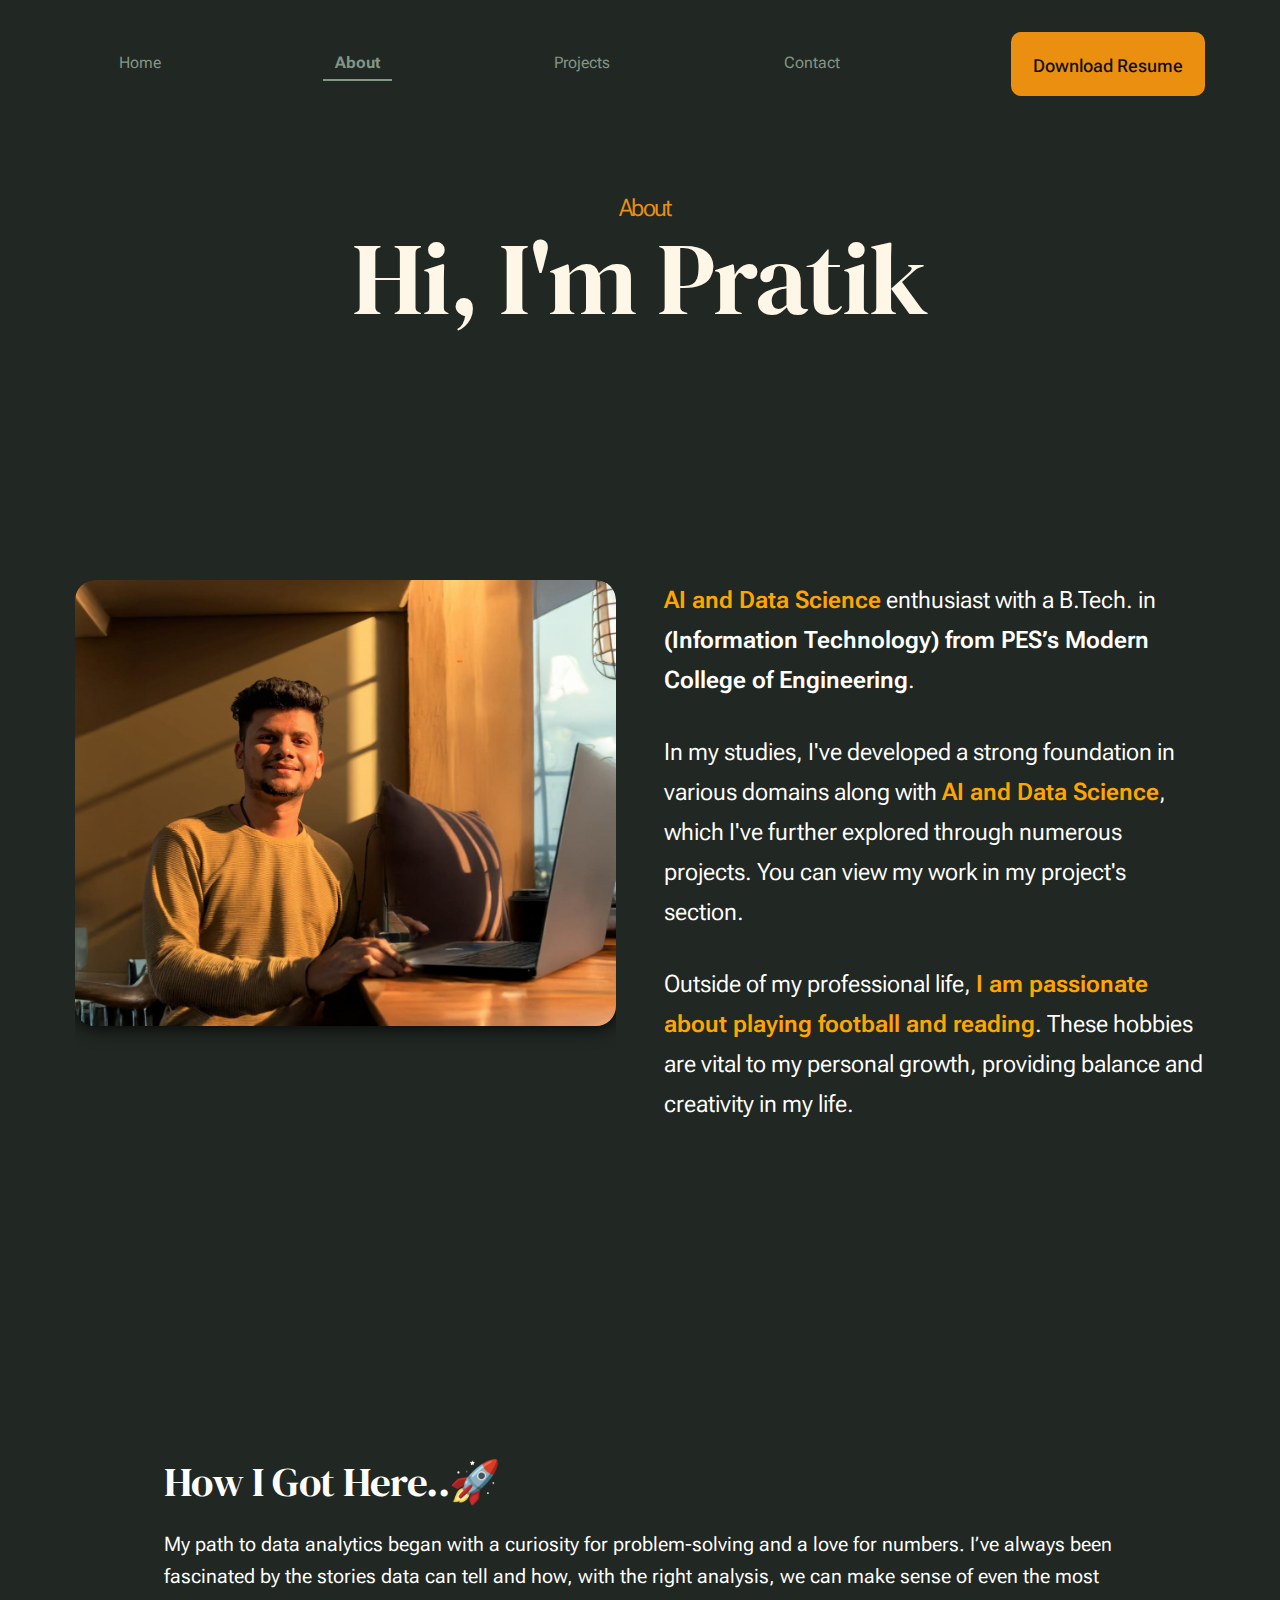
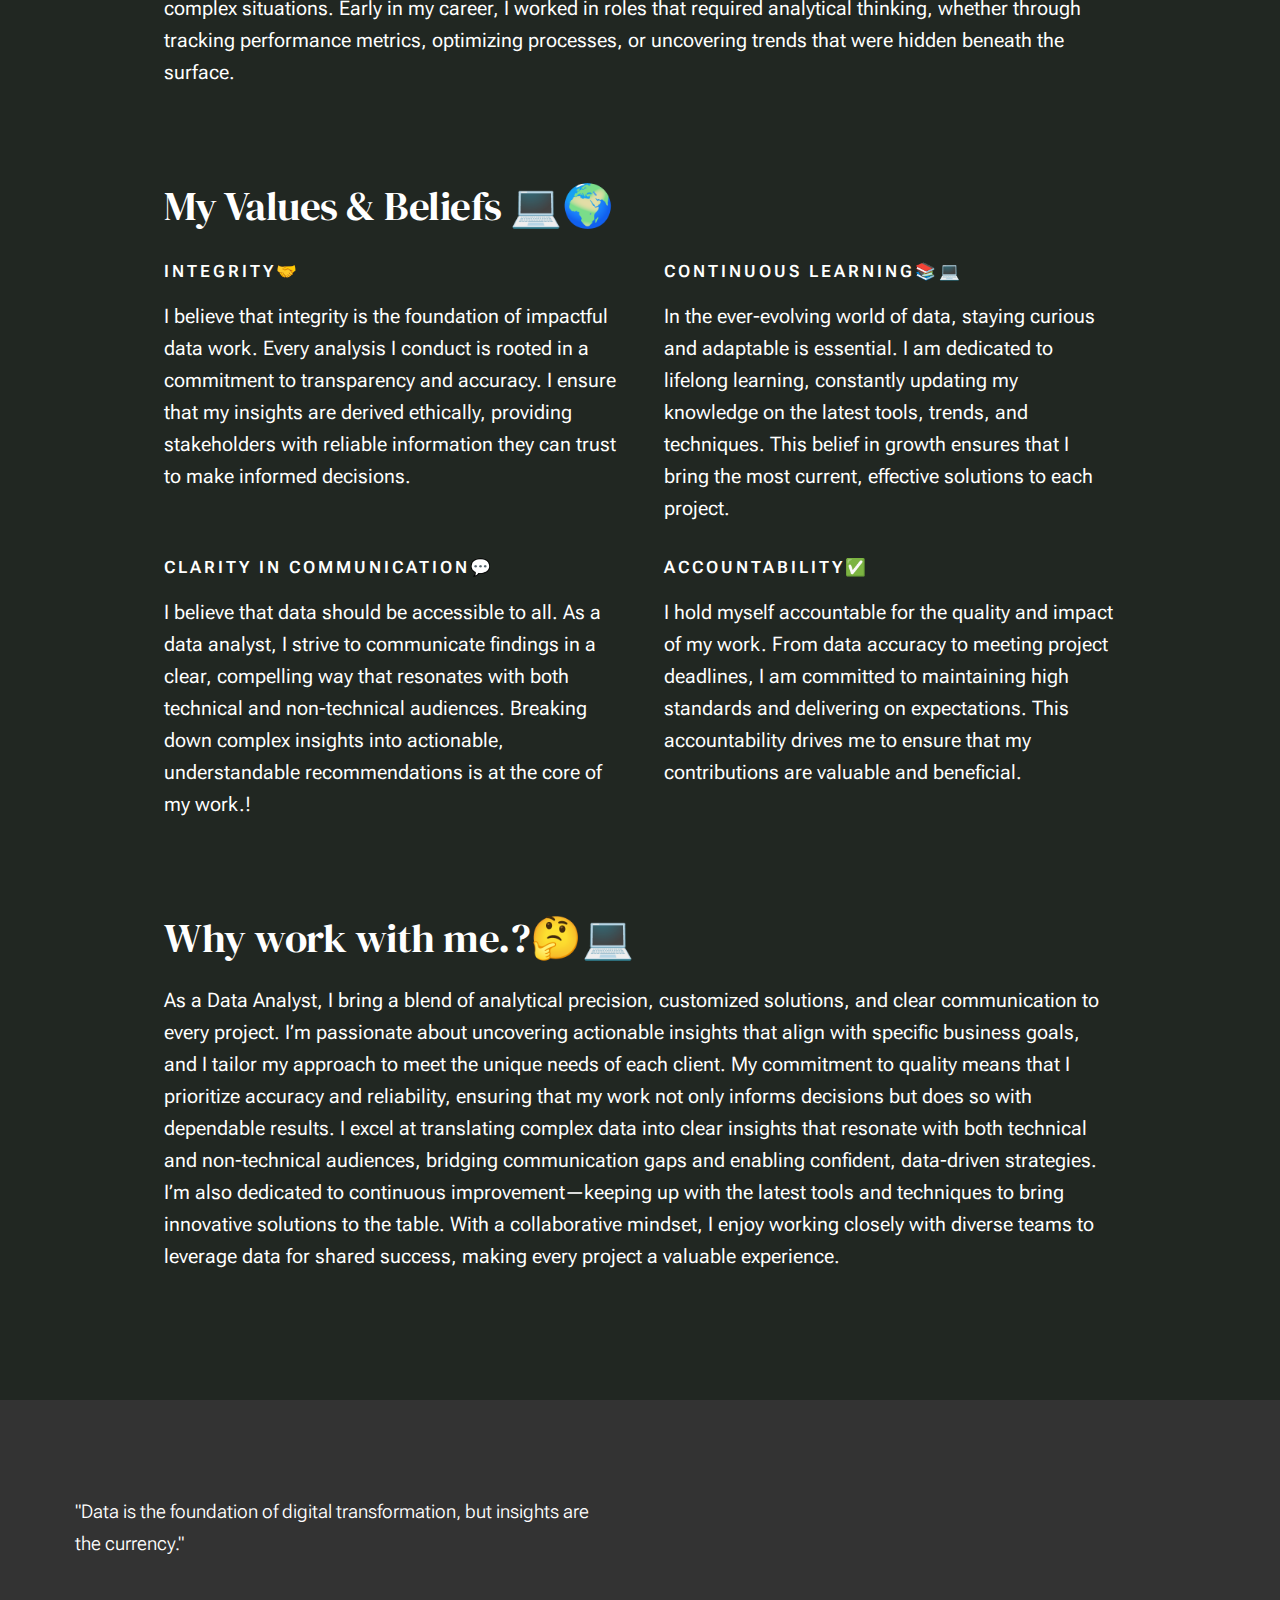
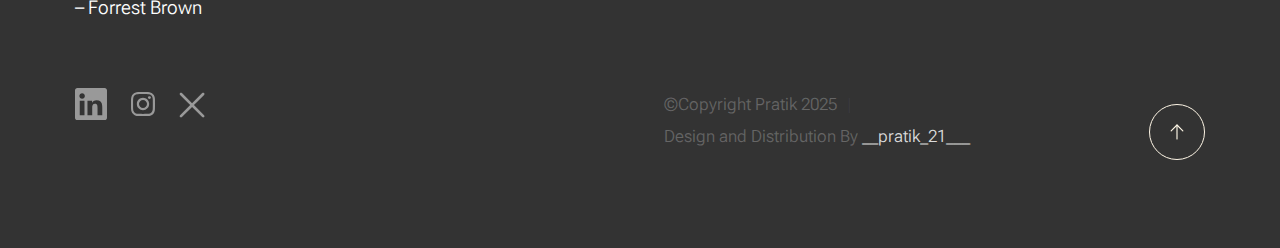
<file: about.html>
<!DOCTYPE html>
<html lang="en" class="no-js" >
<head>

    <!--- basic page needs
    ================================================== -->
    <meta charset="utf-8">
    <meta name="viewport" content="width=device-width, initial-scale=1">
    <title>About - Pratik</title>

    <script>
        document.documentElement.classList.remove('no-js');
        document.documentElement.classList.add('js');
    </script>

    <!-- CSS
    ================================================== -->
    <link rel="stylesheet" href="css/vendor.css">
    <link rel="stylesheet" href="css/styles.css">

    <!-- favicons
    ================================================== -->
    <link rel="apple-touch-icon" sizes="180x180" href="apple-touch-icon.png">
    <link rel="icon" type="image/png" sizes="32x32" href="favicon-32x32.png">
    <link rel="icon" type="image/png" sizes="16x16" href="favicon-16x16.png">
    <link rel="manifest" href="site.webmanifest">

</head>


<body id="top">


    <!-- preloader
    ================================================== -->
    <div id="preloader">
        <div id="loader" class="dots-fade">
            <div></div>
            <div></div>
            <div></div>
        </div>
    </div>


    <!-- page wrap
    ================================================== -->
    <div id="page" class="s-pagewrap">


        <!-- # site header 
        ================================================== -->
        <header class="s-header">
            <!-- <div class="snowfall"></div>
            <style>
                .snowfall {
                    position: fixed;
                    top: 0;
                    left: 0;
                    width: 100%;
                    height: 100%;
                    pointer-events: none;
                    z-index: 9999;
                    background: transparent;
                    overflow: hidden;
                }
            
                .snowflake {
                    position: absolute;
                    top: -10px;
                    color: white; /* Snowflake color */
                    font-size: 24px; /* Base size */
                    pointer-events: none;
                    animation: fall linear infinite;
                    user-select: none; /* Prevent text selection */
                }
            
                @keyframes fall {
                    to {
                        transform: translateY(100vh);
                    }
                }
            </style>
            <script>
                document.addEventListener('DOMContentLoaded', function () {
                    const snowContainer = document.querySelector('.snowfall');
                    const snowflakeCharacters = ['❄', '❅', '❆']; // Different snowflake characters for variety
            
                    for (let i = 0; i < 100; i++) {
                        const snowflake = document.createElement('div');
                        snowflake.classList.add('snowflake');
                        snowflake.textContent = snowflakeCharacters[Math.floor(Math.random() * snowflakeCharacters.length)]; // Random snowflake character
                        snowflake.style.left = `${Math.random() * 100}vw`; // Random horizontal position
                        snowflake.style.animationDuration = `${Math.random() * 5 + 5}s`; // Random fall speed (5-10 seconds)
                        snowflake.style.animationDelay = `${Math.random() * 5}s`; // Random delay before starting
                        snowflake.style.fontSize = `${Math.random() * 20 + 10}px`; // Random size (10-30px)
                        snowflake.style.opacity = `${Math.random() * 0.7 + 0.3}`; // Random opacity (0.3-1)
                        snowflake.style.filter = `blur(${Math.random() * 2}px)`; // Slight blur for a more natural look
                        snowContainer.appendChild(snowflake);
                    }
                });
            </script> -->

            <div class="row s-header__inner width-sixteen-col">

                <div class="s-header__block">
                    <div class="s-header__logo">
                        <a class="logo" href="index.html">
                            <!-- <img src="images/logo.svg" alt="Homepage"> -->
                        </a>
                    </div>

                    <a class="s-header__menu-toggle" href="#0"><span>Menu</span></a>
                </div> <!-- end s-header__block -->

                <nav class="s-header__nav">
    
                    <ul class="s-header__menu-links" style="list-style: none; padding: 0;">
                        <li style="display: inline-block; margin-right: 150px;"><a href="index.html" style="text-decoration: none;">Home</a></li>
                        <li style="display: inline-block; margin-right: 150px;" class="active"><a href="about.html" style="text-decoration: none; font-weight: bold; border-bottom: 2px solid;">About</a></li>
                        <li style="display: inline-block; margin-right: 150px;"><a href="projects.html" style="text-decoration: none;">Projects</a></li>
                        <li style="display: inline-block; margin-right: 0;"><a href="contact.html" style="text-decoration: none;">Contact</a></li>
                    </ul>
                    <style>
                        .s-header__menu-links li a:hover {
                            text-decoration: underline; /* Simple underline on hover */
                            text-shadow: 0 0 10px rgba(255, 255, 255, 1); /* White glow effect */
                        }
                        </style>

                    <style>
                    .s-header__menu-links li a:hover {
                        text-decoration: underline; /* Simple underline on hover */
                    }
                    </style>
                    <style>
                    .s-header__menu-links li a:hover {
                        text-decoration: underline; /* Simple underline on hover */
                    }
                    </style>
                    
                    
                    <div class="s-header__contact">
                        <div class="s-header__contact">
                            <a href="https://drive.google.com/file/d/1UyCo1n63ZS_0uG_BxPFRbAB75mAkcD_A/view?usp=sharing" 
                            class="btn btn--primary s-header__contact-btn" 
                            download 
                            style="padding: 2px 20px; font-size: 18px; position: relative; z-index: 0; border-radius: 10px; text-decoration: none; color: #111; background: #ea8f10;" 
                            onclick="playSound(); triggerSparkles(event)">
                             Download Resume
                         </a>
                         
                         <audio id="buttonSound" src="click-sound.mp3"></audio>
                         
                         <script>
                             function playSound() {
                                 const sound = document.getElementById('buttonSound');
                                 sound.play();
                             }
                         
                             function triggerSparkles(event) {
                                 const button = event.currentTarget; // Get the button element
                                 const sparklesContainer = document.createElement('div');
                                 sparklesContainer.classList.add('sparkles');
                         
                                 // Position the sparkles container relative to the button
                                 const buttonRect = button.getBoundingClientRect();
                                 const spread = 20; // Spread distance in pixels
                                 sparklesContainer.style.position = 'absolute';
                                 sparklesContainer.style.top = `${buttonRect.top - spread}px`; // Spread above
                                 sparklesContainer.style.left = `${buttonRect.left - spread}px`; // Spread to the left
                                 sparklesContainer.style.width = `${buttonRect.width + spread * 2}px`; // Spread horizontally
                                 sparklesContainer.style.height = `${buttonRect.height + spread * 2}px`; // Spread vertically
                                 sparklesContainer.style.pointerEvents = 'none'; // Ensure sparkles don't interfere with clicks
                         
                                 for (let i = 0; i < 50; i++) { // Increase number of sparkles for a richer effect
                                     const sparkle = document.createElement('div');
                                     sparkle.classList.add('sparkle');
                                     sparkle.style.left = `${Math.random() * 100}%`;
                                     sparkle.style.top = `${Math.random() * 100}%`;
                                     sparkle.style.backgroundColor = `hsl(${Math.random() * 360}, 100%, 75%)`; // Colorful sparkles
                                     sparkle.style.animationDuration = `${Math.random() * 1 + 0.5}s`; // Randomize animation speed
                                     sparkle.style.animationDelay = `${Math.random() * 0.5}s`; // Randomize delay for a staggered effect
                                     sparklesContainer.appendChild(sparkle);
                                 }
                         
                                 document.body.appendChild(sparklesContainer);
                         
                                 setTimeout(() => {
                                     document.body.removeChild(sparklesContainer);
                                 }, 1500); // Remove after 1.5 seconds
                             }
                         </script>
                         
                         <style>
                             .sparkles {
                                 position: absolute;
                                 top: 0;
                                 left: 0;
                                 width: 100%;
                                 height: 100%;
                                 pointer-events: none;
                                 z-index: 10;
                                 opacity: 0;
                                 animation: sparkle 1.5s ease-out forwards;
                                 overflow: visible; /* Allow sparkles to spread beyond the container */
                             }
                         
                             @keyframes sparkle {
                                 0% {
                                     opacity: 1;
                                     transform: scale(0.5);
                                 }
                                 100% {
                                     opacity: 0;
                                     transform: scale(1.5);
                                 }
                             }
                         
                             .sparkle {
                                 position: absolute;
                                 width: 10px;
                                 height: 10px;
                                 background-color: #fff;
                                 border-radius: 50%;
                                 animation: sparkleEffect 1.5s ease-out infinite;
                                 opacity: 0.8;
                                 transform-origin: center;
                             }
                         
                             @keyframes sparkleEffect {
                                 0% {
                                     transform: translate(0, 0) scale(1) rotate(0deg);
                                     opacity: 1;
                                 }
                                 50% {
                                     transform: translate(20px, -20px) scale(1.5) rotate(180deg);
                                     opacity: 0.8;
                                 }
                                 100% {
                                     transform: translate(-20px, 20px) scale(2) rotate(360deg);
                                     opacity: 0;
                                 }
                             }
                         </style>
                            
                            <style>
                                .btn {
                                    position: relative;
                                    z-index: 0;
                                    border-radius: 10px;
                                    color: #fff;
                                    background: #111;
                                    text-decoration: none;
                                    transition: color 0.3s ease;
                                }
                            
                                .btn:before {
                                    content: '';
                                    background: linear-gradient(45deg, #ff0000, #ff7300, #fffb00, #48ff00, #00ffd5, #002bff, #7a00ff, #ff00c8, #ff0000);
                                    position: absolute;
                                    top: -2px;
                                    left: -2px;
                                    background-size: 400%;
                                    z-index: -1;
                                    filter: blur(5px);
                                    width: calc(100% + 4px);
                                    height: calc(100% + 4px);
                                    animation: glowing 20s linear infinite;
                                    opacity: 0;
                                    transition: opacity 0.3s ease-in-out;
                                    border-radius: 10px;
                                }
                            
                                .btn:active {
                                    color: #000;
                                }
                            
                                .btn:hover:before {
                                    opacity: 1;
                                }
                            
                                @keyframes glowing {
                                    0% { background-position: 0 0; }
                                    50% { background-position: 400% 0; }
                                    100% { background-position: 0 0; }
                                }
                            </style>                    </div> <!-- s-header__contact -->
    
                </nav> <!-- end s-header__nav -->

            </div> <!-- end s-header__inner -->

        </header> <!-- end s-header -->


        <!-- # site main content
        ================================================== -->
        <section id="content" class="s-content">

               <section class="s-pageheader pageheader">
                    <div class="row">
                        <div class="column xl-12">
                            <h1 class="page-title glow-effect-text">
                                <span class="page-title__small-type text-pretitle">About</span>
                                Hi, I'm Pratik
                            </h1>

                            <style>
                                .glow-effect-text {
                                    display: inline-block;
                                    position: relative;
                                    transition: text-shadow 0.3s ease-in-out;
                                
                                }

                                .glow-effect-text:hover {
                                    text-shadow: 0 0 10px rgba(255, 255, 255, 1); /* White glow effect */
                                }
                                .glow-effect-black {
                                    display: inline-block;
                                    position: relative;
                                    transition: text-shadow 0.3s ease-in-out;
                                }

                                .glow-effect-black:hover {
                                    text-shadow: 0 0 10px rgba(0, 0, 0, 1); /* Black glow effect */
                                }
                            </style>
                            
                        </div>
                    </div>
               </section> <!-- end pageheader --> 

            <section class="s-pagecontent pagecontent" style="background-color: #212722;">

                    <div class="row pageintro">
                        <div class="column xl-6 lg-12">
                            <div style="position: relative; display: inline-block; overflow: hidden; animation: move 5s linear infinite; border-radius: 20px;">
                                <img src="images/thumbs/about/about-1200.jpg" alt="Some inspiring words to describe yourself" 
                                     style="width: 100%; height: auto; position: relative; z-index: 1; filter: drop-shadow(0 0 10px black); animation: slide 5s linear infinite; border-radius: 20px;">
                            </div>
                            
                            <style>
                                @keyframes move {
                                    0% { transform: translate(0, 0); }
                                    50% { transform: translate(10px, 10px); }
                                    100% { transform: translate(0, 0); }
                                }
                            
                                @keyframes slide {
                                    0% { transform: translate(0, 0); }
                                    100% { transform: translate(0, 0); }
                                }
                            </style>
                                                    </div>
                        <div class="column xl-6 lg-12 u-flexitem-x-right">

                            <p class="lead" style="color: white;">
                                <strong style="color: orange;">AI and Data Science</strong> enthusiast with a B.Tech. in <strong style="color: #fff;">(Information Technology) from PES’s Modern College of Engineering</strong>.
                            </p>
                            
                            <p class="lead" style="color: white;">
                                In my studies, I've developed a strong foundation in various domains along with <strong style="color: orange;">AI and Data Science</strong>, which I've further explored through numerous projects. You can view my work in my project's section.
                            </p>
                            
                            <p class="lead" style="color: white;">
                                Outside of my professional life, <strong style="color: orange;">I am passionate about playing football and reading</strong>. These hobbies are vital to my personal growth, providing balance and creativity in my life.
                            </p>
                        </div>                       
                    </div> <!-- end pageintro -->   
                    
                    <!-- <div class="row pagemedia">
                        <d class="column xl-12">
                            <figure class="page-media">                                
                                <img src="images/thumbs/about/about-1200.jpg" 
                                     srcset="images/thumbs/about/about-2400.jpg 2400w, 
                                             images/thumbs/about/about-1200.jpg 1200w, 
                                             images/thumbs/about/about-600.jpg 600w" sizes="(max-width: 2400px) 100vw, 2400px" alt="">
                            </figure>
                        </d> -->
                    </div> <!-- end pagemedia -->

                    <section class="s-pagecontent pagecontent" style="background-color: #212722;">

                    <div class="row width-narrower pagemain">
                        <div class="column xl-12"> 

                            <h2 class="glow-effect-black" style="color: white;">How I Got Here..🚀</h2>
                            <style>
                                .glow-effect-black {
                                    display: inline-block;
                                    position: relative;
                                    transition: text-shadow 0.3s ease-in-out;
                                }

                                .glow-effect-black:hover {
                                    text-shadow: 0 0 10px rgba(0, 0, 0, 1); /* Black glow effect */
                                }
                            </style>
<p style="color: white;">
    My path to data analytics began with a curiosity for problem-solving and a love for numbers. I’ve always been fascinated by the stories data can tell and how, with the right analysis, we can make sense of even the most complex situations. Early in my career, I worked in roles that required analytical thinking, whether through tracking performance metrics, optimizing processes, or uncovering trends that were hidden beneath the surface.
</p>

                            <h2 class="u-add-bottom glow-effect-black" style="color: #fff;">My Values & Beliefs 💻🌍</h2>
                            <style>
                                .glow-effect-black {
                                    display: inline-block;
                                    position: relative;
                                    transition: text-shadow 0.3s ease-in-out;
                                }

                                .glow-effect-black:hover {
                                    text-shadow: 0 0 10px rgb(204, 195, 195); /* Black glow effect */
                                }
                            </style>

                            <div class="grid-list-items list-items">
                                <div class="grid-list-items__item list-items__item u-remove-bottom">
                                    <div class="list-items__item-header">
                                        <h6 class="list-items__item-small-title" style="color: white;" >Integrity🤝</h6>
                                    </div>
                                    <p style="color: white;">
                                        I believe that integrity is the foundation of impactful data work. Every analysis I conduct is rooted in a commitment to transparency and accuracy. I ensure that my insights are derived ethically, providing stakeholders with reliable information they can trust to make informed decisions.
                                    </p>
                                    
                                </div>
                                <div class="grid-list-items__item list-items__item u-remove-bottom">
                                    <div class="list-items__item-header">
                                        <h6 class="list-items__item-small-title"  style="color: white;" >Continuous Learning📚💻</h6>
                                    </div>
                                    <p style="color: white;">
                                        In the ever-evolving world of data, staying curious and adaptable is essential. I am dedicated to lifelong learning, constantly updating my knowledge on the latest tools, trends, and techniques. This belief in growth ensures that I bring the most current, effective solutions to each project.
                                    </p>
                                </div>
                                <div class="grid-list-items__item list-items__item u-remove-bottom">
                                    <div class="list-items__item-header">
                                        <h6 class="list-items__item-small-title"  style="color: white;" >Clarity in Communication💬</h6>
                                    </div>
                                    <p style="color: white;">
                                        I believe that data should be accessible to all. As a data analyst, I strive to communicate findings in a clear, compelling way that resonates with both technical and non-technical audiences. Breaking down complex insights into actionable, understandable recommendations is at the core of my work.!
                                    </p>
                                </div>
                                <div class="grid-list-items__item list-items__item u-remove-bottom">
                                    <div class="list-items__item-header">
                                        <h6 class="list-items__item-small-title"  style="color: white;" >Accountability✅</h6>
                                    </div>
                                    <p style="color: white;">
                                        I hold myself accountable for the quality and impact of my work. From data accuracy to meeting project deadlines, I am committed to maintaining high standards and delivering on expectations. This accountability drives me to ensure that my contributions are valuable and beneficial.
                                    </p>
                                </div>
                            </div> <!--grid-list-items -->

                            <h2 class="glow-effect-black"  style="color: white;" >Why work with me.?🤔💻</h2>
                            <p style="color: white;">
                                As a Data Analyst, I bring a blend of analytical precision, customized solutions, and clear communication to every project. I’m passionate about uncovering actionable insights that align with specific business goals, and I tailor my approach to meet the unique needs of each client. My commitment to quality means that I prioritize accuracy and reliability, ensuring that my work not only informs decisions but does so with dependable results. I excel at translating complex data into clear insights that resonate with both technical and non-technical audiences, bridging communication gaps and enabling confident, data-driven strategies. I’m also dedicated to continuous improvement—keeping up with the latest tools and techniques to bring innovative solutions to the table. With a collaborative mindset, I enjoy working closely with diverse teams to leverage data for shared success, making every project a valuable experience.
                            </p>

                            <!-- <p>
                            Quibusdam quis autem voluptatibus earum vel ex error ea magni. Rerum quam quos. Aut asperiores sit mollitia. Rem neque et voluptatem 
                            eos quia sed eligendi et. Eaque velit eligendi ut magnam. Cumque ducimus laborum doloribus facere maxime vel earum quidem enim suscipit. 
                            Numquam, corporis accusamus commodi saepe nostrum nesciunt nisi rem necessitatibus unde laboriosam molestias, quam ipsa voluptatum sed 
                            ex cumque facilis assumenda maiores tempore reiciendis enim accusantium?
                            </p>                    -->

                            <!-- <h2>A Few More Words About Myself</h2>
                            <p>
                            Lorem ipsum dolor sit amet consectetur adipisicing elit. Et assumenda debitis aut quidem ad voluptates quibusdam soluta temporibus, 
                            eveniet nobis tempore sunt, provident sapiente accusamus dignissimos voluptatum fugiat nulla dicta nihil molestiae aspernatur error in. 
                            Ut quo porro voluptatum delectus asperiores culpa non cum facere minima nesciunt assumenda, praesentium reprehenderit accusamus, quam 
                            repellat nobis nemo? Ut magnam unde culpa pariatur possimus sunt fugiat ea maxime praesentium eaque quo odio sed eligendi harum dolor, 
                            repellendus reprehenderit facere nihil quam. Saepe, magni.
                            </p> -->

                        </div> <!-- end grid-block-->
                    </div> <!-- end pagemain -->

               </section> <!-- pagecontent -->

               <!-- <section class="s-testimonials">

                    <div class="s-testimonials__header row row-x-center text-center">
                        <div class="column xl-8 lg-12">
        
                            <p class="text-pretitle">
                            Testimonials
                            </p>
                            <h3>
                            Reviews From Real Clients
                            </h3>                        
        
                        </div> -->

                                <div class="swiper-pagination"></div>


        <!-- # footer 
        ================================================== -->
        <footer class="s-footer" style="background-color: #333; color: #fff; position: relative; overflow: hidden;">
            <div class="row s-footer__content">
                <div class="column xl-6 lg-6 md-12 s-footer__block s-footer__about">                    
                    <!-- <h3>About Pratik</h3> -->
                    <p>
                        "Data is the foundation of digital transformation, but insights are the currency." 
                        
                    </p>               
                    <p>
                        – Forrest Brown
                    </p>               
                </div>       
                
                            <div class="mc-status"></div>
                        </form>
                    </div>
                </div>
            </div>    
            
            <div class="row s-footer__bottom">
                <div class="column xl-6 lg-12">
                    <ul class="s-footer__social social-list">
<!-- LinkedIn Icon -->
<a href="https://www.linkedin.com/in/your-linkedin-username" target="_blank" rel="noopener noreferrer" class="glow-effect">
    <svg width="24" height="24" viewBox="0 0 24 24" fill="black" xmlns="http://www.w3.org/2000/svg">
        <title>LinkedIn</title>
        <path d="M20.447,20.452h-3.555v-5.569c0-1.328-0.027-3.037-1.851-3.037c-1.853,0-2.137,1.445-2.137,2.939v5.667h-3.554V9.549h3.414 v1.496h0.049c0.476-0.898,1.637-1.85,3.369-1.85c3.603,0,4.269,2.37,4.269,5.455v6.302H20.447z M5.337,8.062 c-1.144,0-2.07-0.926-2.07-2.07c0-1.145,0.926-2.071,2.07-2.071c1.145,0,2.07,0.926,2.07,2.071 C7.407,7.136,6.482,8.062,5.337,8.062z M7.114,20.452H3.558V9.549h3.556V20.452z M22.225,0H1.771C0.792,0,0,0.771,0,1.729v20.542 c0,0.958,0.792,1.729,1.771,1.729h20.451c0.98,0,1.771-0.771,1.771-1.729V1.729C23.996,0.771,23.204,0,22.225,0z"></path>
    </svg>
    <span class="u-screen-reader-text">LinkedIn</span>
</a>

<!-- Space between LinkedIn and Instagram -->
<div style="margin-right: 20px;"></div>

<!-- Instagram Icon -->
<a href="https://www.instagram.com/__pratik_21___" target="_blank" class="glow-effect-instagram">
    <svg xmlns="http://www.w3.org/2000/svg" width="24" height="24" viewBox="0 0 24 24" fill="black">
        <title>Instagram</title>
        <path d="M11.999,7.377c-2.554,0-4.623,2.07-4.623,4.623c0,2.554,2.069,4.624,4.623,4.624c2.552,0,4.623-2.07,4.623-4.624C16.622,9.447,14.551,7.377,11.999,7.377z M11.999,15.004c-1.659,0-3.004-1.345-3.004-3.003c0-1.659,1.345-3.003,3.004-3.003s3.002,1.344,3.002,3.003C15.001,13.659,13.658,15.004,11.999,15.004z"></path>
        <circle cx="16.806" cy="7.207" r="1.078"></circle>
        <path d="M20.533,6.111c-0.469-1.209-1.424-2.165-2.633-2.632c-0.699-0.263-1.438-0.404-2.186-0.42c-0.963-0.042-1.268-0.054-3.71-0.054s-2.755,0-3.71,0.054C7.548,3.074,6.809,3.215,6.11,3.479C4.9,3.946,3.945,4.902,3.477,6.111c-0.263,0.7-0.404,1.438-0.419,2.186c-0.043,0.962-0.056,1.267-0.056,3.71c0,2.442,0,2.753,0.056,3.71c0.015,0.748,0.156,1.486,0.419,2.187c0.469,1.208,1.424,2.164,2.634,2.632c0.696,0.272,1.435,0.426,2.185,0.45c0.963,0.042,1.268,0.055,3.71,0.055s2.755,0,3.71-0.055c0.747-0.015,1.486-0.157,2.186-0.419c1.209-0.469,2.164-1.424,2.633-2.633c0.263-0.7,0.404-1.438,0.419-2.186c0.043-0.962,0.056-1.267,0.056-3.71s0-2.753-0.056-3.71C20.941,7.57,20.801,6.819,20.533,6.111z M19.315,15.643c-0.007,0.576-0.111,1.147-0.311,1.688c-0.305,0.787-0.926,1.409-1.712,1.711c-0.535,0.199-1.099,0.303-1.67,0.311c-0.95,0.044-1.218,0.055-3.654,0.055c-2.438,0-2.687,0-3.655-0.055c-0.569-0.007-1.135-0.112-1.669-0.311c-0.789-0.301-1.414-0.923-1.719-1.711c-0.196-0.534-0.302-1.099-0.311-1.669c-0.043-0.95-0.053-1.218-0.053-3.654c0-2.437,0-2.686,0.053-3.655c0.007-0.576,0.111-1.146,0.311-1.687c0.305-0.789,0.93-1.41,1.719-1.712c0.534-0.198,1.1-0.303,1.669-0.311c0.951-0.043,1.218-0.055,3.655-0.055c2.437,0,2.687,0,3.654,0.055c0.571,0.007,1.135,0.112,1.67,0.311c0.786,0.303,1.407,0.925,1.712,1.712c0.196,0.534,0.302,1.099,0.311,1.669c0.043,0.951,0.054,1.218,0.054,3.655c0,2.436,0,2.698-0.043,3.654H19.315z"></path>
    </svg>
    <span class="u-screen-reader-text">Instagram</span>
</a>

<!-- Space between Instagram and X.com -->
<div style="margin-right: 20px;"></div>

<!-- X.com Icon -->
<a href="https://x.com/your-x-username" target="_blank" rel="noopener noreferrer" class="glow-effect-x">
    <svg xmlns="http://www.w3.org/2000/svg" width="24" height="24" viewBox="0 0 24 24" fill="black">
        <title>X.com</title>
        <path d="M18.8,5.2l-7.6,7.6l7.6,7.6c0.4,0.4,0.4,1,0,1.4c-0.4,0.4-1,0.4-1.4,0l-7.6-7.6l-7.6,7.6c-0.4,0.4-1,0.4-1.4,0 c-0.4-0.4-0.4-1,0-1.4l7.6-7.6l-7.6-7.6c-0.4-0.4-0.4-1,0-1.4c0.4-0.4,1-0.4,1.4,0l7.6,7.6l7.6-7.6c0.4-0.4,1-0.4,1.4,0 C19.2,4.2,19.2,4.8,18.8,5.2z"></path>
    </svg>
    <span class="u-screen-reader-text">X.com</span>
</a>

<!-- Style for glow effect -->
<style>
    .glow-effect {
        display: inline-block;
        position: relative;
        transition: box-shadow 0.3s ease-in-out;
    }

    .glow-effect:hover {
        box-shadow: 0 0 15px 5px rgb(29, 134, 204);
    }

    .glow-effect-instagram {
        display: inline-block;
        position: relative;
        transition: box-shadow 0.3s ease-in-out;
    }

    .glow-effect-instagram:hover {
        box-shadow: 0 0 10px 5px rgb(204, 47, 120), 0 0 20px 10px rgba(235, 20, 38, 0.959);
    }

    .glow-effect-x {
        display: inline-block;
        position: relative;
        transition: box-shadow 0.3s ease-in-out;
    }

    .glow-effect-x:hover {
        box-shadow: 0 0 10px 5px rgb(0, 0, 0), 0 0 20px 10px rgba(0, 0, 0, 0.6);
    }
</style>
                        <!-- <li>
                            <a href="#0">
                                <svg xmlns="http://www.w3.org/2000/svg" width="24" height="24" viewBox="0 0 24 24" style="fill: rgba(0, 0, 0, 1);transform: ;msFilter:;"><path d="M20.66 6.98a9.932 9.932 0 0 0-3.641-3.64C15.486 2.447 13.813 2 12 2s-3.486.447-5.02 1.34c-1.533.893-2.747 2.107-3.64 3.64S2 10.187 2 12s.446 3.487 1.34 5.02a9.924 9.924 0 0 0 3.641 3.64C8.514 21.553 10.187 22 12 22s3.486-.447 5.02-1.34a9.932 9.932 0 0 0 3.641-3.64C21.554 15.487 22 13.813 22 12s-.446-3.487-1.34-5.02zM12 3.66c2 0 3.772.64 5.32 1.919-.92 1.174-2.286 2.14-4.1 2.9-1.002-1.813-2.088-3.327-3.261-4.54A7.715 7.715 0 0 1 12 3.66zM5.51 6.8a8.116 8.116 0 0 1 2.711-2.22c1.212 1.201 2.325 2.7 3.34 4.5-2 .6-4.114.9-6.341.9-.573 0-1.006-.013-1.3-.04A8.549 8.549 0 0 1 5.51 6.8zM3.66 12c0-.054.003-.12.01-.2.007-.08.01-.146.01-.2.254.014.641.02 1.161.02 2.666 0 5.146-.367 7.439-1.1.187.373.381.793.58 1.26-1.32.293-2.674 1.006-4.061 2.14S6.4 16.247 5.76 17.5c-1.4-1.587-2.1-3.42-2.1-5.5zM12 20.34c-1.894 0-3.594-.587-5.101-1.759.601-1.187 1.524-2.322 2.771-3.401 1.246-1.08 2.483-1.753 3.71-2.02a29.441 29.441 0 0 1 1.56 6.62 8.166 8.166 0 0 1-2.94.56zm7.08-3.96a8.351 8.351 0 0 1-2.58 2.621c-.24-2.08-.7-4.107-1.379-6.081.932-.066 1.765-.1 2.5-.1.799 0 1.686.034 2.659.1a8.098 8.098 0 0 1-1.2 3.46zm-1.24-5c-1.16 0-2.233.047-3.22.14a27.053 27.053 0 0 0-.68-1.62c2.066-.906 3.532-2.006 4.399-3.3 1.2 1.414 1.854 3.027 1.96 4.84-.812-.04-1.632-.06-2.459-.06z"></path></svg>
                                <span class="u-screen-reader-text">Dribbble</span>
                            </a>
                        </li> -->
                    </ul> <!-- end s-footer__social -->
                </div>
                <div class="column xl-6 lg-12">
                    <p class="ss-copyright">
                        <span>©Copyright Pratik 2025</span> 
                        <span>Design and Distribution By <a href="https://www.instagram.com/__pratik_21___">__pratik_21___</a> </span>
                    </p>
                </div>

                <div class="ss-go-top">
                    <a class="smoothscroll" title="Back to Top" href="#top">
                        <svg xmlns="http://www.w3.org/2000/svg" viewBox="0 0 24 24" width="36" height="36" fill="none" stroke="#ffffff" stroke-width="1" stroke-linecap="round" stroke-linejoin="round">&lt;!--!  Atomicons Free 1.00 by @atisalab License - https://atomicons.com/license/ (Icons: CC BY 4.0) Copyright 2021 Atomicons --&gt;<polyline points="17 11 12 6 7 11"></polyline><line x1="12" y1="18" x2="12" y2="6"></line></svg>
                    </a>
                </div> <!-- end ss-go-top -->
            </div>
            
        </footer> <!-- end s-footer -->

    </div> <!-- end page-wrap -->

    <!-- Java Script
    ================================================== -->
    <script src="js/plugins.js"></script>
    <script src="js/main.js"></script>

</body>
</html>
</file>
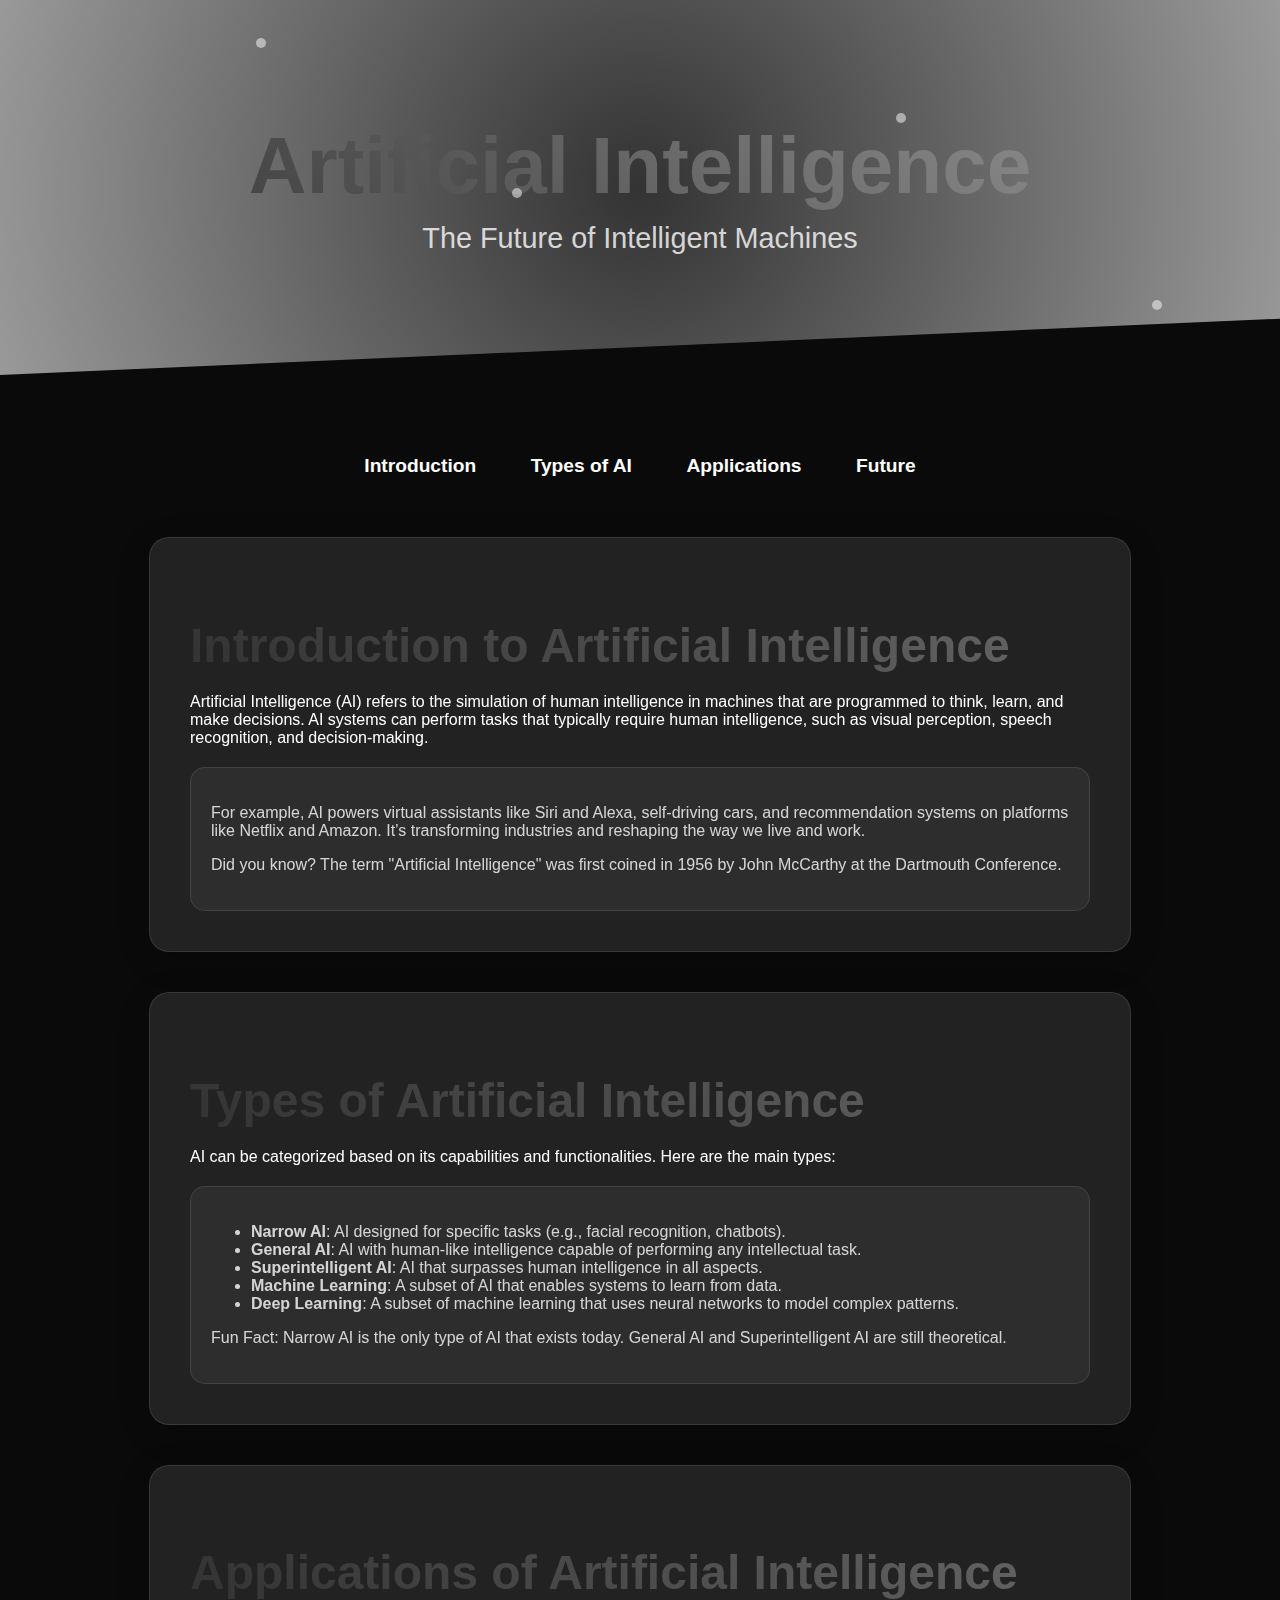
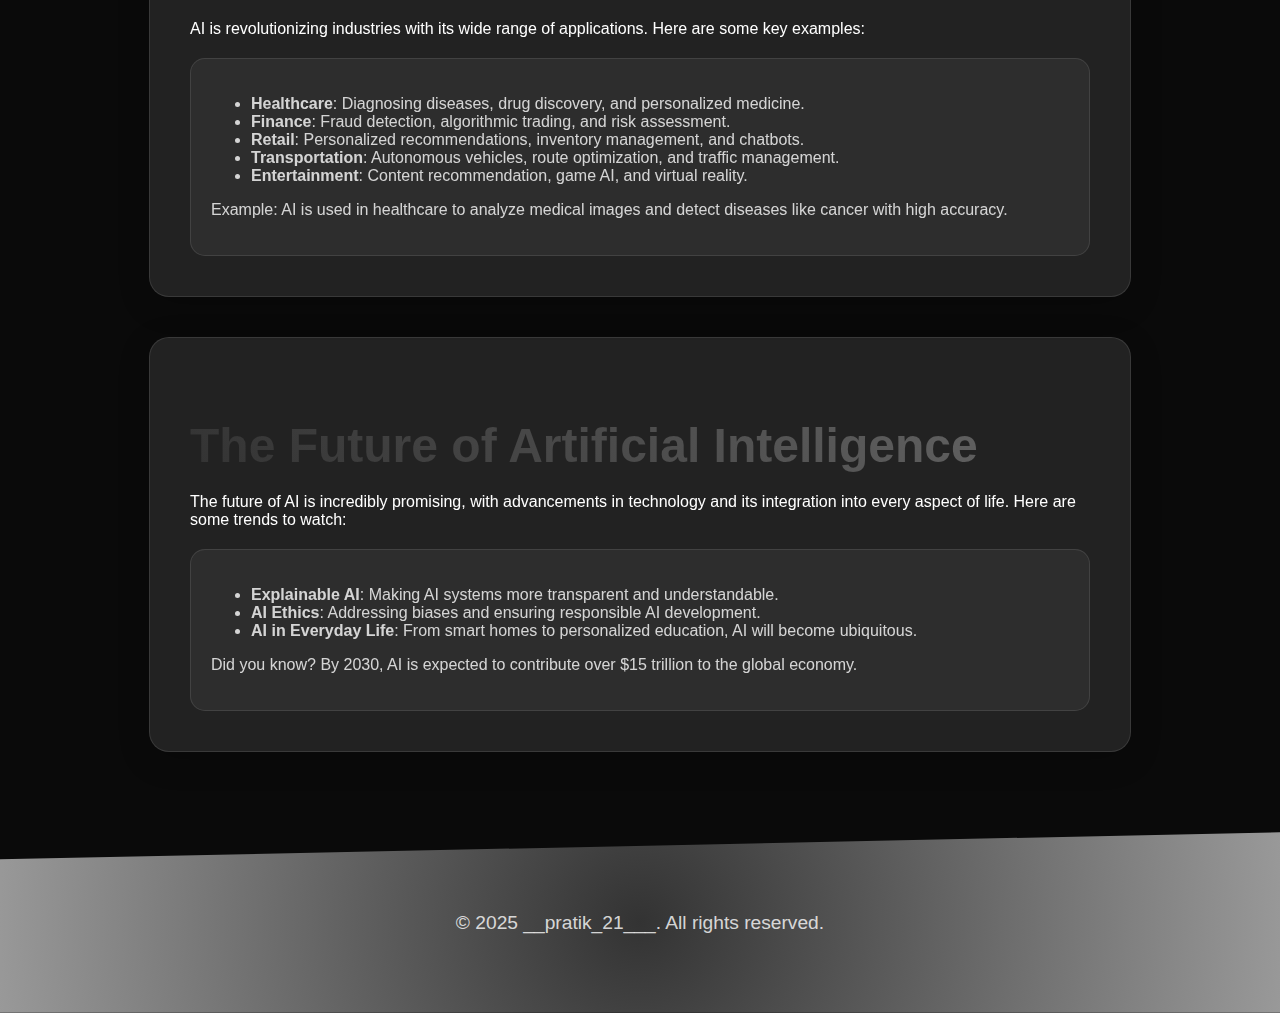
<file: Artificial_Intelegence.html>
<!DOCTYPE html>
<html lang="en">
<head>
    <meta charset="UTF-8">
    <meta name="viewport" content="width=device-width, initial-scale=1.0">
    <title>Artificial Intelligence - Award-Winning Blog</title>
    <style>
        /* Global Styles */
        body {
            background-color: #0a0a0a;
            color: #fff;
            font-family: 'Poppins', sans-serif;
            margin: 0;
            padding: 0;
            overflow-x: hidden;
        }

        /* Header */
        .award-header {
            text-align: center;
            padding: 120px 20px;
            background: radial-gradient(circle, #333, #666, #999);
            clip-path: polygon(0 0, 100% 0, 100% 85%, 0 100%);
            margin-bottom: 80px;
            position: relative;
            overflow: hidden;
        }

        .award-header h1 {
            font-size: 5rem;
            margin: 0;
            background: linear-gradient(45deg, #333, #666, #999);
            -webkit-background-clip: text;
            -webkit-text-fill-color: transparent;
            animation: float 3s ease-in-out infinite;
        }

        .award-header .subtitle {
            font-size: 1.8rem;
            margin: 10px 0 0;
            color: rgba(255, 255, 255, 0.8);
            animation: fadeIn 2s ease-in-out;
        }

        /* Navigation */
        .award-nav {
            text-align: center;
            margin-bottom: 60px;
        }

        .award-nav ul {
            list-style: none;
            padding: 0;
        }

        .award-nav ul li {
            display: inline;
            margin: 0 25px;
        }

        .award-nav ul li a {
            text-decoration: none;
            color: #fff;
            font-size: 1.2rem;
            font-weight: bold;
            position: relative;
            transition: color 0.3s ease;
        }

        .award-nav ul li a::after {
            content: '';
            position: absolute;
            width: 100%;
            height: 2px;
            background: linear-gradient(45deg, #333, #666);
            bottom: -5px;
            left: 0;
            transform: scaleX(0);
            transform-origin: right;
            transition: transform 0.3s ease;
        }

        .award-nav ul li a:hover::after {
            transform: scaleX(1);
            transform-origin: left;
        }

        /* Sections */
        .award-section {
            padding: 40px;
            margin: 40px auto;
            max-width: 900px;
            background: rgba(255, 255, 255, 0.1);
            border-radius: 20px;
            backdrop-filter: blur(10px);
            border: 1px solid rgba(255, 255, 255, 0.1);
            box-shadow: 0 8px 32px rgba(0, 0, 0, 0.2);
            transition: transform 0.5s ease, box-shadow 0.5s ease;
        }

        .award-section:hover {
            transform: translateY(-10px) scale(1.02);
            box-shadow: 0 12px 40px rgba(0, 0, 0, 0.4);
        }

        .award-section h2 {
            font-size: 3rem;
            margin-bottom: 20px;
            background: linear-gradient(45deg, #333, #666);
            -webkit-background-clip: text;
            -webkit-text-fill-color: transparent;
        }

        .award-card {
            background: rgba(255, 255, 255, 0.05);
            padding: 20px;
            border-radius: 15px;
            margin-top: 20px;
            border: 1px solid rgba(255, 255, 255, 0.1);
        }

        .award-card p, .award-card ul {
            color: rgba(255, 255, 255, 0.8);
        }

        /* Footer */
        .award-footer {
            text-align: center;
            padding: 60px 20px;
            background: radial-gradient(circle, #333, #666, #999);
            margin-top: 80px;
            clip-path: polygon(0 15%, 100% 0, 100% 100%, 0 100%);
        }

        .award-footer p {
            font-size: 1.2rem;
            color: rgba(255, 255, 255, 0.8);
        }

        /* Animations */
        @keyframes float {
            0%, 100% {
                transform: translateY(0);
            }
            50% {
                transform: translateY(-10px);
            }
        }

        @keyframes fadeIn {
            from {
                opacity: 0;
            }
            to {
                opacity: 1;
            }
        }

        /* Background Particles */
        .particles {
            position: absolute;
            top: 0;
            left: 0;
            width: 100%;
            height: 100%;
            z-index: 0;
            overflow: hidden;
        }

        .particle {
            position: absolute;
            width: 10px;
            height: 10px;
            background: rgba(255, 255, 255, 0.5);
            border-radius: 50%;
            animation: floatParticle 5s infinite ease-in-out;
        }

        @keyframes floatParticle {
            0%, 100% {
                transform: translateY(0) translateX(0);
            }
            50% {
                transform: translateY(-20px) translateX(20px);
            }
        }
    </style>
</head>
<body>
    <header class="award-header">
        <div class="particles">
            <div class="particle" style="top: 10%; left: 20%;"></div>
            <div class="particle" style="top: 30%; left: 70%;"></div>
            <div class="particle" style="top: 50%; left: 40%;"></div>
            <div class="particle" style="top: 80%; left: 90%;"></div>
        </div>
        <h1>Artificial Intelligence</h1>
        <p class="subtitle">The Future of Intelligent Machines</p>
    </header>

    <nav class="award-nav">
        <ul>
            <li><a href="#intro">Introduction</a></li>
            <li><a href="#types">Types of AI</a></li>
            <li><a href="#applications">Applications</a></li>
            <li><a href="#future">Future</a></li>
        </ul>
    </nav>

    <main>
        <section id="intro" class="award-section">
            <h2>Introduction to Artificial Intelligence</h2>
            <p>Artificial Intelligence (AI) refers to the simulation of human intelligence in machines that are programmed to think, learn, and make decisions. AI systems can perform tasks that typically require human intelligence, such as visual perception, speech recognition, and decision-making.</p>
            <div class="award-card">
                <p>For example, AI powers virtual assistants like Siri and Alexa, self-driving cars, and recommendation systems on platforms like Netflix and Amazon. It’s transforming industries and reshaping the way we live and work.</p>
                <p>Did you know? The term "Artificial Intelligence" was first coined in 1956 by John McCarthy at the Dartmouth Conference.</p>
            </div>
        </section>

        <section id="types" class="award-section">
            <h2>Types of Artificial Intelligence</h2>
            <p>AI can be categorized based on its capabilities and functionalities. Here are the main types:</p>
            <div class="award-card">
                <ul>
                    <li><strong>Narrow AI</strong>: AI designed for specific tasks (e.g., facial recognition, chatbots).</li>
                    <li><strong>General AI</strong>: AI with human-like intelligence capable of performing any intellectual task.</li>
                    <li><strong>Superintelligent AI</strong>: AI that surpasses human intelligence in all aspects.</li>
                    <li><strong>Machine Learning</strong>: A subset of AI that enables systems to learn from data.</li>
                    <li><strong>Deep Learning</strong>: A subset of machine learning that uses neural networks to model complex patterns.</li>
                </ul>
                <p>Fun Fact: Narrow AI is the only type of AI that exists today. General AI and Superintelligent AI are still theoretical.</p>
            </div>
        </section>

        <section id="applications" class="award-section">
            <h2>Applications of Artificial Intelligence</h2>
            <p>AI is revolutionizing industries with its wide range of applications. Here are some key examples:</p>
            <div class="award-card">
                <ul>
                    <li><strong>Healthcare</strong>: Diagnosing diseases, drug discovery, and personalized medicine.</li>
                    <li><strong>Finance</strong>: Fraud detection, algorithmic trading, and risk assessment.</li>
                    <li><strong>Retail</strong>: Personalized recommendations, inventory management, and chatbots.</li>
                    <li><strong>Transportation</strong>: Autonomous vehicles, route optimization, and traffic management.</li>
                    <li><strong>Entertainment</strong>: Content recommendation, game AI, and virtual reality.</li>
                </ul>
                <p>Example: AI is used in healthcare to analyze medical images and detect diseases like cancer with high accuracy.</p>
            </div>
        </section>

        <section id="future" class="award-section">
            <h2>The Future of Artificial Intelligence</h2>
            <p>The future of AI is incredibly promising, with advancements in technology and its integration into every aspect of life. Here are some trends to watch:</p>
            <div class="award-card">
                <ul>
                    <li><strong>Explainable AI</strong>: Making AI systems more transparent and understandable.</li>
                    <li><strong>AI Ethics</strong>: Addressing biases and ensuring responsible AI development.</li>
                    <li><strong>AI in Everyday Life</strong>: From smart homes to personalized education, AI will become ubiquitous.</li>
                </ul>
                <p>Did you know? By 2030, AI is expected to contribute over $15 trillion to the global economy.</p>
            </div>
        </section>
    </main>

    <footer class="award-footer">
        <p>&copy; 2025 __pratik_21___. All rights reserved.</p>
    </footer>

    <script>
        // Add any interactive JavaScript here if needed
        document.addEventListener('DOMContentLoaded', () => {
            const sections = document.querySelectorAll('.award-section');

            sections.forEach(section => {
                section.addEventListener('mouseenter', () => {
                    section.style.transform = 'translateY(-10px) scale(1.02)';
                    section.style.boxShadow = '0 12px 40px rgba(0, 0, 0, 0.4)';
                });

                section.addEventListener('mouseleave', () => {
                    section.style.transform = 'translateY(0) scale(1)';
                    section.style.boxShadow = '0 8px 32px rgba(0, 0, 0, 0.2)';
                });
            });
        });
    </script>
</body>
</html>
</file>
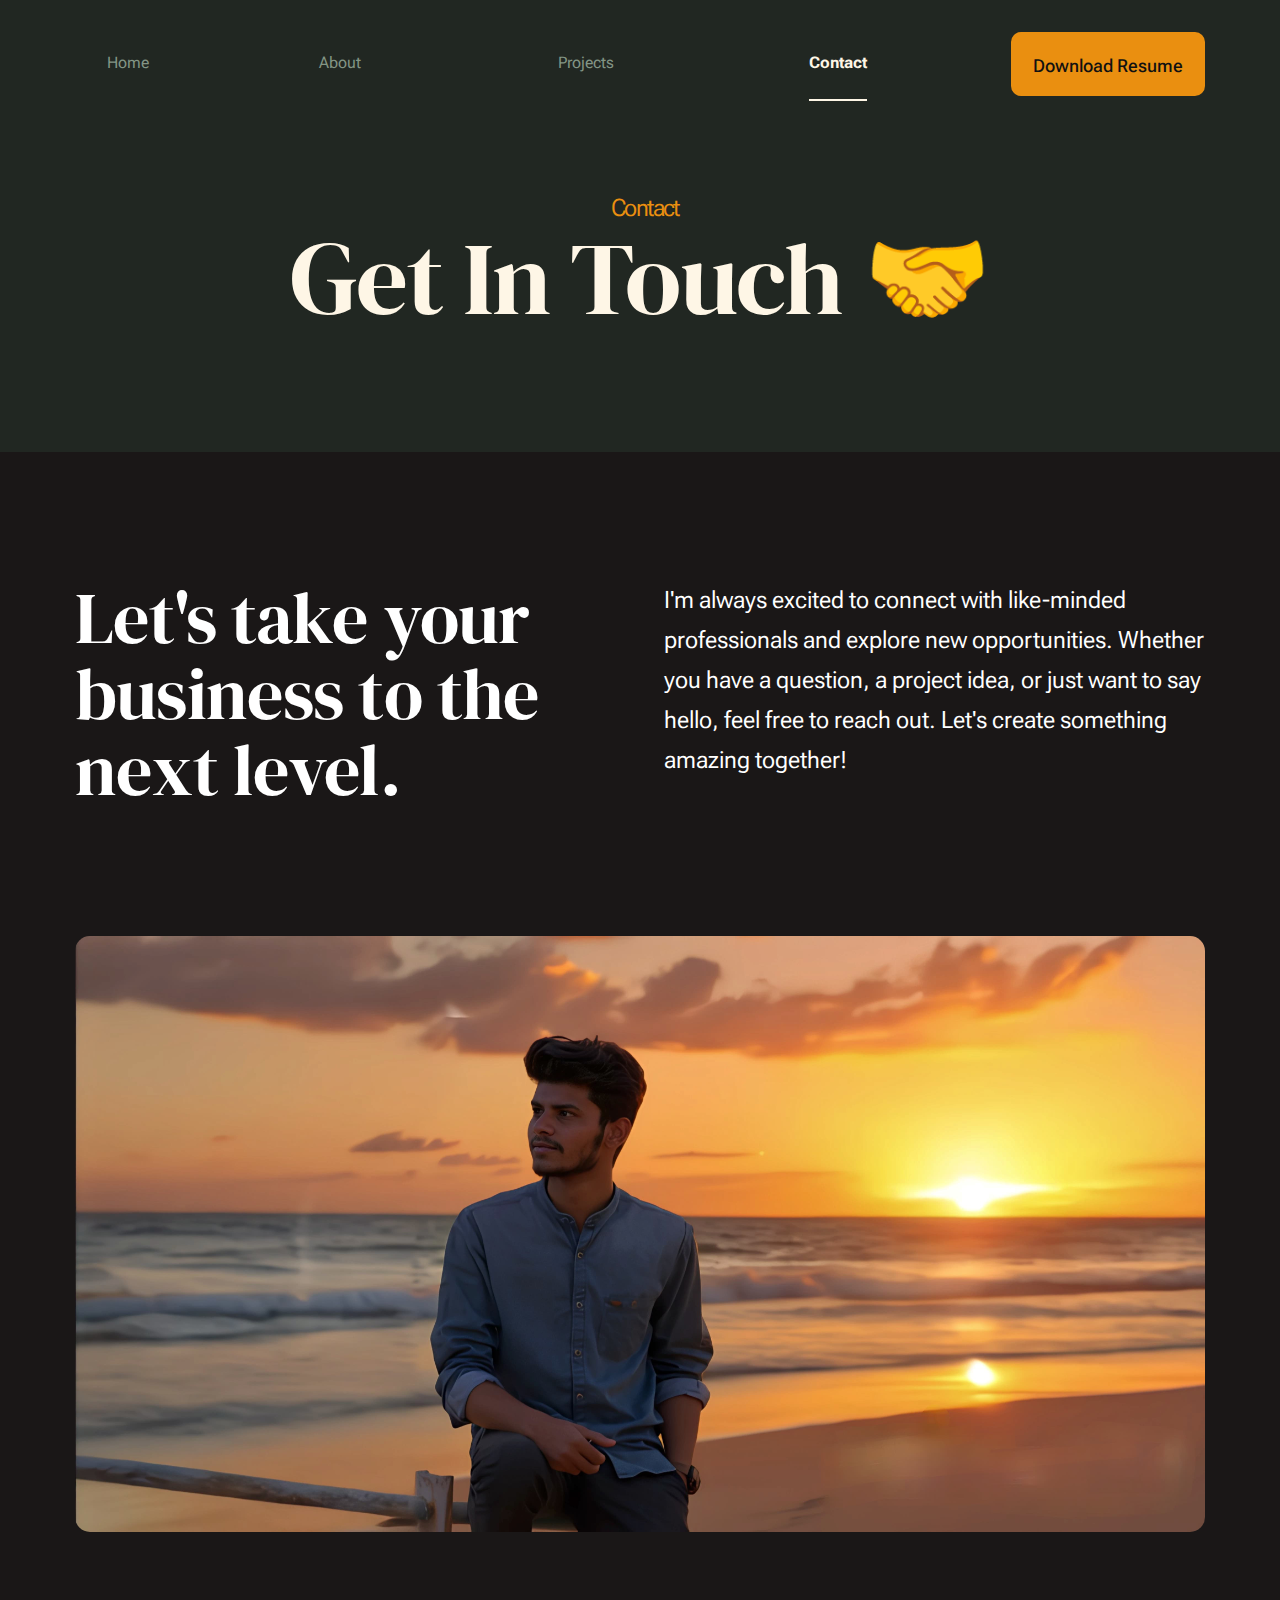
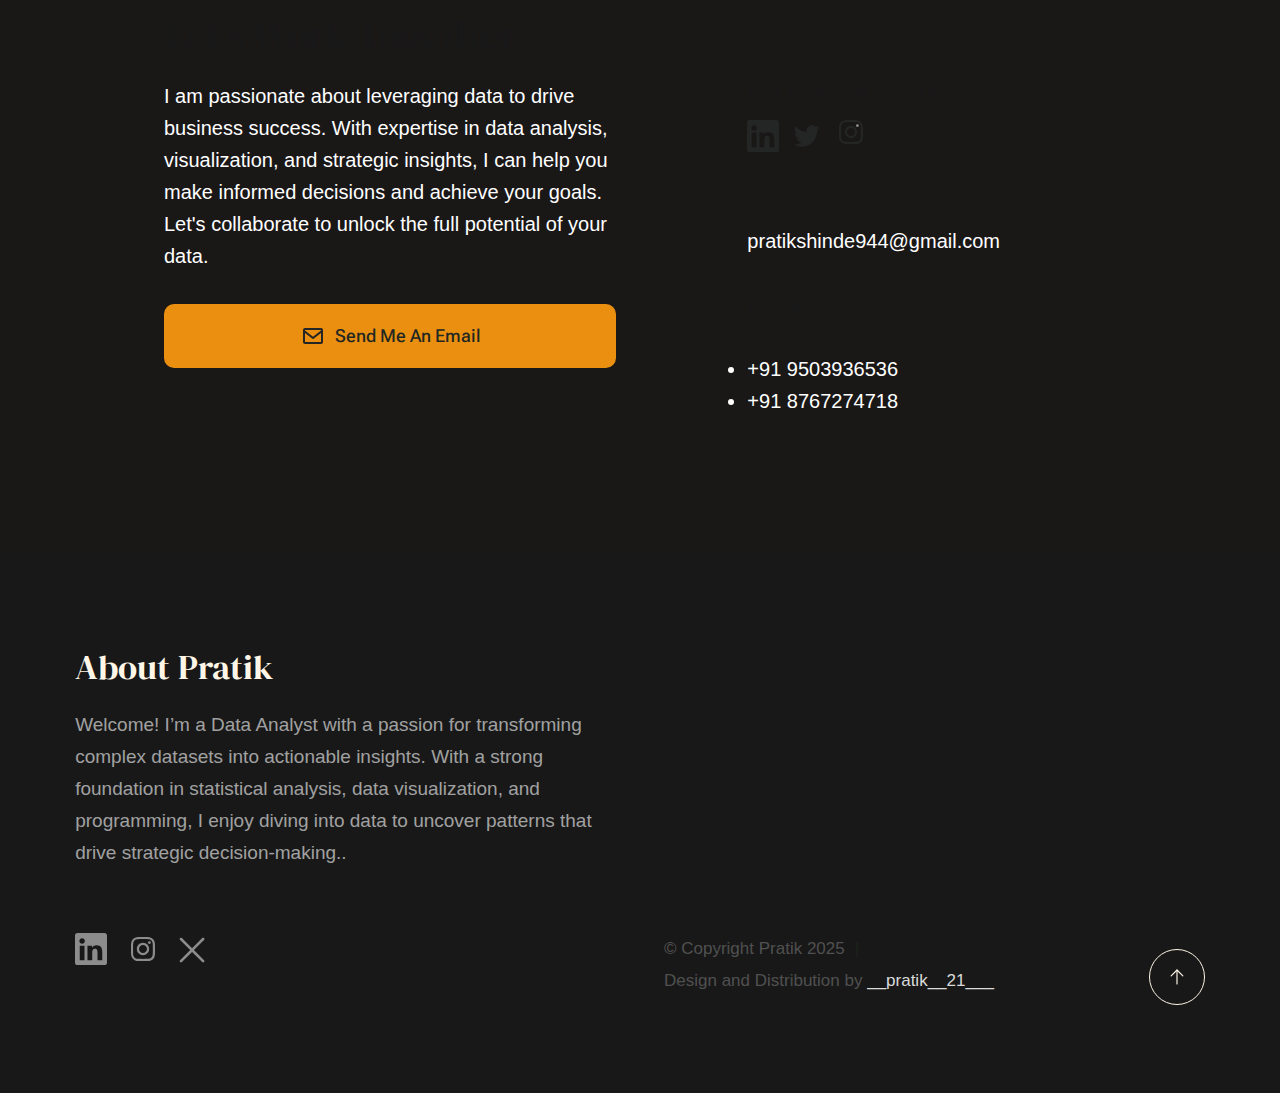
<file: contact.html>
<!DOCTYPE html>
<html lang="en" class="no-js" >
<head>

    <!--- basic page needs
    ================================================== -->
    <meta charset="utf-8">
    <meta name="viewport" content="width=device-width, initial-scale=1">
    <title>Contact - Pratik</title>

    <script>
        document.documentElement.classList.remove('no-js');
        document.documentElement.classList.add('js');
    </script>

    <!-- CSS
    ================================================== -->
    <link rel="stylesheet" href="css/vendor.css">
    <link rel="stylesheet" href="css/styles.css">

    <!-- favicons
    ================================================== -->
    <link rel="apple-touch-icon" sizes="180x180" href="apple-touch-icon.png">
    <link rel="icon" type="image/png" sizes="32x32" href="favicon-32x32.png">
    <link rel="icon" type="image/png" sizes="16x16" href="favicon-16x16.png">
    <link rel="manifest" href="site.webmanifest">

</head>


<body id="top">


    <!-- preloader
    ================================================== -->
    <div id="preloader">
        <div id="loader" class="dots-fade">
            <div></div>
            <div></div>
            <div></div>
        </div>
    </div>


    <!-- page wrap
    ================================================== -->
    <div id="page" class="s-pagewrap">


        <!-- # site header 
        ================================================== -->
        <header class="s-header">
            <!-- <div class="snowfall"></div>
<style>
    .snowfall {
        position: fixed;
        top: 0;
        left: 0;
        width: 100%;
        height: 100%;
        pointer-events: none;
        z-index: 9999;
        background: transparent;
        overflow: hidden;
    }

    .snowflake {
        position: absolute;
        top: -10px;
        color: white; /* Snowflake color */
        font-size: 24px; /* Base size */
        pointer-events: none;
        animation: fall linear infinite;
        user-select: none; /* Prevent text selection */
    }

    @keyframes fall {
        to {
            transform: translateY(100vh);
        }
    }
</style>
<script>
    document.addEventListener('DOMContentLoaded', function () {
        const snowContainer = document.querySelector('.snowfall');
        const snowflakeCharacters = ['❄', '❅', '❆']; // Different snowflake characters for variety

        for (let i = 0; i < 100; i++) {
            const snowflake = document.createElement('div');
            snowflake.classList.add('snowflake');
            snowflake.textContent = snowflakeCharacters[Math.floor(Math.random() * snowflakeCharacters.length)]; // Random snowflake character
            snowflake.style.left = `${Math.random() * 100}vw`; // Random horizontal position
            snowflake.style.animationDuration = `${Math.random() * 5 + 5}s`; // Random fall speed (5-10 seconds)
            snowflake.style.animationDelay = `${Math.random() * 5}s`; // Random delay before starting
            snowflake.style.fontSize = `${Math.random() * 20 + 10}px`; // Random size (10-30px)
            snowflake.style.opacity = `${Math.random() * 0.7 + 0.3}`; // Random opacity (0.3-1)
            snowflake.style.filter = `blur(${Math.random() * 2}px)`; // Slight blur for a more natural look
            snowContainer.appendChild(snowflake);
        }
    });
</script> -->
            <div class="row s-header__inner width-sixteen-col">

                <div class="s-header__block">
                    <div class="s-header__logo">
                        <a class="logo" href="index.html">
                            <!-- <img src="images/logo.svg" alt="Homepage"> -->
                        </a>
                    </div>

                    <a class="s-header__menu-toggle" href="#0"><span>Menu</span></a>
                </div> <!-- end s-header__block -->

                <nav class="s-header__nav">
                    <ul class="s-header__menu-links" style="list-style: none; padding: 0;">
                        <li style="display: inline-block; margin-right: 170px;"><a href="index.html">Home</a></li>
                        <li style="display: inline-block; margin-right: 197px;"><a href="about.html">About</a></li>
                        <li style="display: inline-block; margin-right: 195px;"><a href="projects.html">Projects</a></li>
                        <li style="display: inline-block; margin-right: 0;" class="current"><a href="contact.html">Contact</a></li> <!-- Marked as current -->
                    </ul>
                </nav>
                <style>
                    .s-header__menu-links li a:hover {
                        text-decoration: underline; /* Simple underline on hover */
                        text-shadow: 0 0 10px rgba(255, 255, 255, 1); /* White glow effect */
                    }
                    </style>
                <style>
                .s-header__menu-links li {
                    display: inline-block;
                }
                
                .s-header__menu-links li a {
                    text-decoration: none;
                    padding: 20px 0;
                }
                
                .s-header__menu-links li.current a {
                    font-weight: bold;
                    border-bottom: 2px solid;
                }
                </style>
                
                    
                    <div class="s-header__contact">
                        <a href="https://drive.google.com/file/d/1UyCo1n63ZS_0uG_BxPFRbAB75mAkcD_A/view?usp=sharing" 
                        class="btn btn--primary s-header__contact-btn" 
                        download 
                        style="padding: 2px 20px; font-size: 18px; position: relative; z-index: 0; border-radius: 10px; text-decoration: none; color: #111; background: #ea8f10;" 
                        onclick="playSound(); triggerSparkles(event)">
                         Download Resume
                     </a>
                     
                     <audio id="buttonSound" src="click-sound.mp3"></audio>
                     
                     <script>
                         function playSound() {
                             const sound = document.getElementById('buttonSound');
                             sound.play();
                         }
                     
                         function triggerSparkles(event) {
                             const button = event.currentTarget; // Get the button element
                             const sparklesContainer = document.createElement('div');
                             sparklesContainer.classList.add('sparkles');
                     
                             // Position the sparkles container relative to the button
                             const buttonRect = button.getBoundingClientRect();
                             const spread = 20; // Spread distance in pixels
                             sparklesContainer.style.position = 'absolute';
                             sparklesContainer.style.top = `${buttonRect.top - spread}px`; // Spread above
                             sparklesContainer.style.left = `${buttonRect.left - spread}px`; // Spread to the left
                             sparklesContainer.style.width = `${buttonRect.width + spread * 2}px`; // Spread horizontally
                             sparklesContainer.style.height = `${buttonRect.height + spread * 2}px`; // Spread vertically
                             sparklesContainer.style.pointerEvents = 'none'; // Ensure sparkles don't interfere with clicks
                     
                             for (let i = 0; i < 50; i++) { // Increase number of sparkles for a richer effect
                                 const sparkle = document.createElement('div');
                                 sparkle.classList.add('sparkle');
                                 sparkle.style.left = `${Math.random() * 100}%`;
                                 sparkle.style.top = `${Math.random() * 100}%`;
                                 sparkle.style.backgroundColor = `hsl(${Math.random() * 360}, 100%, 75%)`; // Colorful sparkles
                                 sparkle.style.animationDuration = `${Math.random() * 1 + 0.5}s`; // Randomize animation speed
                                 sparkle.style.animationDelay = `${Math.random() * 0.5}s`; // Randomize delay for a staggered effect
                                 sparklesContainer.appendChild(sparkle);
                             }
                     
                             document.body.appendChild(sparklesContainer);
                     
                             setTimeout(() => {
                                 document.body.removeChild(sparklesContainer);
                             }, 1500); // Remove after 1.5 seconds
                         }
                     </script>
                     
                     <style>
                         .sparkles {
                             position: absolute;
                             top: 0;
                             left: 0;
                             width: 100%;
                             height: 100%;
                             pointer-events: none;
                             z-index: 10;
                             opacity: 0;
                             animation: sparkle 1.5s ease-out forwards;
                             overflow: visible; /* Allow sparkles to spread beyond the container */
                         }
                     
                         @keyframes sparkle {
                             0% {
                                 opacity: 1;
                                 transform: scale(0.5);
                             }
                             100% {
                                 opacity: 0;
                                 transform: scale(1.5);
                             }
                         }
                     
                         .sparkle {
                             position: absolute;
                             width: 10px;
                             height: 10px;
                             background-color: #fff;
                             border-radius: 50%;
                             animation: sparkleEffect 1.5s ease-out infinite;
                             opacity: 0.8;
                             transform-origin: center;
                         }
                     
                         @keyframes sparkleEffect {
                             0% {
                                 transform: translate(0, 0) scale(1) rotate(0deg);
                                 opacity: 1;
                             }
                             50% {
                                 transform: translate(20px, -20px) scale(1.5) rotate(180deg);
                                 opacity: 0.8;
                             }
                             100% {
                                 transform: translate(-20px, 20px) scale(2) rotate(360deg);
                                 opacity: 0;
                             }
                         }
                     </style>
                        
                        <style>
                            .btn {
                                position: relative;
                                z-index: 0;
                                border-radius: 10px;
                                color: #fff;
                                background: #111;
                                text-decoration: none;
                                transition: color 0.3s ease;
                            }
                        
                            .btn:before {
                                content: '';
                                background: linear-gradient(45deg, #ff0000, #ff7300, #fffb00, #48ff00, #00ffd5, #002bff, #7a00ff, #ff00c8, #ff0000);
                                position: absolute;
                                top: -2px;
                                left: -2px;
                                background-size: 400%;
                                z-index: -1;
                                filter: blur(5px);
                                width: calc(100% + 4px);
                                height: calc(100% + 4px);
                                animation: glowing 20s linear infinite;
                                opacity: 0;
                                transition: opacity 0.3s ease-in-out;
                                border-radius: 10px;
                            }
                        
                            .btn:active {
                                color: #000;
                            }
                        
                            .btn:hover:before {
                                opacity: 1;
                            }
                        
                            @keyframes glowing {
                                0% { background-position: 0 0; }
                                50% { background-position: 400% 0; }
                                100% { background-position: 0 0; }
                            }
                        </style>
                                            </div> <!-- s-header__contact -->
    
                </nav> <!-- end s-header__nav -->

            </div> <!-- end s-header__inner -->
        </header> <!-- end s-header -->


        <!-- # site main content
        ================================================== -->
        <section id="content" class="s-content">

               <section class="s-pageheader pageheader">
                    <div class="row">
                        <div class="column xl-12">
                            <h1 class="page-title glow-effect-text">
                                <span class="page-title__small-type text-pretitle">Contact</span>
                                Get In Touch 🤝
                            </h1>                            
                            <style>
                                .glow-effect-text {
                                    transition: text-shadow 0.3s ease-in-out;
                                }

                                .glow-effect-text:hover {
                                    text-shadow: 0 0 10px rgba(255, 255, 255, 1); /* White glow effect */
                                }
                            </style>
                        </div>
                    </div>
               </section> <!--pageheader -->  

               <section class="s-pagecontent pagecontent">

                    <div class="row pageintro">
                        <div class="column xl-6 lg-12">
                            <h2 class="text-display-title">Let's take your business to the next level.</h2>
                        </div>
                        <div class="column xl-6 lg-12 u-flexitem-x-right">
                            <p class="lead">
                            I'm always excited to connect with like-minded professionals and explore new opportunities. Whether you have a question, a project idea, or just want to say hello, feel free to reach out. Let's create something amazing together!
                            </p>
                        </div>                       
                    </div> <!-- pageintro -->   
                    
                    <div class="row pagemedia">
                        <div class="column xl-12">
                            <figure class="page-media"></figure>
                                <img src="images/thumbs/contact/contact-600.jpg" 
                                     srcset="images/thumbs/contact/contact-1200.jpg 1200w, 
                                             images/thumbs/contact/contact-600.jpg 600w" sizes="(max-width: 1200px) 100vw, 1200px" alt="" class="glow-effect-image" style="max-width: 100%; height: auto; border-radius: 15px;">
                            </figure>
                        </div>

                        <style>

                            body {
                            font-family: Arial, sans-serif;
                            margin: 0;
                            padding: 0;
                            background-color: #1a1717;
                            color: white;}
                            
                            .text-display-title {
                                color: white;}

                            .background color {
                                background-color: #bdb0b0;
                            }
                            .glow-effect-image {
                                transition: box-shadow 0.3s ease-in-out;
                            }

                            .glow-effect-image:hover {
                                box-shadow: 0 0 15px 5px rgba(241, 130, 26, 0.75);
                            }
                        </style>
                    </div> <!-- pagemedia --> 

                    <div class="row width-narrower pagemain">
                        <div class="column xl-12">
                            <h2>Let's Work Together</h2>

                            <div class="row">
                                <div class="column xl-6 md-12 contact-cta">     
                                    <p>
                                    I am passionate about leveraging data to drive business success. With expertise in data analysis, visualization, and strategic insights, I can help you make informed decisions and achieve your goals. Let's collaborate to unlock the full potential of your data.
                                    </p>
        
                                    <a href="mailto:#0" class="btn btn--primary u-fullwidth contact-btn">
                                        <svg xmlns="http://www.w3.org/2000/svg" width="24" height="24" viewBox="0 0 24 24" style="fill: rgba(0, 0, 0, 1); transform: none;">
                                            <path d="M20 4H4c-1.103 0-2 .897-2 2v12c0 1.103.897 2 2 2h16c1.103 0 2-.897 2-2V6c0-1.103-.897-2-2-2zm0 2v.511l-8 6.223-8-6.222V6h16zM4 18V9.044l7.386 5.745a.994.994 0 0 0 1.228 0L20 9.044 20.002 18H4z"/>
                                          </svg>
                                             Send Me An Email
                                    </a>
                                </div> 
                                <div class="column xl-5 md-12 u-flexitem-x-right">

                                    <div class="contact-block">
                                        <h6>Follow On Social</h6>
                                        <ul class="contact-social social-list">
                                            <li>
                                                <a href="https://www.linkedin.com/in/your-linkedin-username" target="_blank" rel="noopener noreferrer">
                                                    <svg width="24" height="24" viewBox="0 0 24 24" fill="black" xmlns="http://www.w3.org/2000/svg">
                                                        <title>LinkedIn</title>
                                                        <path d="M20.447,20.452h-3.555v-5.569c0-1.328-0.027-3.037-1.851-3.037c-1.853,0-2.137,1.445-2.137,2.939v5.667h-3.554V9.549h3.414 v1.496h0.049c0.476-0.898,1.637-1.85,3.369-1.85c3.603,0,4.269,2.37,4.269,5.455v6.302H20.447z M5.337,8.062 c-1.144,0-2.07-0.926-2.07-2.07c0-1.145,0.926-2.071,2.07-2.071c1.145,0,2.07,0.926,2.07,2.071 C7.407,7.136,6.482,8.062,5.337,8.062z M7.114,20.452H3.558V9.549h3.556V20.452z M22.225,0H1.771C0.792,0,0,0.771,0,1.729v20.542 c0,0.958,0.792,1.729,1.771,1.729h20.451c0.98,0,1.771-0.771,1.771-1.729V1.729C23.996,0.771,23.204,0,22.225,0z"></path>
                                                    </svg>
                                                    <span class="u-screen-reader-text">LinkedIn</span>
                                                </a>
                                                
                                            </li>
                                            <li>
                                                <a href="https://twitter.com/your_username" target="_blank" rel="noopener noreferrer">
                                                    <svg xmlns="http://www.w3.org/2000/svg" width="24" height="24" viewBox="0 0 24 24" style="fill:rgba(0, 0, 0, 1); transform:none;">
                                                        <path d="M19.633,7.997c0.013,0.175,0.013,0.349,0.013,0.523c0,5.325-4.053,11.461-11.46,11.461c-2.282,0-4.402-0.661-6.186-1.809c0.324,0.037,0.636,0.05,0.973,0.05c1.883,0,3.616-0.636,5.001-1.721c-1.771-0.037-3.255-1.197-3.767-2.793c0.249,0.037,0.499,0.062,0.761,0.062c0.361,0,0.724-0.05,1.061-0.137c-1.847-0.374-3.23-1.995-3.23-3.953v-0.05c0.537,0.299,1.16,0.486,1.82,0.511C3.534,9.419,2.823,8.184,2.823,6.787c0-0.748,0.199-1.434,0.548-2.032c1.983,2.443,4.964,4.04,8.306,4.215c-0.062-0.3-0.1-0.611-0.1-0.923c0-2.22,1.796-4.028,4.028-4.028c1.16,0,2.207,0.486,2.943,1.272c0.91-0.175,1.782-0.512,2.556-0.973c-0.299,0.935-0.936,1.721-1.771,2.22c0.811-0.088,1.597-0.312,2.319-0.624C21.104,6.712,20.419,7.423,19.633,7.997z"/>
                                                    </svg>
                                                    <span class="u-screen-reader-text">Twitter</span>
                                                </a>
                                                
                                            </li>
                                            <li>
                                                <a href="https://www.instagram.com/__pratik_21___" target="_blank" rel="noopener noreferrer" style="color: white;"></a>
                                                    <svg xmlns="http://www.w3.org/2000/svg" width="24" height="24" viewBox="0 0 24 24" style="fill:rgba(0, 0, 0, 1); transform:none;">
                                                        <path d="M11.999,7.377c-2.554,0-4.623,2.07-4.623,4.623c0,2.554,2.069,4.624,4.623,4.624c2.552,0,4.623-2.07,4.623-4.624C16.622,9.447,14.551,7.377,11.999,7.377z M11.999,15.004c-1.659,0-3.004-1.345-3.004-3.003c0-1.659,1.345-3.003,3.004-3.003s3.002,1.344,3.002,3.003C15.001,13.659,13.658,15.004,11.999,15.004z"/>
                                                        <circle cx="16.806" cy="7.207" r="1.078"/>
                                                        <path d="M20.533,6.111c-0.469-1.209-1.424-2.165-2.633-2.632c-0.699-0.263-1.438-0.404-2.186-0.42c-0.963-0.042-1.268-0.054-3.71-0.054s-2.755,0-3.71,0.054C7.548,3.074,6.809,3.215,6.11,3.479C4.9,3.946,3.945,4.902,3.477,6.111c-0.263,0.7-0.404,1.438-0.419,2.186c-0.043,0.962-0.056,1.267-0.056,3.71c0,2.442,0,2.753,0.056,3.71c0.015,0.748,0.156,1.486,0.419,2.187c0.469,1.208,1.424,2.164,2.634,2.632c0.696,0.272,1.435,0.426,2.185,0.45c0.963,0.042,1.268,0.055,3.71,0.055s2.755,0,3.71-0.055c0.747-0.015,1.486-0.157,2.186-0.419c1.209-0.469,2.164-1.424,2.633-2.633c0.263-0.7,0.404-1.438,0.419-2.186c0.043-0.962,0.056-1.267,0.056-3.71s0-2.753-0.056-3.71C20.941,7.57,20.801,6.819,20.533,6.111z M19.315,15.643c-0.007,0.576-0.111,1.147-0.311,1.688c-0.305,0.787-0.926,1.409-1.712,1.711c-0.535,0.199-1.099,0.303-1.67,0.311c-0.95,0.044-1.218,0.055-3.654,0.055c-2.438,0-2.687,0-3.655-0.055c-0.569-0.007-1.135-0.112-1.669-0.311c-0.789-0.301-1.414-0.923-1.719-1.711c-0.196-0.534-0.302-1.099-0.311-1.669c-0.043-0.95-0.053-1.218-0.053-3.654c0-2.437,0-2.686,0.053-3.655c0.007-0.576,0.111-1.146,0.311-1.687c0.305-0.789,0.93-1.41,1.719-1.712c0.534-0.198,1.1-0.303,1.669-0.311c0.951-0.043,1.218-0.055,3.655-0.055c2.437,0,2.687,0,3.654,0.055c0.571,0.007,1.135,0.112,1.67,0.311c0.786,0.303,1.407,0.925,1.712,1.712c0.196,0.534,0.302,1.099,0.311,1.669c0.043,0.951,0.054,1.218,0.054,3.655c0,2.436,0,2.698-0.043,3.654H19.315z"/>
                                                    </svg>
                                                    <span class="u-screen-reader-text">Instagram</span>
                                                </a>
                                                
                                            </li>
                                            <!-- <li>
                                                <a href="#0">
                                                    <span class="u-screen-reader-text">Dribbble</span>
                                                </a>
                                            </li> -->
                                        </ul> <!-- end s-footer__social -->
                                    </div>

                                    <div class="contact-block">
                                        <h6>Email</h6>
                                        <a href="mailto:#0" style="color: white;">pratikshinde944@gmail.com</a>
                                    </div>

                                    <div class="contact-block">
                                        <h6>Phone</h6>
                                        <ul class="contact-list" style="color: white;"></ul>
                                            <li><a href="tel:197-543-2345" style="color: white;">+91 9503936536</a></li>
                                            <li><a href="tel:197-123-9876" style="color: white;">+91 8767274718</a></li>
                                        </ul>
                                    </div>

                                </div>
                            </div>
                        </div>                        
                    </div> <!-- end pagemain -->

               </section> <!-- pagecontent -->

               <!-- <section class="s-testimonials">

                    <div class="s-testimonials__header row row-x-center text-center">
                        <div class="column xl-8 lg-12">
        
                            <p class="text-pretitle">
                            Testimonials
                            </p>
                            <h3>
                            Reviews From Real Clients
                            </h3>                        
        
                        </div> -->
                    </div> <!--end s-testimonials__header -->

                    <!-- <div class="row s-testimonials__content">
                        <div class="column xl-12 testimonials">

                            <div class="swiper-container testimonials__slider page-slider"> -->
<!-- 
                                <div class="swiper-wrapper">
                                    <div class="testimonials__slide swiper-slide">
                                        <p>
                                        Molestiae incidunt consequatur quis ipsa autem nam sit enim magni. Voluptas tempore rem. 
                                        Explicabo a quaerat sint autem dolore ducimus ut consequatur neque. Nisi dolores quaerat fuga rem nihil nostrum.
                                        Laudantium quia consequatur molestias.
                                        </p> -->
                                        <!-- <div class="testimonials__author">
                                            <img src="images/avatars/user-01.jpg" alt="Author image" class="testimonials__avatar">
                                            <cite class="testimonials__cite">
                                                <strong>John Rockefeller</strong>
                                                <span>Standard Oil Co.</span>
                                            </cite>
                                        </div>
                                    </div> -->
                                    <!-- <div class="testimonials__slide swiper-slide">
                                        <p>
                                        Voluptas tempore rem. Molestiae incidunt consequatur quis ipsa autem nam sit enim magni. 
                                        Explicabo a quaerat sint autem dolore ducimus ut consequatur neque. Nisi dolores quaerat fuga rem nihil nostrum.
                                        Laudantium quia consequatur molestias.
                                        </p>
                                        <div class="testimonials__author">
                                            <img src="images/avatars/user-04.jpg" alt="Author image" class="testimonials__avatar">
                                            <cite class="testimonials__cite">
                                                <strong>Andrew Carnegie</strong>
                                                <span>Carnegie Steel Co.</span>
                                            </cite>
                                        </div>
                                    </div> -->
                                    <!-- <div class="testimonials__slide swiper-slide">
                                        <p>
                                        Nisi dolores quaerat fuga rem nihil nostrum. Molestiae incidunt consequatur quis ipsa autem nam sit enim magni. 
                                        Voluptas tempore rem. Explicabo a quaerat sint autem dolore ducimus ut consequatur neque. 
                                        Laudantium quia consequatur molestias.
                                        </p>
                                        <div class="testimonials__author">
                                            <img src="images/avatars/user-06.jpg" alt="Author image" class="testimonials__avatar">
                                            <cite class="testimonials__cite">
                                                <strong>Henry Ford</strong>
                                                <span>Ford Motor Co.</span>
                                            </cite>
                                        </div>
                                    </div> -->
                                    <!-- <div class="testimonials__slide swiper-slide">
                                        <p>
                                        Molestiae incidunt consequatur quis ipsa autem nam sit enim magni. Voluptas tempore rem. 
                                        Explicabo a quaerat sint autem dolore ducimus ut consequatur neque. Nisi dolores quaerat fuga rem nihil nostrum.
                                        Laudantium quia consequatur molestias.
                                        </p>
                                        <div class="testimonials__author">
                                            <img src="images/avatars/user-02.jpg" alt="Author image" class="testimonials__avatar">
                                            <cite class="testimonials__cite">
                                                <strong>John Morgan</strong>
                                                <span>JP Morgan & Co.</span>
                                            </cite>
                                        </div>
                                    </div>  -->
                                </div> <!-- end swiper-wrapper --> 

                                <div class="swiper-pagination"></div>

                            </div> <!--end testimonials__slider --> 

                        </div> <!-- testimonials -->
                    </div> <!--end s-testimonials__content -->

               </section> <!-- end s-testimonials -->

        </section> <!-- s-content-->

        <!-- # footer 
        ================================================== -->
        <footer class="s-footer">
            <div class="row s-footer__content">
                <div class="column xl-6 lg-6 md-12 s-footer__block s-footer__about">                    
                    <h3>About Pratik</h3>
                    <p>
                        Welcome! I’m a Data Analyst with a passion for transforming complex datasets into actionable insights. With a strong foundation in statistical analysis, data visualization, and programming, I enjoy diving into data to uncover patterns that drive strategic decision-making..
                    </p>               
                </div>                
                <!-- <div class="column xl-3 lg-6 md-12 s-footer__block s-footer__site-links">
                    <h3>Site Links</h3>
                    <ul class="link-list"> -->
                        <!-- <li><a href="index.html">Home</a></li>
                        <li><a href="projects.html">projects</a></li> -->
                        <!-- <li><a href="blog.html">Journal</a></li> -->
                        <!-- <li><a href="about.html">About</a></li>
                        <li><a href="contact.html">Contact</a></li> -->
                        <!-- <li><a href="https://www.dreamhost.com/r.cgi?287326">DreamHost</a></li> -->
                    </ul>
                </div>
                <!-- <div class="column xl-3 lg-6 md-12 tab-12 s-footer__block s-footer__newsletter"> -->
                    <!-- <h3>Newsletter</h3> -->
                    <!-- <div class="subscribe-form">
                        <form id="mc-form" class="mc-form"> -->
                            <!-- <input type="email" name="EMAIL" id="mce-EMAIL" class="u-fullwidth text-center" placeholder="Your Email Address" title="The domain portion of the email address is invalid (the portion after the @)." pattern="^([^\x00-\x20\x22\x28\x29\x2c\x2e\x3a-\x3c\x3e\x40\x5b-\x5d\x7f-\xff]+|\x22([^\x0d\x22\x5c\x80-\xff]|\x5c[\x00-\x7f])*\x22)(\x2e([^\x00-\x20\x22\x28\x29\x2c\x2e\x3a-\x3c\x3e\x40\x5b-\x5d\x7f-\xff]+|\x22([^\x0d\x22\x5c\x80-\xff]|\x5c[\x00-\x7f])*\x22))*\x40([^\x00-\x20\x22\x28\x29\x2c\x2e\x3a-\x3c\x3e\x40\x5b-\x5d\x7f-\xff]+|\x5b([^\x0d\x5b-\x5d\x80-\xff]|\x5c[\x00-\x7f])*\x5d)(\x2e([^\x00-\x20\x22\x28\x29\x2c\x2e\x3a-\x3c\x3e\x40\x5b-\x5d\x7f-\xff]+|\x5b([^\x0d\x5b-\x5d\x80-\xff]|\x5c[\x00-\x7f])*\x5d))*(\.\w{2,})+$" required> -->
                            <!-- <input type="submit" name="subscribe" value="Subscribe" class="btn btn--primary btn--small u-fullwidth"> -->
                            <!-- <div style="position: absolute; left: -5000px;" aria-hidden="true"><input type="text" name="b_cdb7b577e41181934ed6a6a44_9a91cfe7b3" tabindex="-1" value=""></div> -->
                            <!-- <div class="mc-status"></div>
                        </form>
                    </div>
                </div>
            </div>     -->
            
            <div class="row s-footer__bottom">
                <div class="column xl-6 lg-12">
                    <ul class="s-footer__social social-list">
                        <a href="https://www.linkedin.com/in/your-linkedin-username" target="_blank" rel="noopener noreferrer" class="glow-effect">
                            <svg width="24" height="24" viewBox="0 0 24 24" fill="black" xmlns="http://www.w3.org/2000/svg">
                                <title>LinkedIn</title>
                                <path d="M20.447,20.452h-3.555v-5.569c0-1.328-0.027-3.037-1.851-3.037c-1.853,0-2.137,1.445-2.137,2.939v5.667h-3.554V9.549h3.414 v1.496h0.049c0.476-0.898,1.637-1.85,3.369-1.85c3.603,0,4.269,2.37,4.269,5.455v6.302H20.447z M5.337,8.062 c-1.144,0-2.07-0.926-2.07-2.07c0-1.145,0.926-2.071,2.07-2.071c1.145,0,2.07,0.926,2.07,2.071 C7.407,7.136,6.482,8.062,5.337,8.062z M7.114,20.452H3.558V9.549h3.556V20.452z M22.225,0H1.771C0.792,0,0,0.771,0,1.729v20.542 c0,0.958,0.792,1.729,1.771,1.729h20.451c0.98,0,1.771-0.771,1.771-1.729V1.729C23.996,0.771,23.204,0,22.225,0z"></path>
                            </svg>
                            <span class="u-screen-reader-text">LinkedIn</span>
                        </a>
                        
                        <!-- Space between LinkedIn and Instagram -->
                        <div style="margin-right: 20px;"></div>
                        
                        <!-- Instagram Icon -->
                        <a href="https://www.instagram.com/__pratik_21___" target="_blank" class="glow-effect-instagram">
                            <svg xmlns="http://www.w3.org/2000/svg" width="24" height="24" viewBox="0 0 24 24" fill="black">
                                <title>Instagram</title>
                                <path d="M11.999,7.377c-2.554,0-4.623,2.07-4.623,4.623c0,2.554,2.069,4.624,4.623,4.624c2.552,0,4.623-2.07,4.623-4.624C16.622,9.447,14.551,7.377,11.999,7.377z M11.999,15.004c-1.659,0-3.004-1.345-3.004-3.003c0-1.659,1.345-3.003,3.004-3.003s3.002,1.344,3.002,3.003C15.001,13.659,13.658,15.004,11.999,15.004z"></path>
                                <circle cx="16.806" cy="7.207" r="1.078"></circle>
                                <path d="M20.533,6.111c-0.469-1.209-1.424-2.165-2.633-2.632c-0.699-0.263-1.438-0.404-2.186-0.42c-0.963-0.042-1.268-0.054-3.71-0.054s-2.755,0-3.71,0.054C7.548,3.074,6.809,3.215,6.11,3.479C4.9,3.946,3.945,4.902,3.477,6.111c-0.263,0.7-0.404,1.438-0.419,2.186c-0.043,0.962-0.056,1.267-0.056,3.71c0,2.442,0,2.753,0.056,3.71c0.015,0.748,0.156,1.486,0.419,2.187c0.469,1.208,1.424,2.164,2.634,2.632c0.696,0.272,1.435,0.426,2.185,0.45c0.963,0.042,1.268,0.055,3.71,0.055s2.755,0,3.71-0.055c0.747-0.015,1.486-0.157,2.186-0.419c1.209-0.469,2.164-1.424,2.633-2.633c0.263-0.7,0.404-1.438,0.419-2.186c0.043-0.962,0.056-1.267,0.056-3.71s0-2.753-0.056-3.71C20.941,7.57,20.801,6.819,20.533,6.111z M19.315,15.643c-0.007,0.576-0.111,1.147-0.311,1.688c-0.305,0.787-0.926,1.409-1.712,1.711c-0.535,0.199-1.099,0.303-1.67,0.311c-0.95,0.044-1.218,0.055-3.654,0.055c-2.438,0-2.687,0-3.655-0.055c-0.569-0.007-1.135-0.112-1.669-0.311c-0.789-0.301-1.414-0.923-1.719-1.711c-0.196-0.534-0.302-1.099-0.311-1.669c-0.043-0.95-0.053-1.218-0.053-3.654c0-2.437,0-2.686,0.053-3.655c0.007-0.576,0.111-1.146,0.311-1.687c0.305-0.789,0.93-1.41,1.719-1.712c0.534-0.198,1.1-0.303,1.669-0.311c0.951-0.043,1.218-0.055,3.655-0.055c2.437,0,2.687,0,3.654,0.055c0.571,0.007,1.135,0.112,1.67,0.311c0.786,0.303,1.407,0.925,1.712,1.712c0.196,0.534,0.302,1.099,0.311,1.669c0.043,0.951,0.054,1.218,0.054,3.655c0,2.436,0,2.698-0.043,3.654H19.315z"></path>
                            </svg>
                            <span class="u-screen-reader-text">Instagram</span>
                        </a>
                          
                        <!-- Space between Instagram and X.com -->
                        <div style="margin-right: 20px;"></div>
                        
                        <!-- X.com Icon -->
                        <a href="https://x.com/your-x-username" target="_blank" rel="noopener noreferrer" class="glow-effect-x">
                            <svg xmlns="http://www.w3.org/2000/svg" width="24" height="24" viewBox="0 0 24 24" fill="black">
                                <title>X.com</title>
                                <path d="M18.8,5.2l-7.6,7.6l7.6,7.6c0.4,0.4,0.4,1,0,1.4c-0.4,0.4-1,0.4-1.4,0l-7.6-7.6l-7.6,7.6c-0.4,0.4-1,0.4-1.4,0 c-0.4-0.4-0.4-1,0-1.4l7.6-7.6l-7.6-7.6c-0.4-0.4-0.4-1,0-1.4c0.4-0.4,1-0.4,1.4,0l7.6,7.6l7.6-7.6c0.4-0.4,1-0.4,1.4,0 C19.2,4.2,19.2,4.8,18.8,5.2z"></path>
                            </svg>
                            <span class="u-screen-reader-text">X.com</span>
                        </a>
                        
                        <!-- Style for glow effect -->
                        <style>
                            .glow-effect {
                                display: inline-block;
                                position: relative;
                                transition: box-shadow 0.3s ease-in-out;
                            }
                        
                            .glow-effect:hover {
                                box-shadow: 0 0 15px 5px rgb(29, 134, 204);
                            }
                        
                            .glow-effect-instagram {
                                display: inline-block;
                                position: relative;
                                transition: box-shadow 0.3s ease-in-out;
                            }
                        
                            .glow-effect-instagram:hover {
                                box-shadow: 0 0 10px 5px rgb(204, 47, 120), 0 0 20px 10px rgba(235, 20, 38, 0.959);
                            }
                        
                            .glow-effect-x {
                                display: inline-block;
                                position: relative;
                                transition: box-shadow 0.3s ease-in-out;
                            }
                        
                            .glow-effect-x:hover {
                                box-shadow: 0 0 10px 5px rgb(0, 0, 0), 0 0 20px 10px rgba(0, 0, 0, 0.6);
                            }
                        </style>
                        
                        <!-- <li>
                            <a href="#0">
                                <svg xmlns="http://www.w3.org/2000/svg" width="24" height="24" viewBox="0 0 24 24" style="fill: rgba(0, 0, 0, 1); transform: none;">
                                    <path d="M20.66 6.98a9.932 9.932 0 0 0-3.641-3.64C15.486 2.447 13.813 2 12 2s-3.486.447-5.02 1.34c-1.533.893-2.747 2.107-3.64 3.64S2 10.187 2 12s.446 3.487 1.34 5.02a9.924 9.924 0 0 0 3.641 3.64C8.514 21.553 10.187 22 12 22s3.486-.447 5.02-1.34a9.932 9.932 0 0 0 3.641-3.64C21.554 15.487 22 13.813 22 12s-.446-3.487-1.34-5.02zM12 3.66c2 0 3.772.64 5.32 1.919-.92 1.174-2.286 2.14-4.1 2.9-1.002-1.813-2.088-3.327-3.261-4.54A7.715 7.715 0 0 1 12 3.66zM5.51 6.8a8.116 8.116 0 0 1 2.711-2.22c1.212 1.201 2.325 2.7 3.34 4.5-2 .6-4.114.9-6.341.9-.573 0-1.006-.013-1.3-.04A8.549 8.549 0 0 1 5.51 6.8zM3.66 12c0-.054.003-.12.01-.2.007-.08.01-.146.01-.2.254.014.641.02 1.161.02 2.666 0 5.146-.367 7.439-1.1.187.373.381.793.58 1.26-1.32.293-2.674 1.006-4.061 2.14S6.4 16.247 5.76 17.5c-1.4-1.587-2.1-3.42-2.1-5.5zM12 20.34c-1.894 0-3.594-.587-5.101-1.759.601-1.187 1.524-2.322 2.771-3.401 1.246-1.08 2.483-1.753 3.71-2.02a29.441 29.441 0 0 1 1.56 6.62 8.166 8.166 0 0 1-2.94.56zm7.08-3.96a8.351 8.351 0 0 1-2.58 2.621c-.24-2.08-.7-4.107-1.379-6.081.932-.066 1.765-.1 2.5-.1.799 0 1.686.034 2.659.1a8.098 8.098 0 0 1-1.2 3.46zm-1.24-5c-1.16 0-2.233.047-3.22.14a27.053 27.053 0 0 0-.68-1.62c2.066-.906 3.532-2.006 4.399-3.3 1.2 1.414 1.854 3.027 1.96 4.84-.812-.04-1.632-.06-2.459-.06z"></path>
                                </svg>
                                     <path d="M20.66 6.98a9.932 9.932 0 0 0-3.641-3.64C15.486 2.447 13.813 2 12 2s-3.486.447-5.02 1.34c-1.533.893-2.747 2.107-3.64 3.64S2 10.187 2 12s.446 3.487 1.34 5.02a9.924 9.924 0 0 0 3.641 3.64C8.514 21.553 10.187 22 12 22s3.486-.447 5.02-1.34a9.932 9.932 0 0 0 3.641-3.64C21.554 15.487 22 13.813 22 12s-.446-3.487-1.34-5.02zM12 3.66c2 0 3.772.64 5.32 1.919-.92 1.174-2.286 2.14-4.1 2.9-1.002-1.813-2.088-3.327-3.261-4.54A7.715 7.715 0 0 1 12 3.66zM5.51 6.8a8.116 8.116 0 0 1 2.711-2.22c1.212 1.201 2.325 2.7 3.34 4.5-2 .6-4.114.9-6.341.9-.573 0-1.006-.013-1.3-.04A8.549 8.549 0 0 1 5.51 6.8zM3.66 12c0-.054.003-.12.01-.2.007-.08.01-.146.01-.2.254.014.641.02 1.161.02 2.666 0 5.146-.367 7.439-1.1.187.373.381.793.58 1.26-1.32.293-2.674 1.006-4.061 2.14S6.4 16.247 5.76 17.5c-1.4-1.587-2.1-3.42-2.1-5.5zM12 20.34c-1.894 0-3.594-.587-5.101-1.759.601-1.187 1.524-2.322 2.771-3.401 1.246-1.08 2.483-1.753 3.71-2.02a29.441 29.441 0 0 1 1.56 6.62 8.166 8.166 0 0 1-2.94.56zm7.08-3.96a8.351 8.351 0 0 1-2.58 2.621c-.24-2.08-.7-4.107-1.379-6.081.932-.066 1.765-.1 2.5-.1.799 0 1.686.034 2.659.1a8.098 8.098 0 0 1-1.2 3.46zm-1.24-5c-1.16 0-2.233.047-3.22.14a27.053 27.053 0 0 0-.68-1.62c2.066-.906 3.532-2.006 4.399-3.3 1.2 1.414 1.854 3.027 1.96 4.84-.812-.04-1.632-.06-2.459-.06z"></path>
                                </svg>
                                 <span class="u-screen-reader-text">Dribbble</span>
                            </a>
                        </li> -->
                    </ul> <!-- end s-footer__social -->
                </div>
                <div class="column xl-6 lg-12">
                    <p class="ss-copyright">
                        <span>© Copyright Pratik 2025</span> 
                        <span>Design and Distribution by <a href="https://www.instagram.com/__pratik_21___">__pratik__21___</a></span>
                    </p>
                </div>

                <div class="ss-go-top">
                    <a class="smoothscroll" title="Back to Top" href="#top">
                        <svg xmlns="http://www.w3.org/2000/svg" viewBox="0 0 24 24" width="36" height="36" fill="none" stroke="#ffffff" stroke-width="1" stroke-linecap="round" stroke-linejoin="round">&lt;!--!  Atomicons Free 1.00 by @atisalab License - https://atomicons.com/license/ (Icons: CC BY 4.0) Copyright 2021 Atomicons --&gt;<polyline points="17 11 12 6 7 11"></polyline><line x1="12" y1="18" x2="12" y2="6"></line></svg>
                    </a>
                </div> <!-- end ss-go-top -->
            </div>
            
        </footer> <!-- end s-footer -->

    </div> <!-- end page-wrap -->

    <!-- Java Script
    ================================================== -->
    <script src="js/plugins.js"></script>
    <script src="js/main.js"></script>

</body>
</html>
</file>
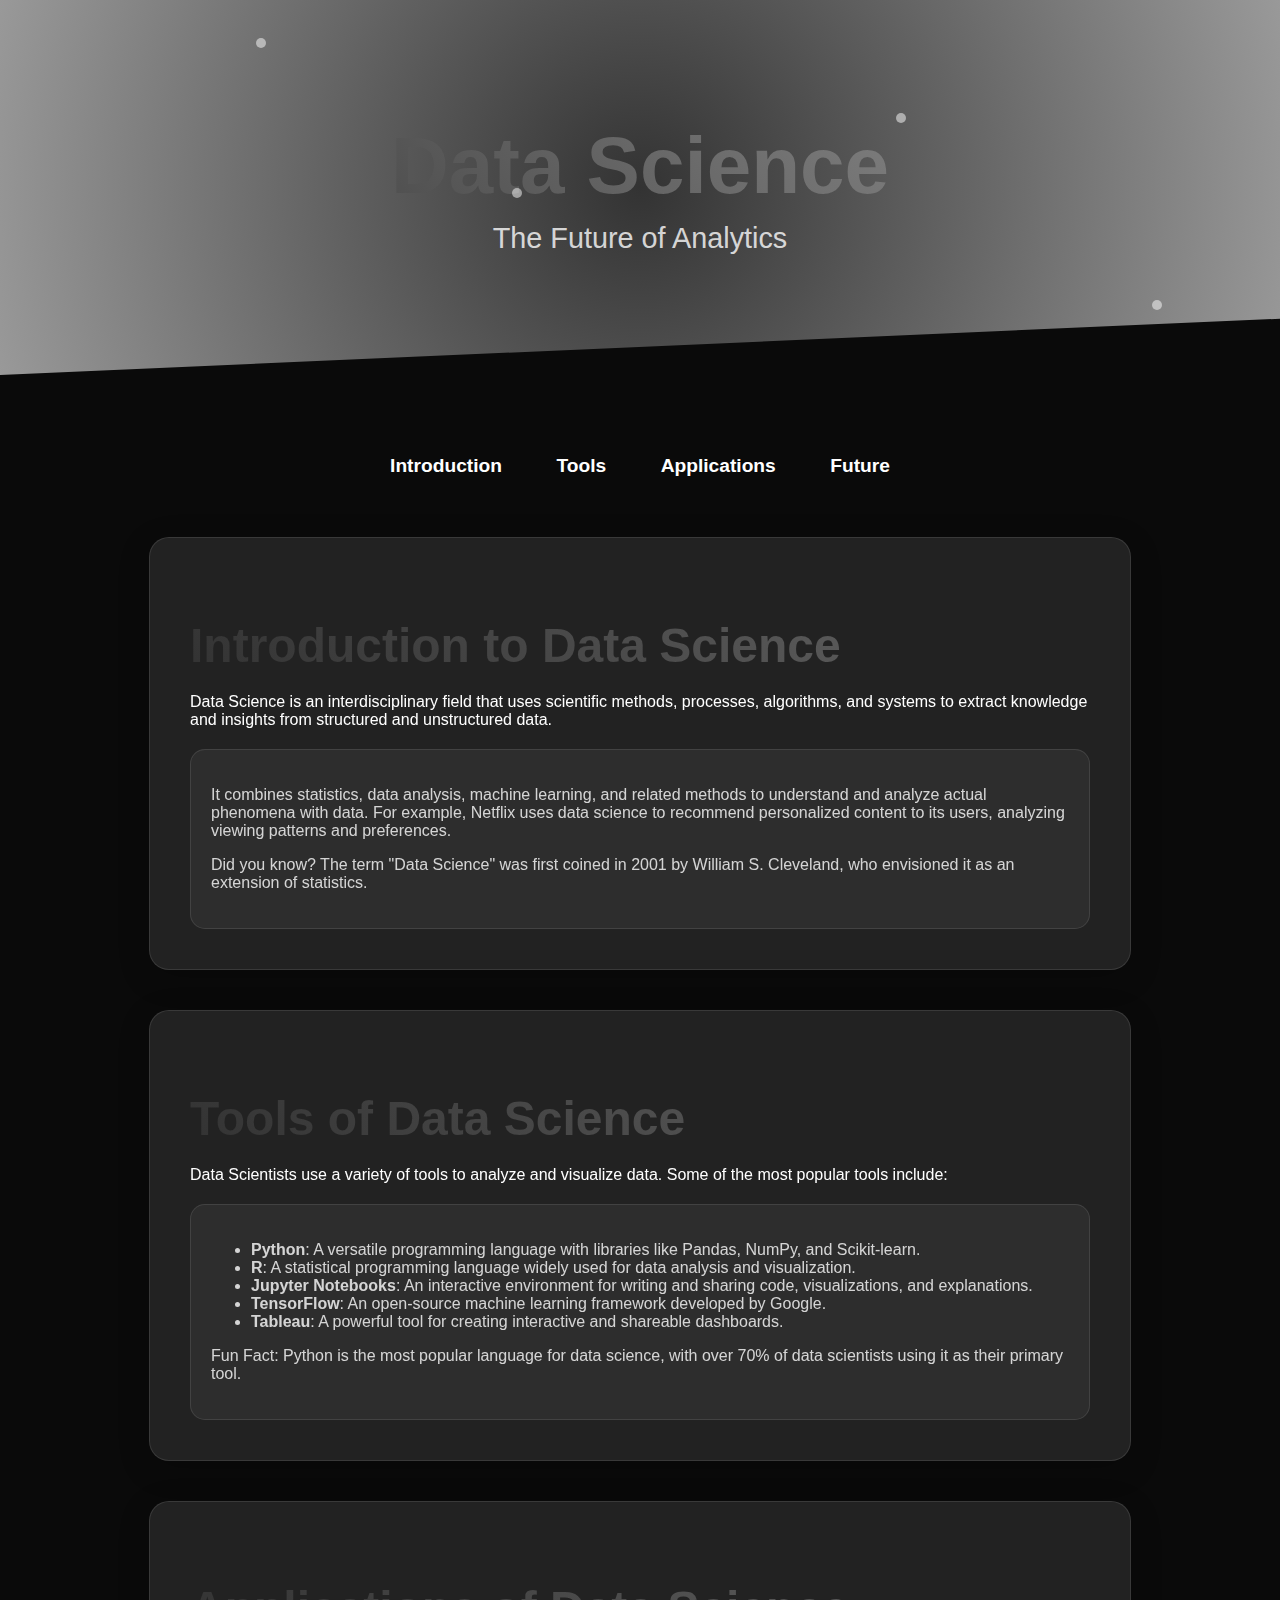
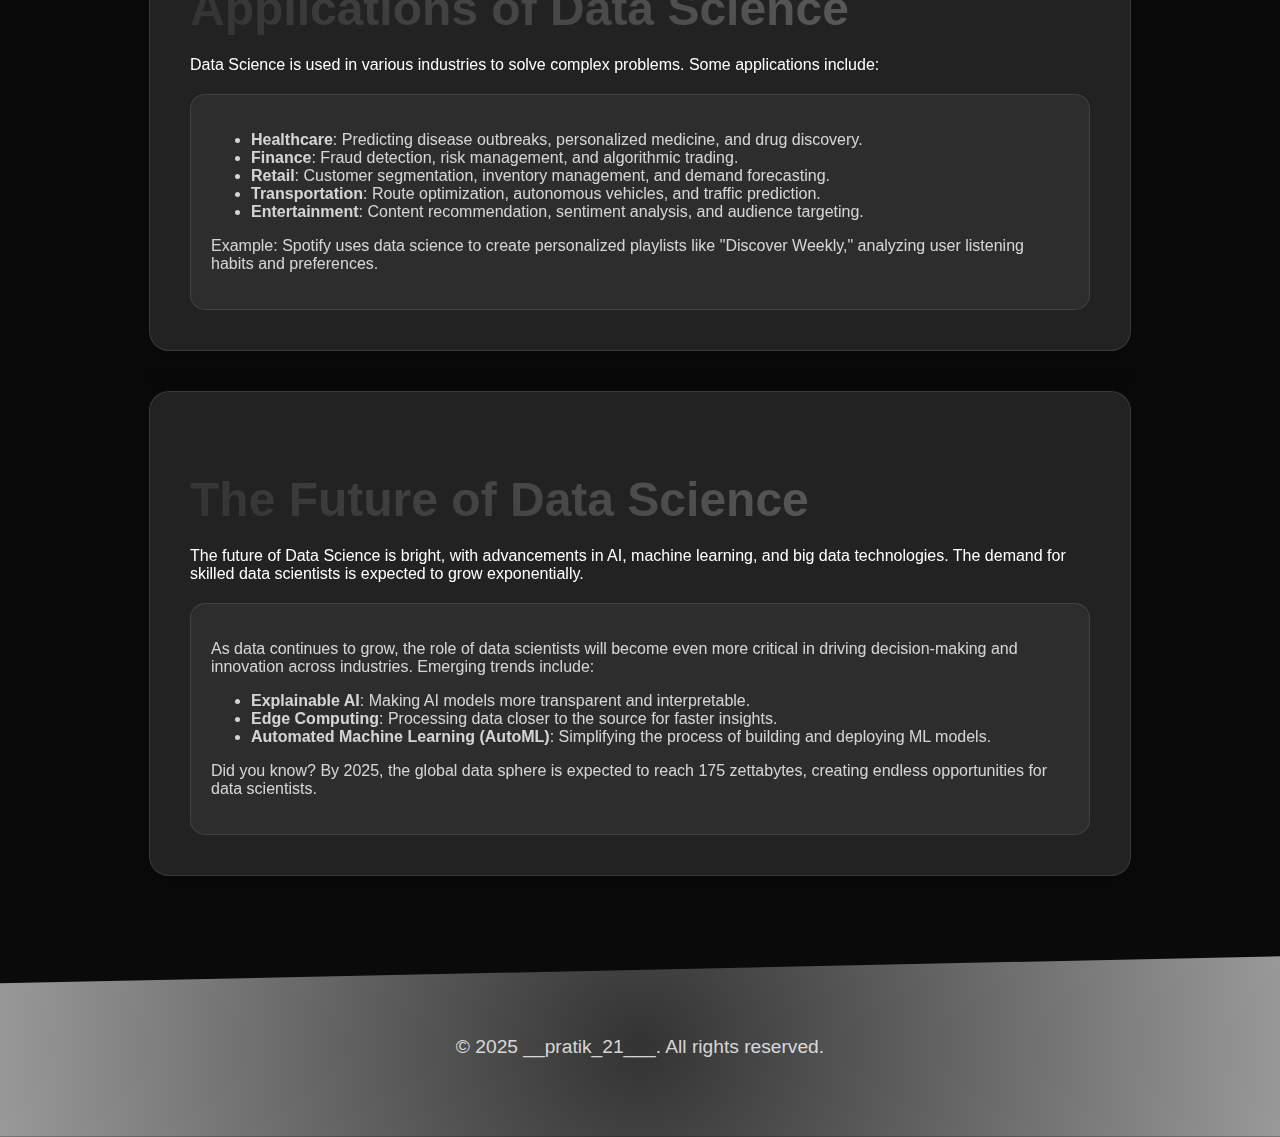
<file: data-science.html>
<!DOCTYPE html>
<html lang="en">
<head>
    <meta charset="UTF-8">
    <meta name="viewport" content="width=device-width, initial-scale=1.0">
    <title>Data Science - Award-Winning Blog</title>
    <style>
        /* Global Styles */
        body {
            background-color: #0a0a0a;
            color: #fff;
            font-family: 'Poppins', sans-serif;
            margin: 0;
            padding: 0;
            overflow-x: hidden;
        }

        /* Header */
        .award-header {
            text-align: center;
            padding: 120px 20px;
            background: radial-gradient(circle, #333, #666, #999);
            clip-path: polygon(0 0, 100% 0, 100% 85%, 0 100%);
            margin-bottom: 80px;
            position: relative;
            overflow: hidden;
        }

        .award-header h1 {
            font-size: 5rem;
            margin: 0;
            background: linear-gradient(45deg, #333, #666, #999);
            background-clip: text;
            background-clip: text;
            background-clip: text;
            background-clip: text;
            -webkit-background-clip: text;
            background-clip: text;
            background-clip: text;
            -webkit-text-fill-color: transparent;
            animation: float 3s ease-in-out infinite;
        }

        .award-header .subtitle {
            font-size: 1.8rem;
            margin: 10px 0 0;
            color: rgba(255, 255, 255, 0.8);
            animation: fadeIn 2s ease-in-out;
        }

        /* Navigation */
        .award-nav {
            text-align: center;
            margin-bottom: 60px;
        }

        .award-nav ul {
            list-style: none;
            padding: 0;
        }

        .award-nav ul li {
            display: inline;
            margin: 0 25px;
        }

        .award-nav ul li a {
            text-decoration: none;
            color: #fff;
            font-size: 1.2rem;
            font-weight: bold;
            position: relative;
            transition: color 0.3s ease;
        }

        .award-nav ul li a::after {
            content: '';
            position: absolute;
            width: 100%;
            height: 2px;
            background: linear-gradient(45deg, #333, #666);
            bottom: -5px;
            left: 0;
            transform: scaleX(0);
            transform-origin: right;
            transition: transform 0.3s ease;
        }

        .award-nav ul li a:hover::after {
            transform: scaleX(1);
            transform-origin: left;
        }

        /* Sections */
        .award-section {
            padding: 40px;
            margin: 40px auto;
            max-width: 900px;
            background: rgba(255, 255, 255, 0.1);
            border-radius: 20px;
            backdrop-filter: blur(10px);
            border: 1px solid rgba(255, 255, 255, 0.1);
            box-shadow: 0 8px 32px rgba(0, 0, 0, 0.2);
            transition: transform 0.5s ease, box-shadow 0.5s ease;
        }

        .award-section:hover {
            transform: translateY(-10px) scale(1.02);
            box-shadow: 0 12px 40px rgba(0, 0, 0, 0.4);
        }

        .award-section h2 {
            font-size: 3rem;
            margin-bottom: 20px;
            background: linear-gradient(45deg, #333, #666);
            -webkit-background-clip: text;
            -webkit-text-fill-color: transparent;
        }

        .award-card {
            background: rgba(255, 255, 255, 0.05);
            padding: 20px;
            border-radius: 15px;
            margin-top: 20px;
            border: 1px solid rgba(255, 255, 255, 0.1);
        }

        .award-card p, .award-card ul {
            color: rgba(255, 255, 255, 0.8);
        }

        /* Footer */
        .award-footer {
            text-align: center;
            padding: 60px 20px;
            background: radial-gradient(circle, #333, #666, #999);
            margin-top: 80px;
            clip-path: polygon(0 15%, 100% 0, 100% 100%, 0 100%);
        }

        .award-footer p {
            font-size: 1.2rem;
            color: rgba(255, 255, 255, 0.8);
        }

        /* Animations */
        @keyframes float {
            0%, 100% {
                transform: translateY(0);
            }
            50% {
                transform: translateY(-10px);
            }
        }

        @keyframes fadeIn {
            from {
                opacity: 0;
            }
            to {
                opacity: 1;
            }
        }

        /* Background Particles */
        .particles {
            position: absolute;
            top: 0;
            left: 0;
            width: 100%;
            height: 100%;
            z-index: 0;
            overflow: hidden;
        }

        .particle {
            position: absolute;
            width: 10px;
            height: 10px;
            background: rgba(255, 255, 255, 0.5);
            border-radius: 50%;
            animation: floatParticle 5s infinite ease-in-out;
        }

        @keyframes floatParticle {
            0%, 100% {
                transform: translateY(0) translateX(0);
            }
            50% {
                transform: translateY(-20px) translateX(20px);
            }
        }
    </style>
</head>
<body>
    <header class="award-header">
        <div class="particles">
            <div class="particle" style="top: 10%; left: 20%;"></div>
            <div class="particle" style="top: 30%; left: 70%;"></div>
            <div class="particle" style="top: 50%; left: 40%;"></div>
            <div class="particle" style="top: 80%; left: 90%;"></div>
        </div>
        <h1>Data Science</h1>
        <p class="subtitle">The Future of Analytics</p>
    </header>

    <nav class="award-nav">
        <ul>
            <li><a href="#intro">Introduction</a></li>
            <li><a href="#tools">Tools</a></li>
            <li><a href="#applications">Applications</a></li>
            <li><a href="#future">Future</a></li>
        </ul>
    </nav>

    <main>
        <section id="intro" class="award-section">
            <h2>Introduction to Data Science</h2>
            <p>Data Science is an interdisciplinary field that uses scientific methods, processes, algorithms, and systems to extract knowledge and insights from structured and unstructured data.</p>
            <div class="award-card">
                <p>It combines statistics, data analysis, machine learning, and related methods to understand and analyze actual phenomena with data. For example, Netflix uses data science to recommend personalized content to its users, analyzing viewing patterns and preferences.</p>
                <p>Did you know? The term "Data Science" was first coined in 2001 by William S. Cleveland, who envisioned it as an extension of statistics.</p>
            </div>
        </section>

        <section id="tools" class="award-section">
            <h2>Tools of Data Science</h2>
            <p>Data Scientists use a variety of tools to analyze and visualize data. Some of the most popular tools include:</p>
            <div class="award-card">
                <ul>
                    <li><strong>Python</strong>: A versatile programming language with libraries like Pandas, NumPy, and Scikit-learn.</li>
                    <li><strong>R</strong>: A statistical programming language widely used for data analysis and visualization.</li>
                    <li><strong>Jupyter Notebooks</strong>: An interactive environment for writing and sharing code, visualizations, and explanations.</li>
                    <li><strong>TensorFlow</strong>: An open-source machine learning framework developed by Google.</li>
                    <li><strong>Tableau</strong>: A powerful tool for creating interactive and shareable dashboards.</li>
                </ul>
                <p>Fun Fact: Python is the most popular language for data science, with over 70% of data scientists using it as their primary tool.</p>
            </div>
        </section>

        <section id="applications" class="award-section">
            <h2>Applications of Data Science</h2>
            <p>Data Science is used in various industries to solve complex problems. Some applications include:</p>
            <div class="award-card">
                <ul>
                    <li><strong>Healthcare</strong>: Predicting disease outbreaks, personalized medicine, and drug discovery.</li>
                    <li><strong>Finance</strong>: Fraud detection, risk management, and algorithmic trading.</li>
                    <li><strong>Retail</strong>: Customer segmentation, inventory management, and demand forecasting.</li>
                    <li><strong>Transportation</strong>: Route optimization, autonomous vehicles, and traffic prediction.</li>
                    <li><strong>Entertainment</strong>: Content recommendation, sentiment analysis, and audience targeting.</li>
                </ul>
                <p>Example: Spotify uses data science to create personalized playlists like "Discover Weekly," analyzing user listening habits and preferences.</p>
            </div>
        </section>

        <section id="future" class="award-section">
            <h2>The Future of Data Science</h2>
            <p>The future of Data Science is bright, with advancements in AI, machine learning, and big data technologies. The demand for skilled data scientists is expected to grow exponentially.</p>
            <div class="award-card">
                <p>As data continues to grow, the role of data scientists will become even more critical in driving decision-making and innovation across industries. Emerging trends include:</p>
                <ul>
                    <li><strong>Explainable AI</strong>: Making AI models more transparent and interpretable.</li>
                    <li><strong>Edge Computing</strong>: Processing data closer to the source for faster insights.</li>
                    <li><strong>Automated Machine Learning (AutoML)</strong>: Simplifying the process of building and deploying ML models.</li>
                </ul>
                <p>Did you know? By 2025, the global data sphere is expected to reach 175 zettabytes, creating endless opportunities for data scientists.</p>
            </div>
        </section>
    </main>

    <footer class="award-footer">
        <p>&copy; 2025 __pratik_21___. All rights reserved.</p>
    </footer>

    <script>
        // Add any interactive JavaScript here if needed
        document.addEventListener('DOMContentLoaded', () => {
            const sections = document.querySelectorAll('.award-section');

            sections.forEach(section => {
                section.addEventListener('mouseenter', () => {
                    section.style.transform = 'translateY(-10px) scale(1.02)';
                    section.style.boxShadow = '0 12px 40px rgba(0, 0, 0, 0.4)';
                });

                section.addEventListener('mouseleave', () => {
                    section.style.transform = 'translateY(0) scale(1)';
                    section.style.boxShadow = '0 8px 32px rgba(0, 0, 0, 0.2)';
                });
            });
        });
    </script>
</body>
</html>
</file>
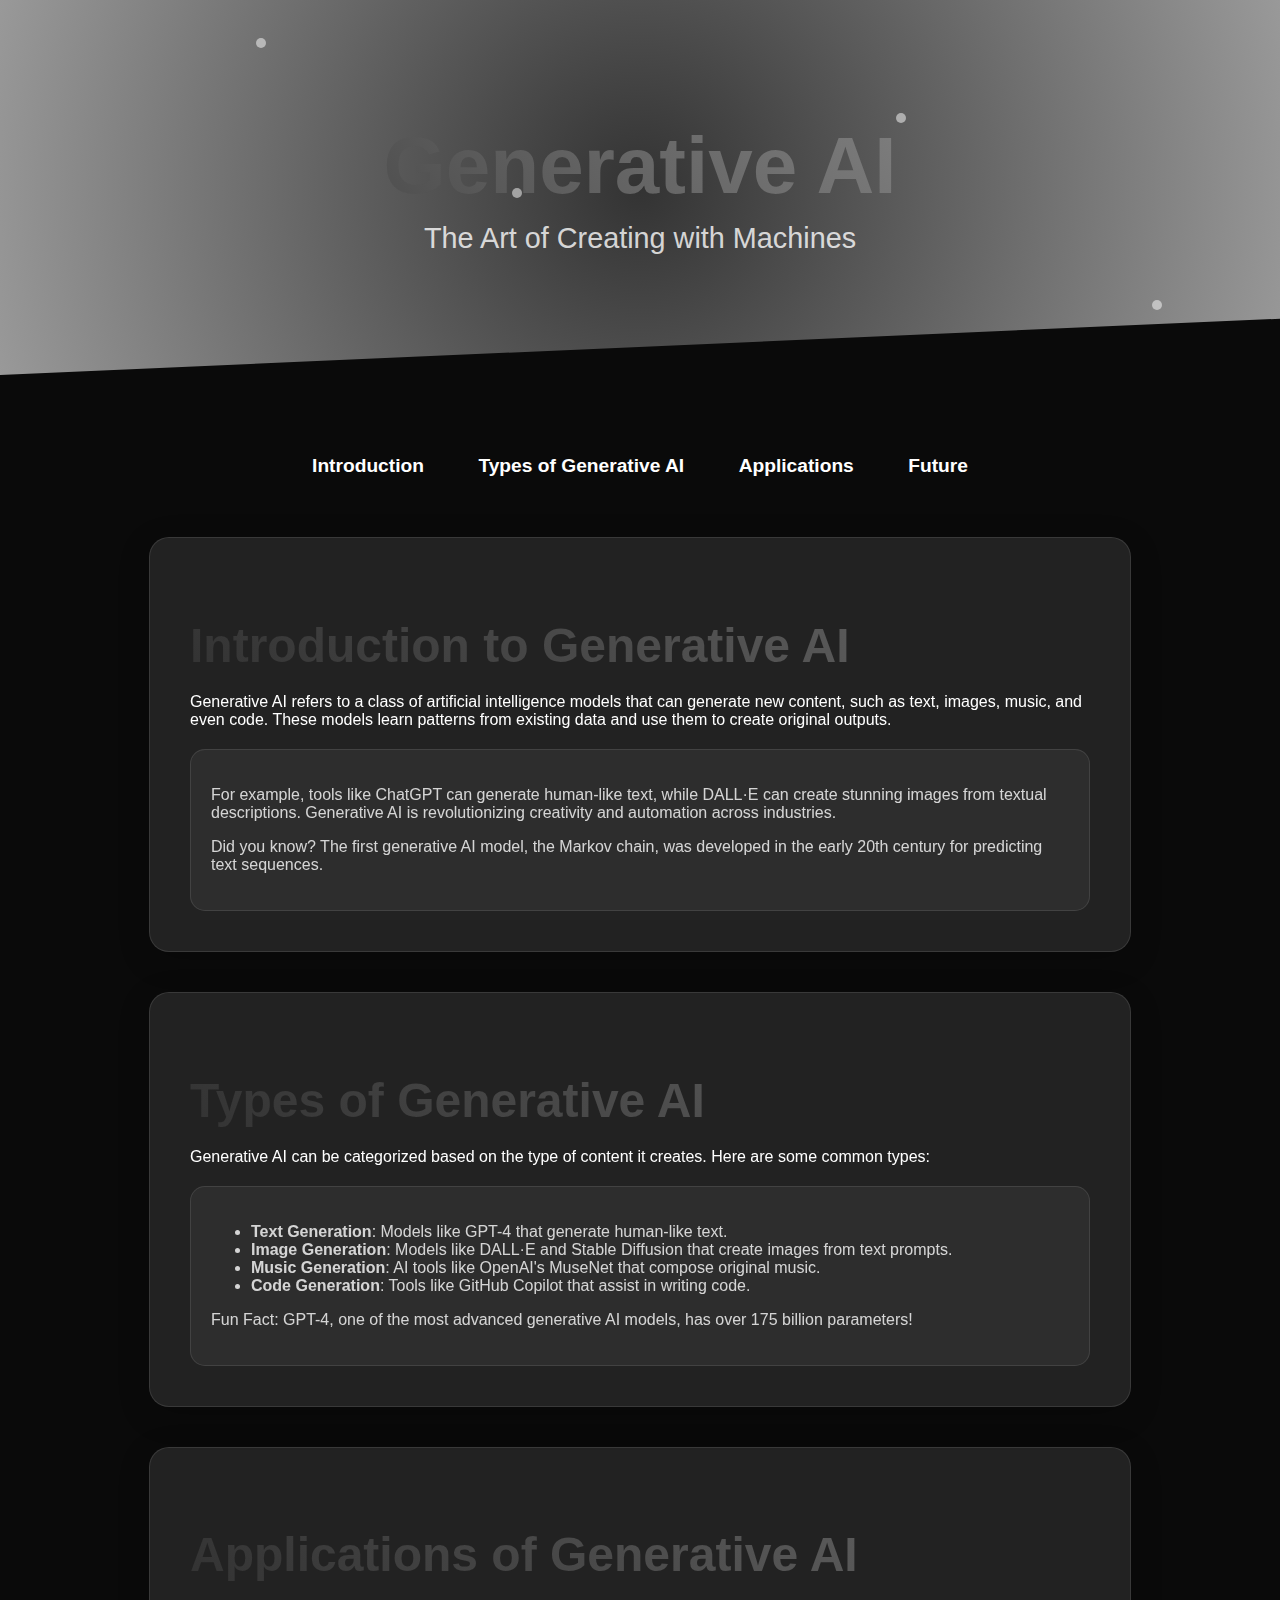
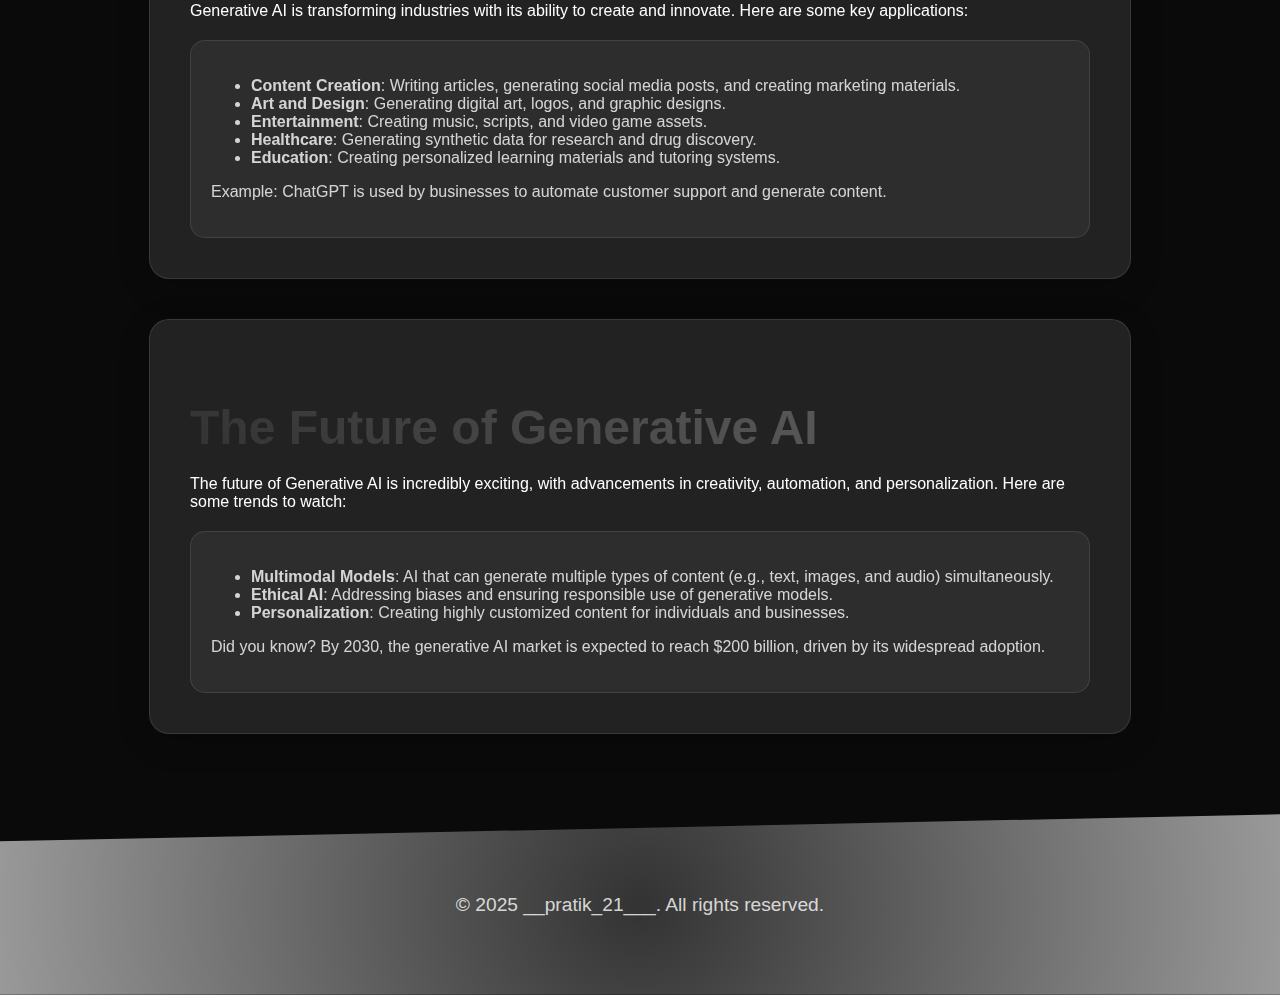
<file: Generative_AI.html>
<!DOCTYPE html>
<html lang="en">
<head>
    <meta charset="UTF-8">
    <meta name="viewport" content="width=device-width, initial-scale=1.0">
    <title>Generative AI - Award-Winning Blog</title>
    <style>
        /* Global Styles */
        body {
            background-color: #0a0a0a;
            color: #fff;
            font-family: 'Poppins', sans-serif;
            margin: 0;
            padding: 0;
            overflow-x: hidden;
        }

        /* Header */
        .award-header {
            text-align: center;
            padding: 120px 20px;
            background: radial-gradient(circle, #333, #666, #999);
            clip-path: polygon(0 0, 100% 0, 100% 85%, 0 100%);
            margin-bottom: 80px;
            position: relative;
            overflow: hidden;
        }

        .award-header h1 {
            font-size: 5rem;
            margin: 0;
            background: linear-gradient(45deg, #333, #666, #999);
            -webkit-background-clip: text;
            -webkit-text-fill-color: transparent;
            animation: float 3s ease-in-out infinite;
        }

        .award-header .subtitle {
            font-size: 1.8rem;
            margin: 10px 0 0;
            color: rgba(255, 255, 255, 0.8);
            animation: fadeIn 2s ease-in-out;
        }

        /* Navigation */
        .award-nav {
            text-align: center;
            margin-bottom: 60px;
        }

        .award-nav ul {
            list-style: none;
            padding: 0;
        }

        .award-nav ul li {
            display: inline;
            margin: 0 25px;
        }

        .award-nav ul li a {
            text-decoration: none;
            color: #fff;
            font-size: 1.2rem;
            font-weight: bold;
            position: relative;
            transition: color 0.3s ease;
        }

        .award-nav ul li a::after {
            content: '';
            position: absolute;
            width: 100%;
            height: 2px;
            background: linear-gradient(45deg, #333, #666);
            bottom: -5px;
            left: 0;
            transform: scaleX(0);
            transform-origin: right;
            transition: transform 0.3s ease;
        }

        .award-nav ul li a:hover::after {
            transform: scaleX(1);
            transform-origin: left;
        }

        /* Sections */
        .award-section {
            padding: 40px;
            margin: 40px auto;
            max-width: 900px;
            background: rgba(255, 255, 255, 0.1);
            border-radius: 20px;
            backdrop-filter: blur(10px);
            border: 1px solid rgba(255, 255, 255, 0.1);
            box-shadow: 0 8px 32px rgba(0, 0, 0, 0.2);
            transition: transform 0.5s ease, box-shadow 0.5s ease;
        }

        .award-section:hover {
            transform: translateY(-10px) scale(1.02);
            box-shadow: 0 12px 40px rgba(0, 0, 0, 0.4);
        }

        .award-section h2 {
            font-size: 3rem;
            margin-bottom: 20px;
            background: linear-gradient(45deg, #333, #666);
            -webkit-background-clip: text;
            -webkit-text-fill-color: transparent;
        }

        .award-card {
            background: rgba(255, 255, 255, 0.05);
            padding: 20px;
            border-radius: 15px;
            margin-top: 20px;
            border: 1px solid rgba(255, 255, 255, 0.1);
        }

        .award-card p, .award-card ul {
            color: rgba(255, 255, 255, 0.8);
        }

        /* Footer */
        .award-footer {
            text-align: center;
            padding: 60px 20px;
            background: radial-gradient(circle, #333, #666, #999);
            margin-top: 80px;
            clip-path: polygon(0 15%, 100% 0, 100% 100%, 0 100%);
        }

        .award-footer p {
            font-size: 1.2rem;
            color: rgba(255, 255, 255, 0.8);
        }

        /* Animations */
        @keyframes float {
            0%, 100% {
                transform: translateY(0);
            }
            50% {
                transform: translateY(-10px);
            }
        }

        @keyframes fadeIn {
            from {
                opacity: 0;
            }
            to {
                opacity: 1;
            }
        }

        /* Background Particles */
        .particles {
            position: absolute;
            top: 0;
            left: 0;
            width: 100%;
            height: 100%;
            z-index: 0;
            overflow: hidden;
        }

        .particle {
            position: absolute;
            width: 10px;
            height: 10px;
            background: rgba(255, 255, 255, 0.5);
            border-radius: 50%;
            animation: floatParticle 5s infinite ease-in-out;
        }

        @keyframes floatParticle {
            0%, 100% {
                transform: translateY(0) translateX(0);
            }
            50% {
                transform: translateY(-20px) translateX(20px);
            }
        }
    </style>
</head>
<body>
    <header class="award-header">
        <div class="particles">
            <div class="particle" style="top: 10%; left: 20%;"></div>
            <div class="particle" style="top: 30%; left: 70%;"></div>
            <div class="particle" style="top: 50%; left: 40%;"></div>
            <div class="particle" style="top: 80%; left: 90%;"></div>
        </div>
        <h1>Generative AI</h1>
        <p class="subtitle">The Art of Creating with Machines</p>
    </header>

    <nav class="award-nav">
        <ul>
            <li><a href="#intro">Introduction</a></li>
            <li><a href="#types">Types of Generative AI</a></li>
            <li><a href="#applications">Applications</a></li>
            <li><a href="#future">Future</a></li>
        </ul>
    </nav>

    <main>
        <section id="intro" class="award-section">
            <h2>Introduction to Generative AI</h2>
            <p>Generative AI refers to a class of artificial intelligence models that can generate new content, such as text, images, music, and even code. These models learn patterns from existing data and use them to create original outputs.</p>
            <div class="award-card">
                <p>For example, tools like ChatGPT can generate human-like text, while DALL·E can create stunning images from textual descriptions. Generative AI is revolutionizing creativity and automation across industries.</p>
                <p>Did you know? The first generative AI model, the Markov chain, was developed in the early 20th century for predicting text sequences.</p>
            </div>
        </section>

        <section id="types" class="award-section">
            <h2>Types of Generative AI</h2>
            <p>Generative AI can be categorized based on the type of content it creates. Here are some common types:</p>
            <div class="award-card">
                <ul>
                    <li><strong>Text Generation</strong>: Models like GPT-4 that generate human-like text.</li>
                    <li><strong>Image Generation</strong>: Models like DALL·E and Stable Diffusion that create images from text prompts.</li>
                    <li><strong>Music Generation</strong>: AI tools like OpenAI's MuseNet that compose original music.</li>
                    <li><strong>Code Generation</strong>: Tools like GitHub Copilot that assist in writing code.</li>
                </ul>
                <p>Fun Fact: GPT-4, one of the most advanced generative AI models, has over 175 billion parameters!</p>
            </div>
        </section>

        <section id="applications" class="award-section">
            <h2>Applications of Generative AI</h2>
            <p>Generative AI is transforming industries with its ability to create and innovate. Here are some key applications:</p>
            <div class="award-card">
                <ul>
                    <li><strong>Content Creation</strong>: Writing articles, generating social media posts, and creating marketing materials.</li>
                    <li><strong>Art and Design</strong>: Generating digital art, logos, and graphic designs.</li>
                    <li><strong>Entertainment</strong>: Creating music, scripts, and video game assets.</li>
                    <li><strong>Healthcare</strong>: Generating synthetic data for research and drug discovery.</li>
                    <li><strong>Education</strong>: Creating personalized learning materials and tutoring systems.</li>
                </ul>
                <p>Example: ChatGPT is used by businesses to automate customer support and generate content.</p>
            </div>
        </section>

        <section id="future" class="award-section">
            <h2>The Future of Generative AI</h2>
            <p>The future of Generative AI is incredibly exciting, with advancements in creativity, automation, and personalization. Here are some trends to watch:</p>
            <div class="award-card">
                <ul>
                    <li><strong>Multimodal Models</strong>: AI that can generate multiple types of content (e.g., text, images, and audio) simultaneously.</li>
                    <li><strong>Ethical AI</strong>: Addressing biases and ensuring responsible use of generative models.</li>
                    <li><strong>Personalization</strong>: Creating highly customized content for individuals and businesses.</li>
                </ul>
                <p>Did you know? By 2030, the generative AI market is expected to reach $200 billion, driven by its widespread adoption.</p>
            </div>
        </section>
    </main>

    <footer class="award-footer">
        <p>&copy; 2025 __pratik_21___. All rights reserved.</p>
    </footer>

    <script>
        // Add any interactive JavaScript here if needed
        document.addEventListener('DOMContentLoaded', () => {
            const sections = document.querySelectorAll('.award-section');

            sections.forEach(section => {
                section.addEventListener('mouseenter', () => {
                    section.style.transform = 'translateY(-10px) scale(1.02)';
                    section.style.boxShadow = '0 12px 40px rgba(0, 0, 0, 0.4)';
                });

                section.addEventListener('mouseleave', () => {
                    section.style.transform = 'translateY(0) scale(1)';
                    section.style.boxShadow = '0 8px 32px rgba(0, 0, 0, 0.2)';
                });
            });
        });
    </script>
</body>
</html>
</file>
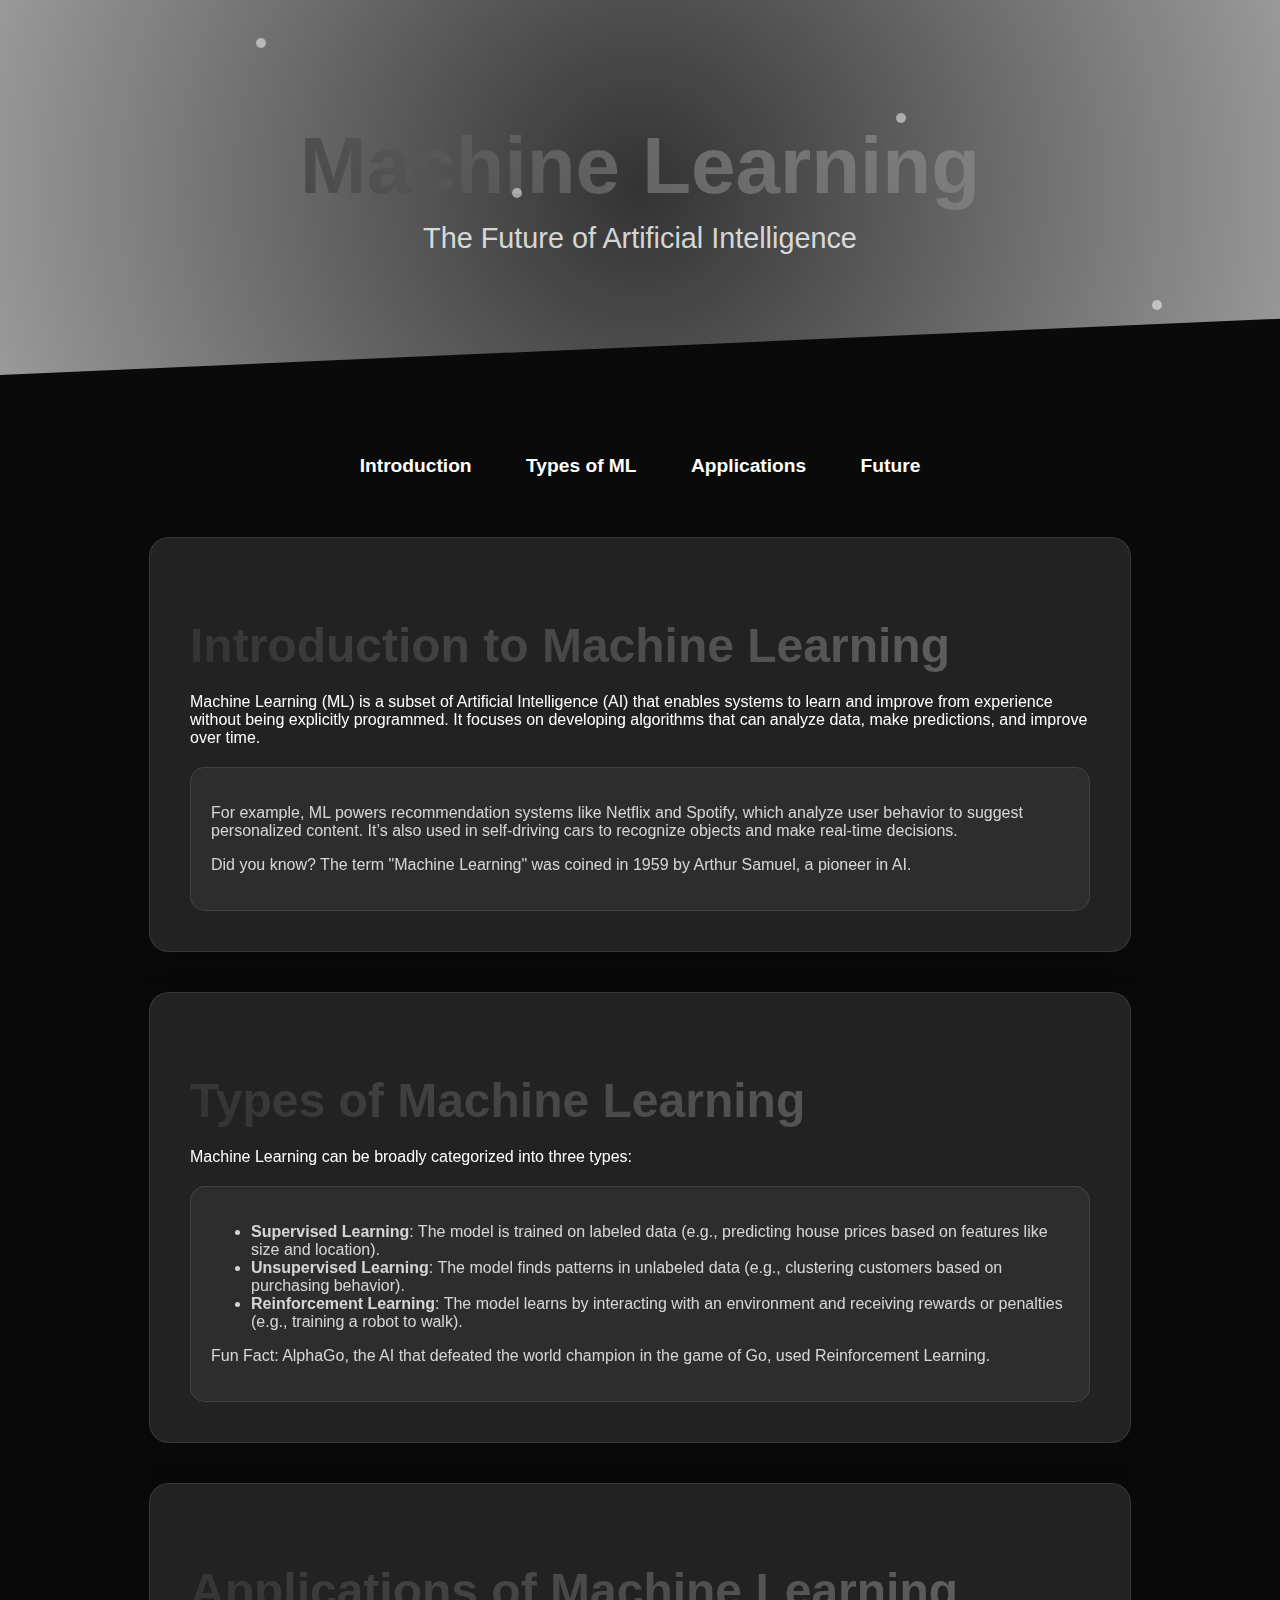
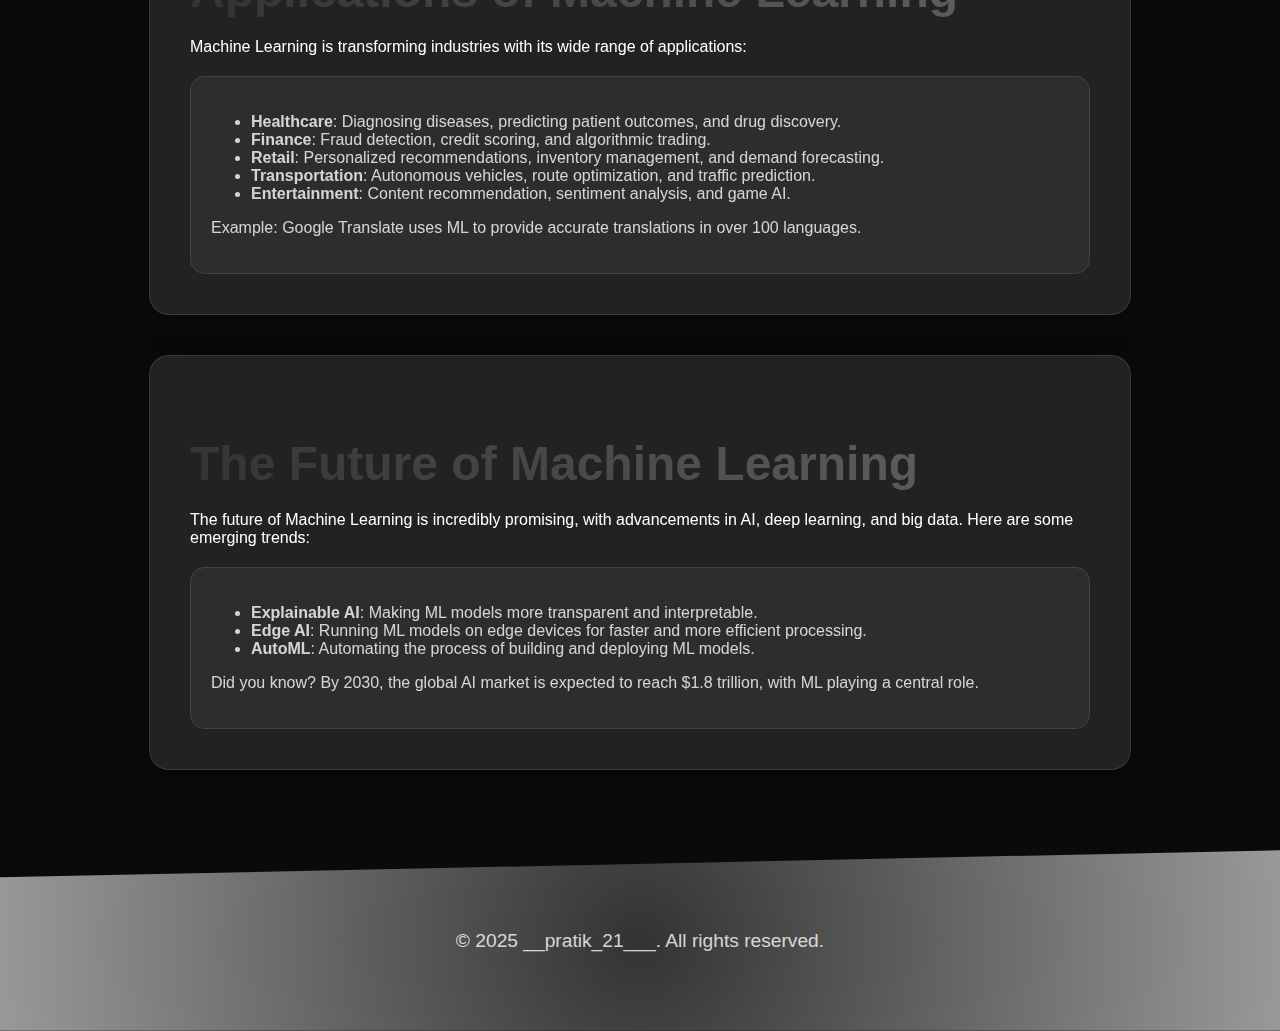
<file: ML.html>
<!DOCTYPE html>
<html lang="en">
<head>
    <meta charset="UTF-8">
    <meta name="viewport" content="width=device-width, initial-scale=1.0">
    <title>Machine Learning - Award-Winning Blog</title>
    <style>
        /* Global Styles */
        body {
            background-color: #0a0a0a;
            color: #fff;
            font-family: 'Poppins', sans-serif;
            margin: 0;
            padding: 0;
            overflow-x: hidden;
        }

        /* Header */
        .award-header {
            text-align: center;
            padding: 120px 20px;
            background: radial-gradient(circle, #333, #666, #999);
            clip-path: polygon(0 0, 100% 0, 100% 85%, 0 100%);
            margin-bottom: 80px;
            position: relative;
            overflow: hidden;
        }

        .award-header h1 {
            font-size: 5rem;
            margin: 0;
            background: linear-gradient(45deg, #333, #666, #999);
            -webkit-background-clip: text;
            background-clip: text;
            -webkit-text-fill-color: transparent;
            animation: float 3s ease-in-out infinite;
        }

        .award-header .subtitle {
            font-size: 1.8rem;
            margin: 10px 0 0;
            color: rgba(255, 255, 255, 0.8);
            animation: fadeIn 2s ease-in-out;
        }

        /* Navigation */
        .award-nav {
            text-align: center;
            margin-bottom: 60px;
        }

        .award-nav ul {
            list-style: none;
            padding: 0;
        }

        .award-nav ul li {
            display: inline;
            margin: 0 25px;
        }

        .award-nav ul li a {
            text-decoration: none;
            color: #fff;
            font-size: 1.2rem;
            font-weight: bold;
            position: relative;
            transition: color 0.3s ease;
        }

        .award-nav ul li a::after {
            content: '';
            position: absolute;
            width: 100%;
            height: 2px;
            background: linear-gradient(45deg, #333, #666);
            bottom: -5px;
            left: 0;
            transform: scaleX(0);
            transform-origin: right;
            transition: transform 0.3s ease;
        }

        .award-nav ul li a:hover::after {
            transform: scaleX(1);
            transform-origin: left;
        }

        /* Sections */
        .award-section {
            padding: 40px;
            margin: 40px auto;
            max-width: 900px;
            background: rgba(255, 255, 255, 0.1);
            border-radius: 20px;
            backdrop-filter: blur(10px);
            border: 1px solid rgba(255, 255, 255, 0.1);
            box-shadow: 0 8px 32px rgba(0, 0, 0, 0.2);
            transition: transform 0.5s ease, box-shadow 0.5s ease;
        }

        .award-section:hover {
            transform: translateY(-10px) scale(1.02);
            box-shadow: 0 12px 40px rgba(0, 0, 0, 0.4);
        }

        .award-section h2 {
            font-size: 3rem;
            margin-bottom: 20px;
            background: linear-gradient(45deg, #333, #666);
            -webkit-background-clip: text;
            -webkit-text-fill-color: transparent;
        }

        .award-card {
            background: rgba(255, 255, 255, 0.05);
            padding: 20px;
            border-radius: 15px;
            margin-top: 20px;
            border: 1px solid rgba(255, 255, 255, 0.1);
        }

        .award-card p, .award-card ul {
            color: rgba(255, 255, 255, 0.8);
        }

        /* Footer */
        .award-footer {
            text-align: center;
            padding: 60px 20px;
            background: radial-gradient(circle, #333, #666, #999);
            margin-top: 80px;
            clip-path: polygon(0 15%, 100% 0, 100% 100%, 0 100%);
        }

        .award-footer p {
            font-size: 1.2rem;
            color: rgba(255, 255, 255, 0.8);
        }

        /* Animations */
        @keyframes float {
            0%, 100% {
                transform: translateY(0);
            }
            50% {
                transform: translateY(-10px);
            }
        }

        @keyframes fadeIn {
            from {
                opacity: 0;
            }
            to {
                opacity: 1;
            }
        }

        /* Background Particles */
        .particles {
            position: absolute;
            top: 0;
            left: 0;
            width: 100%;
            height: 100%;
            z-index: 0;
            overflow: hidden;
        }

        .particle {
            position: absolute;
            width: 10px;
            height: 10px;
            background: rgba(255, 255, 255, 0.5);
            border-radius: 50%;
            animation: floatParticle 5s infinite ease-in-out;
        }

        @keyframes floatParticle {
            0%, 100% {
                transform: translateY(0) translateX(0);
            }
            50% {
                transform: translateY(-20px) translateX(20px);
            }
        }
    </style>
</head>
<body>
    <header class="award-header">
        <div class="particles">
            <div class="particle" style="top: 10%; left: 20%;"></div>
            <div class="particle" style="top: 30%; left: 70%;"></div>
            <div class="particle" style="top: 50%; left: 40%;"></div>
            <div class="particle" style="top: 80%; left: 90%;"></div>
        </div>
        <h1>Machine Learning</h1>
        <p class="subtitle">The Future of Artificial Intelligence</p>
    </header>

    <nav class="award-nav">
        <ul>
            <li><a href="#intro">Introduction</a></li>
            <li><a href="#types">Types of ML</a></li>
            <li><a href="#applications">Applications</a></li>
            <li><a href="#future">Future</a></li>
        </ul>
    </nav>

    <main>
        <section id="intro" class="award-section">
            <h2>Introduction to Machine Learning</h2>
            <p>Machine Learning (ML) is a subset of Artificial Intelligence (AI) that enables systems to learn and improve from experience without being explicitly programmed. It focuses on developing algorithms that can analyze data, make predictions, and improve over time.</p>
            <div class="award-card">
                <p>For example, ML powers recommendation systems like Netflix and Spotify, which analyze user behavior to suggest personalized content. It’s also used in self-driving cars to recognize objects and make real-time decisions.</p>
                <p>Did you know? The term "Machine Learning" was coined in 1959 by Arthur Samuel, a pioneer in AI.</p>
            </div>
        </section>

        <section id="types" class="award-section">
            <h2>Types of Machine Learning</h2>
            <p>Machine Learning can be broadly categorized into three types:</p>
            <div class="award-card">
                <ul>
                    <li><strong>Supervised Learning</strong>: The model is trained on labeled data (e.g., predicting house prices based on features like size and location).</li>
                    <li><strong>Unsupervised Learning</strong>: The model finds patterns in unlabeled data (e.g., clustering customers based on purchasing behavior).</li>
                    <li><strong>Reinforcement Learning</strong>: The model learns by interacting with an environment and receiving rewards or penalties (e.g., training a robot to walk).</li>
                </ul>
                <p>Fun Fact: AlphaGo, the AI that defeated the world champion in the game of Go, used Reinforcement Learning.</p>
            </div>
        </section>

        <section id="applications" class="award-section">
            <h2>Applications of Machine Learning</h2>
            <p>Machine Learning is transforming industries with its wide range of applications:</p>
            <div class="award-card">
                <ul>
                    <li><strong>Healthcare</strong>: Diagnosing diseases, predicting patient outcomes, and drug discovery.</li>
                    <li><strong>Finance</strong>: Fraud detection, credit scoring, and algorithmic trading.</li>
                    <li><strong>Retail</strong>: Personalized recommendations, inventory management, and demand forecasting.</li>
                    <li><strong>Transportation</strong>: Autonomous vehicles, route optimization, and traffic prediction.</li>
                    <li><strong>Entertainment</strong>: Content recommendation, sentiment analysis, and game AI.</li>
                </ul>
                <p>Example: Google Translate uses ML to provide accurate translations in over 100 languages.</p>
            </div>
        </section>

        <section id="future" class="award-section">
            <h2>The Future of Machine Learning</h2>
            <p>The future of Machine Learning is incredibly promising, with advancements in AI, deep learning, and big data. Here are some emerging trends:</p>
            <div class="award-card">
                <ul>
                    <li><strong>Explainable AI</strong>: Making ML models more transparent and interpretable.</li>
                    <li><strong>Edge AI</strong>: Running ML models on edge devices for faster and more efficient processing.</li>
                    <li><strong>AutoML</strong>: Automating the process of building and deploying ML models.</li>
                </ul>
                <p>Did you know? By 2030, the global AI market is expected to reach $1.8 trillion, with ML playing a central role.</p>
            </div>
        </section>
    </main>

    <footer class="award-footer">
        <p>&copy; 2025 __pratik_21___. All rights reserved.</p>
    </footer>

    <script>
        // Add any interactive JavaScript here if needed
        document.addEventListener('DOMContentLoaded', () => {
            const sections = document.querySelectorAll('.award-section');

            sections.forEach(section => {
                section.addEventListener('mouseenter', () => {
                    section.style.transform = 'translateY(-10px) scale(1.02)';
                    section.style.boxShadow = '0 12px 40px rgba(0, 0, 0, 0.4)';
                });

                section.addEventListener('mouseleave', () => {
                    section.style.transform = 'translateY(0) scale(1)';
                    section.style.boxShadow = '0 8px 32px rgba(0, 0, 0, 0.2)';
                });
            });
        });
    </script>
</body>
</html>
</file>
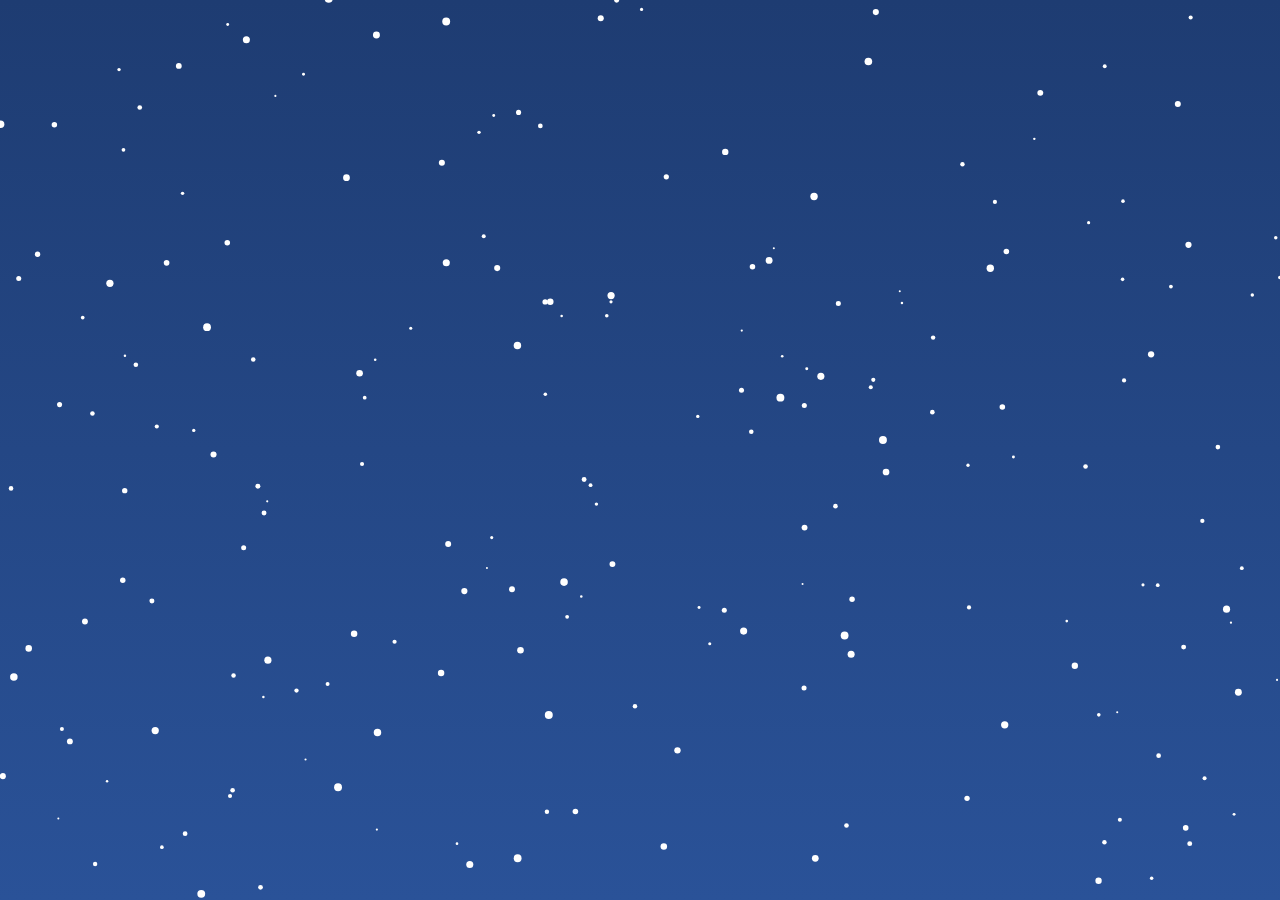
<file: snow.html>
<!DOCTYPE html>
<html lang="en">
<head>
    <meta charset="UTF-8">
    <meta name="viewport" content="width=device-width, initial-scale=1.0">
    <title>Snowfall Effect</title>
    <style>
        body {
            margin: 0;
            overflow: hidden;
            background: linear-gradient(to bottom, #1e3c72, #2a5298);
        }
        canvas {
            display: block;
        }
    </style>
</head>
<body>
<canvas id="snowCanvas"></canvas>
<script>
    const canvas = document.getElementById('snowCanvas');
    const ctx = canvas.getContext('2d');

    canvas.width = window.innerWidth;
    canvas.height = window.innerHeight;

    const snowflakes = [];
    const snowflakeCount = 200;

    class Snowflake {
        constructor() {
            this.x = Math.random() * canvas.width;
            this.y = Math.random() * canvas.height;
            this.radius = Math.random() * 3 + 1;
            this.speed = Math.random() * 3 + 1;
            this.wind = Math.random() * 2 - 1;
        }

        update() {
            this.y += this.speed;
            this.x += this.wind;

            if (this.y > canvas.height) {
                this.y = -this.radius;
                this.x = Math.random() * canvas.width;
            }

            if (this.x > canvas.width || this.x < 0) {
                this.wind *= -1; // Change direction if snowflake goes out of bounds
            }
        }

        draw() {
            ctx.beginPath();
            ctx.arc(this.x, this.y, this.radius, 0, Math.PI * 2);
            ctx.fillStyle = "white";
            ctx.fill();
        }
    }

    function createSnowflakes() {
        for (let i = 0; i < snowflakeCount; i++) {
            snowflakes.push(new Snowflake());
        }
    }

    function animateSnowfall() {
        ctx.clearRect(0, 0, canvas.width, canvas.height);

        for (const snowflake of snowflakes) {
            snowflake.update();
            snowflake.draw();
        }

        requestAnimationFrame(animateSnowfall);
    }

    window.addEventListener('resize', () => {
        canvas.width = window.innerWidth;
        canvas.height = window.innerHeight;
    });

    createSnowflakes();
    animateSnowfall();
</script>
</body>
</html>
</file>
<file: css/vendor.css>
code[class*=language-],
pre[class*=language-] {
  color          : #f8f8f2;
  background     : none;
  text-shadow    : 0 1px rgba(0, 0, 0, 0.3);
  font-family    : var(--font-mono);
  font-size      : calc(var(--text-size) * 0.9444);
  text-align     : left;
  white-space    : pre;
  word-spacing   : normal;
  word-break     : normal;
  word-wrap      : normal;
  line-height    : var(--vspace-1);
  -moz-tab-size  : 4;
  -o-tab-size    : 4;
  tab-size       : 4;
  -webkit-hyphens: none;
  -ms-hyphens    : none;
  hyphens        : none;
}

/* Code blocks */
pre[class*=language-] {
  padding : var(--vspace-0_5) 0 var(--vspace-1);
  margin  : var(--vspace-1) 0;
  overflow: auto;
}

:not(pre)>code[class*=language-],
pre[class*=language-] {
  background: #272822;
}

/* Inline code */
:not(pre)>code[class*=language-] {
  padding    : 0.1em;
  white-space: normal;
}

.token.comment,
.token.prolog,
.token.doctype,
.token.cdata {
  color: slategray;
}

.token.punctuation {
  color: #f8f8f2;
}

.token.namespace {
  opacity: 0.7;
}

.token.property,
.token.tag,
.token.constant,
.token.symbol,
.token.deleted {
  color: #f92672;
}

.token.boolean,
.token.number {
  color: #ae81ff;
}

.token.selector,
.token.attr-name,
.token.string,
.token.char,
.token.builtin,
.token.inserted {
  color: #a6e22e;
}

.token.operator,
.token.entity,
.token.url,
.language-css .token.string,
.style .token.string,
.token.variable {
  color: #f8f8f2;
}

.token.atrule,
.token.attr-value,
.token.function,
.token.class-name {
  color: #e6db74;
}

.token.keyword {
  color: #66d9ef;
}

.token.regex,
.token.important {
  color: #fd971f;
}

.token.important,
.token.bold {
  font-weight: bold;
}

.token.italic {
  font-style: italic;
}

.token.entity {
  cursor: help;
}



/* ===================================================================
 * # Swiper 6.4.5
 *   Most modern mobile touch slider and framework with hardware accelerated transitions
 *   https://swiperjs.com
 *
 *   Copyright 2014-2020 Vladimir Kharlampidi
 *
 *   Released under the MIT License
 *
 *   Released on: December 18, 2020
 * ------------------------------------------------------------------- */
@font-face {
  font-family: "swiper-icons";
  src        : url("data:application/font-woff;charset=utf-8;base64, [base64]//wADZ2x5ZgAAAywAAADMAAAD2MHtryVoZWFkAAABbAAAADAAAAA2E2+eoWhoZWEAAAGcAAAAHwAAACQC9gDzaG10eAAAAigAAAAZAAAArgJkABFsb2NhAAAC0AAAAFoAAABaFQAUGG1heHAAAAG8AAAAHwAAACAAcABAbmFtZQAAA/gAAAE5AAACXvFdBwlwb3N0AAAFNAAAAGIAAACE5s74hXjaY2BkYGAAYpf5Hu/j+W2+MnAzMYDAzaX6QjD6/4//Bxj5GA8AuRwMYGkAPywL13jaY2BkYGA88P8Agx4j+/8fQDYfA1AEBWgDAIB2BOoAeNpjYGRgYNBh4GdgYgABEMnIABJzYNADCQAACWgAsQB42mNgYfzCOIGBlYGB0YcxjYGBwR1Kf2WQZGhhYGBiYGVmgAFGBiQQkOaawtDAoMBQxXjg/wEGPcYDDA4wNUA2CCgwsAAAO4EL6gAAeNpj2M0gyAACqxgGNWBkZ2D4/wMA+xkDdgAAAHjaY2BgYGaAYBkGRgYQiAHyGMF8FgYHIM3DwMHABGQrMOgyWDLEM1T9/w8UBfEMgLzE////P/5//f/V/xv+r4eaAAeMbAxwIUYmIMHEgKYAYjUcsDAwsLKxc3BycfPw8jEQA/[base64]/uznmfPFBNODM2K7MTQ45YEAZqGP81AmGGcF3iPqOop0r1SPTaTbVkfUe4HXj97wYE+yNwWYxwWu4v1ugWHgo3S1XdZEVqWM7ET0cfnLGxWfkgR42o2PvWrDMBSFj/IHLaF0zKjRgdiVMwScNRAoWUoH78Y2icB/yIY09An6AH2Bdu/UB+yxopYshQiEvnvu0dURgDt8QeC8PDw7Fpji3fEA4z/PEJ6YOB5hKh4dj3EvXhxPqH/SKUY3rJ7srZ4FZnh1PMAtPhwP6fl2PMJMPDgeQ4rY8YT6Gzao0eAEA409DuggmTnFnOcSCiEiLMgxCiTI6Cq5DZUd3Qmp10vO0LaLTd2cjN4fOumlc7lUYbSQcZFkutRG7g6JKZKy0RmdLY680CDnEJ+UMkpFFe1RN7nxdVpXrC4aTtnaurOnYercZg2YVmLN/d/gczfEimrE/fs/bOuq29Zmn8tloORaXgZgGa78yO9/cnXm2BpaGvq25Dv9S4E9+5SIc9PqupJKhYFSSl47+Qcr1mYNAAAAeNptw0cKwkAAAMDZJA8Q7OUJvkLsPfZ6zFVERPy8qHh2YER+3i/BP83vIBLLySsoKimrqKqpa2hp6+jq6RsYGhmbmJqZSy0sraxtbO3sHRydnEMU4uR6yx7JJXveP7WrDycAAAAAAAH//wACeNpjYGRgYOABYhkgZgJCZgZNBkYGLQZtIJsFLMYAAAw3ALgAeNolizEKgDAQBCchRbC2sFER0YD6qVQiBCv/H9ezGI6Z5XBAw8CBK/m5iQQVauVbXLnOrMZv2oLdKFa8Pjuru2hJzGabmOSLzNMzvutpB3N42mNgZGBg4GKQYzBhYMxJLMlj4GBgAYow/P/PAJJhLM6sSoWKfWCAAwDAjgbRAAB42mNgYGBkAIIbCZo5IPrmUn0hGA0AO8EFTQAA") format("woff");
  font-weight: 400;
  font-style : normal;
}

:root {
  --swiper-theme-color: #007aff;
}

.swiper-container {
  margin-left : auto;
  margin-right: auto;
  position    : relative;
  overflow    : hidden;
  list-style  : none;
  padding     : 0;
  /* Fix of Webkit flickering */
  z-index     : 1;
}

.swiper-container-vertical>.swiper-wrapper {
  flex-direction: column;
}

.swiper-wrapper {
  position           : relative;
  width              : 100%;
  height             : 100%;
  z-index            : 1;
  display            : flex;
  transition-property: transform;
  box-sizing         : content-box;
}

.swiper-container-android .swiper-slide,
.swiper-wrapper {
  transform: translate3d(0px, 0, 0);
}

.swiper-container-multirow>.swiper-wrapper {
  flex-wrap: wrap;
}

.swiper-container-multirow-column>.swiper-wrapper {
  flex-wrap     : wrap;
  flex-direction: column;
}

.swiper-container-free-mode>.swiper-wrapper {
  transition-timing-function: ease-out;
  margin                    : 0 auto;
}

.swiper-slide {
  flex-shrink        : 0;
  width              : 100%;
  height             : 100%;
  position           : relative;
  transition-property: transform;
}

.swiper-slide-invisible-blank {
  visibility: hidden;
}

/* Auto Height */
.swiper-container-autoheight,
.swiper-container-autoheight .swiper-slide {
  height: auto;
}

.swiper-container-autoheight .swiper-wrapper {
  align-items        : flex-start;
  transition-property: transform, height;
}

/* 3D Effects */
.swiper-container-3d {
  perspective: 1200px;
}

.swiper-container-3d .swiper-wrapper,
.swiper-container-3d .swiper-slide,
.swiper-container-3d .swiper-slide-shadow-left,
.swiper-container-3d .swiper-slide-shadow-right,
.swiper-container-3d .swiper-slide-shadow-top,
.swiper-container-3d .swiper-slide-shadow-bottom,
.swiper-container-3d .swiper-cube-shadow {
  transform-style: preserve-3d;
}

.swiper-container-3d .swiper-slide-shadow-left,
.swiper-container-3d .swiper-slide-shadow-right,
.swiper-container-3d .swiper-slide-shadow-top,
.swiper-container-3d .swiper-slide-shadow-bottom {
  position      : absolute;
  left          : 0;
  top           : 0;
  width         : 100%;
  height        : 100%;
  pointer-events: none;
  z-index       : 10;
}

.swiper-container-3d .swiper-slide-shadow-left {
  background-image: linear-gradient(to left, rgba(0, 0, 0, 0.5), rgba(0, 0, 0, 0));
}

.swiper-container-3d .swiper-slide-shadow-right {
  background-image: linear-gradient(to right, rgba(0, 0, 0, 0.5), rgba(0, 0, 0, 0));
}

.swiper-container-3d .swiper-slide-shadow-top {
  background-image: linear-gradient(to top, rgba(0, 0, 0, 0.5), rgba(0, 0, 0, 0));
}

.swiper-container-3d .swiper-slide-shadow-bottom {
  background-image: linear-gradient(to bottom, rgba(0, 0, 0, 0.5), rgba(0, 0, 0, 0));
}

/* CSS Mode */
.swiper-container-css-mode>.swiper-wrapper {
  overflow          : auto;
  scrollbar-width   : none;
  /* For Firefox */
  -ms-overflow-style: none;
  /* For Internet Explorer and Edge */
}

.swiper-container-css-mode>.swiper-wrapper::-webkit-scrollbar {
  display: none;
}

.swiper-container-css-mode>.swiper-wrapper>.swiper-slide {
  scroll-snap-align: start start;
}

.swiper-container-horizontal.swiper-container-css-mode>.swiper-wrapper {
  -ms-scroll-snap-type: x mandatory;
  scroll-snap-type    : x mandatory;
}

.swiper-container-vertical.swiper-container-css-mode>.swiper-wrapper {
  -ms-scroll-snap-type: y mandatory;
  scroll-snap-type    : y mandatory;
}

:root {
  --swiper-navigation-size   : 44px;
  /*
    --swiper-navigation-color: var(--swiper-theme-color);
    */
}

.swiper-button-prev,
.swiper-button-next {
  position       : absolute;
  top            : 50%;
  width          : calc(var(--swiper-navigation-size) / 44 * 27);
  height         : var(--swiper-navigation-size);
  margin-top     : calc(-1 * var(--swiper-navigation-size) / 2);
  z-index        : 10;
  cursor         : pointer;
  display        : flex;
  align-items    : center;
  justify-content: center;
  color          : var(--swiper-navigation-color, var(--swiper-theme-color));
}

.swiper-button-prev.swiper-button-disabled,
.swiper-button-next.swiper-button-disabled {
  opacity       : 0.35;
  cursor        : auto;
  pointer-events: none;
}

.swiper-button-prev:after,
.swiper-button-next:after {
  font-family   : swiper-icons;
  font-size     : var(--swiper-navigation-size);
  text-transform: none !important;
  letter-spacing: 0;
  text-transform: none;
  font-variant  : initial;
  line-height   : 1;
}

.swiper-button-prev,
.swiper-container-rtl .swiper-button-next {
  left : 10px;
  right: auto;
}

.swiper-button-prev:after,
.swiper-container-rtl .swiper-button-next:after {
  content: "prev";
}

.swiper-button-next,
.swiper-container-rtl .swiper-button-prev {
  right: 10px;
  left : auto;
}

.swiper-button-next:after,
.swiper-container-rtl .swiper-button-prev:after {
  content: "next";
}

.swiper-button-prev.swiper-button-white,
.swiper-button-next.swiper-button-white {
  --swiper-navigation-color: #ffffff;
}

.swiper-button-prev.swiper-button-black,
.swiper-button-next.swiper-button-black {
  --swiper-navigation-color: #000000;
}

.swiper-button-lock {
  display: none;
}

:root {
  
    --swiper-pagination-color: var(--swiper-theme-color);
   
}

.swiper-pagination {
  position  : absolute;
  text-align: center;
  transition: 300ms opacity;
  transform : translate3d(0, 0, 0);
  z-index   : 10;
}

.swiper-pagination.swiper-pagination-hidden {
  opacity: 0;
}

/* Common Styles */
.swiper-pagination-fraction,
.swiper-pagination-custom,
.swiper-container-horizontal>.swiper-pagination-bullets {
  bottom: 10px;
  left  : 0;
  width : 100%;
}

/* Bullets */
.swiper-pagination-bullets-dynamic {
  overflow : hidden;
  font-size: 0;
}

.swiper-pagination-bullets-dynamic .swiper-pagination-bullet {
  transform: scale(0.33);
  position : relative;
}

.swiper-pagination-bullets-dynamic .swiper-pagination-bullet-active {
  transform: scale(1);
}

.swiper-pagination-bullets-dynamic .swiper-pagination-bullet-active-main {
  transform: scale(1);
}

.swiper-pagination-bullets-dynamic .swiper-pagination-bullet-active-prev {
  transform: scale(0.66);
}

.swiper-pagination-bullets-dynamic .swiper-pagination-bullet-active-prev-prev {
  transform: scale(0.33);
}

.swiper-pagination-bullets-dynamic .swiper-pagination-bullet-active-next {
  transform: scale(0.66);
}

.swiper-pagination-bullets-dynamic .swiper-pagination-bullet-active-next-next {
  transform: scale(0.33);
}

.swiper-pagination-bullet {
  width        : 8px;
  height       : 8px;
  display      : inline-block;
  border-radius: 100%;
  background   : #000;
  opacity      : 0.2;
}

button.swiper-pagination-bullet {
  border            : none;
  margin            : 0;
  padding           : 0;
  box-shadow        : none;
  -webkit-appearance: none;
  -moz-appearance   : none;
  appearance        : none;
}

.swiper-pagination-clickable .swiper-pagination-bullet {
  cursor: pointer;
}

.swiper-pagination-bullet-active {
  opacity   : 1;
  background: var(--swiper-pagination-color, var(--swiper-theme-color));
}

.swiper-container-vertical>.swiper-pagination-bullets {
  right    : 10px;
  top      : 50%;
  transform: translate3d(0px, -50%, 0);
}

.swiper-container-vertical>.swiper-pagination-bullets .swiper-pagination-bullet {
  margin : 6px 0;
  display: block;
}

.swiper-container-vertical>.swiper-pagination-bullets.swiper-pagination-bullets-dynamic {
  top      : 50%;
  transform: translateY(-50%);
  width    : 8px;
}

.swiper-container-vertical>.swiper-pagination-bullets.swiper-pagination-bullets-dynamic .swiper-pagination-bullet {
  display   : inline-block;
  transition: 200ms transform, 200ms top;
}

.swiper-container-horizontal>.swiper-pagination-bullets .swiper-pagination-bullet {
  margin: 0 4px;
}

.swiper-container-horizontal>.swiper-pagination-bullets.swiper-pagination-bullets-dynamic {
  left       : 50%;
  transform  : translateX(-50%);
  white-space: nowrap;
}

.swiper-container-horizontal>.swiper-pagination-bullets.swiper-pagination-bullets-dynamic .swiper-pagination-bullet {
  transition: 200ms transform, 200ms left;
}

.swiper-container-horizontal.swiper-container-rtl>.swiper-pagination-bullets-dynamic .swiper-pagination-bullet {
  transition: 200ms transform, 200ms right;
}

/* Progress */
.swiper-pagination-progressbar {
  background: rgba(0, 0, 0, 0.25);
  position  : absolute;
}

.swiper-pagination-progressbar .swiper-pagination-progressbar-fill {
  background      : var(--swiper-pagination-color, var(--swiper-theme-color));
  position        : absolute;
  left            : 0;
  top             : 0;
  width           : 100%;
  height          : 100%;
  transform       : scale(0);
  transform-origin: left top;
}

.swiper-container-rtl .swiper-pagination-progressbar .swiper-pagination-progressbar-fill {
  transform-origin: right top;
}

.swiper-container-horizontal>.swiper-pagination-progressbar,
.swiper-container-vertical>.swiper-pagination-progressbar.swiper-pagination-progressbar-opposite {
  width : 100%;
  height: 4px;
  left  : 0;
  top   : 0;
}

.swiper-container-vertical>.swiper-pagination-progressbar,
.swiper-container-horizontal>.swiper-pagination-progressbar.swiper-pagination-progressbar-opposite {
  width : 4px;
  height: 100%;
  left  : 0;
  top   : 0;
}

.swiper-pagination-white {
  --swiper-pagination-color: #ffffff;
}

.swiper-pagination-black {
  --swiper-pagination-color: #000000;
}

.swiper-pagination-lock {
  display: none;
}

/* Scrollbar */
.swiper-scrollbar {
  border-radius   : 10px;
  position        : relative;
  -ms-touch-action: none;
      touch-action: none;

  background      : rgba(0, 0, 0, 0.1);
}

.swiper-container-horizontal>.swiper-scrollbar {
  position: absolute;
  left    : 1%;
  bottom  : 3px;
  z-index : 50;
  height  : 5px;
  width   : 98%;
}

.swiper-container-vertical>.swiper-scrollbar {
  position: absolute;
  right   : 3px;
  top     : 1%;
  z-index : 50;
  width   : 5px;
  height  : 98%;
}

.swiper-scrollbar-drag {
  height       : 100%;
  width        : 100%;
  position     : relative;
  background   : rgba(0, 0, 0, 0.5);
  border-radius: 10px;
  left         : 0;
  top          : 0;
}

.swiper-scrollbar-cursor-drag {
  cursor: move;
}

.swiper-scrollbar-lock {
  display: none;
}

.swiper-zoom-container {
  width          : 100%;
  height         : 100%;
  display        : flex;
  justify-content: center;
  align-items    : center;
  text-align     : center;
}

.swiper-zoom-container>img,
.swiper-zoom-container>svg,
.swiper-zoom-container>canvas {
  max-width    : 100%;
  max-height   : 100%;
  -o-object-fit: contain;
  object-fit   : contain;
}

.swiper-slide-zoomed {
  cursor: move;
}

/* Preloader */
:root {
  
    --swiper-preloader-color: var(--swiper-theme-color);
   
}

.swiper-lazy-preloader {
  width            : 42px;
  height           : 42px;
  position         : absolute;
  left             : 50%;
  top              : 50%;
  margin-left      : -21px;
  margin-top       : -21px;
  z-index          : 10;
  transform-origin : 50%;
  -webkit-animation: swiper-preloader-spin 1s infinite linear;
  animation        : swiper-preloader-spin 1s infinite linear;
  box-sizing       : border-box;
  border           : 4px solid var(--swiper-preloader-color, var(--swiper-theme-color));
  border-radius    : 50%;
  border-top-color : transparent;
}

.swiper-lazy-preloader-white {
  --swiper-preloader-color: #fff;
}

.swiper-lazy-preloader-black {
  --swiper-preloader-color: #000;
}

@-webkit-keyframes swiper-preloader-spin {
  100% {
    transform: rotate(360deg);
  }
}

@keyframes swiper-preloader-spin {
  100% {
    transform: rotate(360deg);
  }
}

/* a11y */
.swiper-container .swiper-notification {
  position      : absolute;
  left          : 0;
  top           : 0;
  pointer-events: none;
  opacity       : 0;
  z-index       : -1000;
}

.swiper-container-fade.swiper-container-free-mode .swiper-slide {
  transition-timing-function: ease-out;
}

.swiper-container-fade .swiper-slide {
  pointer-events     : none;
  transition-property: opacity;
}

.swiper-container-fade .swiper-slide .swiper-slide {
  pointer-events: none;
}

.swiper-container-fade .swiper-slide-active,
.swiper-container-fade .swiper-slide-active .swiper-slide-active {
  pointer-events: auto;
}

.swiper-container-cube {
  overflow: visible;
}

.swiper-container-cube .swiper-slide {
  pointer-events             : none;
  -webkit-backface-visibility: hidden;
  backface-visibility        : hidden;
  z-index                    : 1;
  visibility                 : hidden;
  transform-origin           : 0 0;
  width                      : 100%;
  height                     : 100%;
}

.swiper-container-cube .swiper-slide .swiper-slide {
  pointer-events: none;
}

.swiper-container-cube.swiper-container-rtl .swiper-slide {
  transform-origin: 100% 0;
}

.swiper-container-cube .swiper-slide-active,
.swiper-container-cube .swiper-slide-active .swiper-slide-active {
  pointer-events: auto;
}

.swiper-container-cube .swiper-slide-active,
.swiper-container-cube .swiper-slide-next,
.swiper-container-cube .swiper-slide-prev,
.swiper-container-cube .swiper-slide-next+.swiper-slide {
  pointer-events: auto;
  visibility    : visible;
}

.swiper-container-cube .swiper-slide-shadow-top,
.swiper-container-cube .swiper-slide-shadow-bottom,
.swiper-container-cube .swiper-slide-shadow-left,
.swiper-container-cube .swiper-slide-shadow-right {
  z-index                    : 0;
  -webkit-backface-visibility: hidden;
  backface-visibility        : hidden;
}

.swiper-container-cube .swiper-cube-shadow {
  position  : absolute;
  left      : 0;
  bottom    : 0px;
  width     : 100%;
  height    : 100%;
  background: #000;
  opacity   : 0.6;
  filter    : blur(50px);
  z-index   : 0;
}

.swiper-container-flip {
  overflow: visible;
}

.swiper-container-flip .swiper-slide {
  pointer-events             : none;
  -webkit-backface-visibility: hidden;
  backface-visibility        : hidden;
  z-index                    : 1;
}

.swiper-container-flip .swiper-slide .swiper-slide {
  pointer-events: none;
}

.swiper-container-flip .swiper-slide-active,
.swiper-container-flip .swiper-slide-active .swiper-slide-active {
  pointer-events: auto;
}

.swiper-container-flip .swiper-slide-shadow-top,
.swiper-container-flip .swiper-slide-shadow-bottom,
.swiper-container-flip .swiper-slide-shadow-left,
.swiper-container-flip .swiper-slide-shadow-right {
  z-index                    : 0;
  -webkit-backface-visibility: hidden;
  backface-visibility        : hidden;
}
</file>
<file: css/styles.css>
@charset "UTF-8";
@import url("https://fonts.googleapis.com/css2?family=DM+Serif+Display&family=Roboto+Flex:opsz,wght@8..144,300;8..144,400;8..144,500;8..144,600&display=swap");

:root {
	--font-1: "Roboto Flex", sans-serif;
	--font-2: "DM Serif Display", Serif;

  /* monospace
   */
	--font-mono: Consolas, "Andale Mono", Courier, "Courier New", monospace;
}

/* ------------------------------------------------------------------- 
 * ## colors
 * ------------------------------------------------------------------- */
:root {
  /* color-1(#EA9010)
   * color-2(#343D35)
   * color-3(#FEF5E4)
   */
	--color-1: hsla(35, 87%, 49%, 1);
	--color-2: hsla(127, 8%, 22%, 1);
	--color-3: hsla(39, 93%, 95%, 1);

  /* theme color variations
   */
	--color-1-lightest             : hsla(35, 87%, 96%, 1);
	--color-1-lighter              : hsla(35, 87%, 69%, 1);
	--color-1-light                : hsla(35, 87%, 59%, 1);
	--color-1-dark                 : hsla(35, 87%, 39%, 1);
	--color-1-darker               : hsla(35, 87%, 29%, 1);
	--color-1-darkest              : hsla(35, 87%, 10%, 1);

	--color-2-lightest             : hsla(127, 8%, 55%, 1);
	--color-2-lighter              : hsla(127, 8%, 42%, 1);
	--color-2-light                : hsla(127, 8%, 32%, 1);
	--color-2-dark                 : hsla(127, 8%, 14%, 1);
	--color-2-darker               : hsla(127, 8%, 2%, 1);
	
	--color-3-light                : hsla(39, 93%, 100%, 1);
	--color-3-dark                 : hsla(39, 93%, 85%, 1);
	--color-3-darker               : hsla(39, 93%, 75%, 1);

  /* feedback colors
   * color-error(#ffd1d2), color-success(#c8e675), 
   * color-info(#d7ecfb), color-notice(#fff099)
   */
	--color-error                  : hsla(359, 100%, 91%, 1);
	--color-success                : hsla(76, 69%, 68%, 1);
	--color-info                   : hsla(205, 82%, 91%, 1);
	--color-notice                 : hsla(51, 100%, 80%, 1);
	--color-error-content          : hsla(359, 50%, 50%, 1);
	--color-success-content        : hsla(76, 29%, 28%, 1);
	--color-info-content           : hsla(205, 32%, 31%, 1);
	--color-notice-content         : hsla(51, 30%, 30%, 1);

  /* shades 
   * generated using 
   * Tint & Shade Generator 
   * (https                     ://maketintsandshades.com/)
   */
	--color-black                  : #000000;
	--color-gray-19                : #121212;
	--color-gray-18                : #242525;
	--color-gray-17                : #363737;
	--color-gray-16                : #484949;
	--color-gray-15                : #5b5c5c;
	--color-gray-14                : #6d6e6e;
	--color-gray-13                : #7f8080;
	--color-gray-12                : #919292;
	--color-gray-11                : #a3a5a5;
	--color-gray-10                : #b5b7b7;
	--color-gray-9                 : #bcbebe;
	--color-gray-8                 : #c4c5c5;
	--color-gray-7                 : #cbcdcd;
	--color-gray-6                 : #d3d4d4;
	--color-gray-5                 : #dadbdb;
	--color-gray-4                 : #e1e2e2;
	--color-gray-3                 : #e9e9e9;
	--color-gray-2                 : #f0f1f1;
	--color-gray-1                 : #f8f8f8;
	--color-white                  : #ffffff;

  /* text
   */
	--color-text                   : var(--color-gray-18);
	--color-text-dark              : #181818;
	--color-text-light             : var(--color-gray-14);
	--color-placeholder            : var(--color-gray-12);

  /* link
   */
	--color-link                   : var(--color-1);
	--color-link-hover             : var(--color-2-lighter);
	--color-link-active            : var(--color-2-lighter);

  /* buttons
   */
	--color-btn                    : var(--color-gray-4);
	--color-btn-text               : var(--color-text);
	--color-btn-hover              : var(--color-gray-5);
	--color-btn-hover-text         : var(--color-text);
	--color-btn-primary            : var(--color-1);
	--color-btn-primary-text       : var(--color-2-dark);
	--color-btn-primary-hover      : var(--color-1-light);
	--color-btn-primary-hover-text : var(--color-2-dark);
	--color-btn-stroke             : var(--color-text-dark);
	--color-btn-stroke-text        : var(--color-text-dark);
	--color-btn-stroke-hover       : var(--color-text-dark);
	--color-btn-stroke-hover-text  : var(--color-white);

  /* preloader
   */
	--color-preloader-bg           : var(--color-2-dark);
	--color-loader                 : var(--color-white);
	--color-loader-light           : var(--color-2-light);

  /* others
   */
	--color-body                   : white;
	--color-border                 : rgba(0, 0, 0, .1);
	--border-radius                : 5px;
}

/* ------------------------------------------------------------------- 
 * ## spacing and typescale
 * ------------------------------------------------------------------- */
:root {
  /* spacing
   * base font size: 20px 
   * vertical space unit : 32px
   */
	--base-size        : 62.5%;
	--multiplier       : 1;
	--base-font-size   : calc(2rem * var(--multiplier));
	--space            : calc(3.2rem * var(--multiplier));

  /* vertical spacing 
   */
	--vspace-0_125     : calc(0.125 * var(--space));
	--vspace-0_25      : calc(0.25 * var(--space));
	--vspace-0_375     : calc(0.375 * var(--space));
	--vspace-0_5       : calc(0.5 * var(--space));
	--vspace-0_625     : calc(0.625 * var(--space));
	--vspace-0_75      : calc(0.75 * var(--space));
	--vspace-0_875     : calc(0.875 * var(--space));
	--vspace-1         : calc(var(--space));
	--vspace-1_25      : calc(1.25 * var(--space));
	--vspace-1_5       : calc(1.5 * var(--space));
	--vspace-1_75      : calc(1.75 * var(--space));
	--vspace-2         : calc(2 * var(--space));
	--vspace-2_5       : calc(2.5 * var(--space));
	--vspace-3         : calc(3 * var(--space));
	--vspace-3_5       : calc(3.5 * var(--space));
	--vspace-4         : calc(4 * var(--space));
	--vspace-4_5       : calc(4.5 * var(--space));
	--vspace-5         : calc(5 * var(--space));
	--vspace-5_5       : calc(5.5 * var(--space));
	--vspace-6         : calc(6 * var(--space));
	--vspace-6_5       : calc(6.5 * var(--space));
	--vspace-7         : calc(7 * var(--space));
	--vspace-7_5       : calc(7.5 * var(--space));
	--vspace-8         : calc(8 * var(--space));
	--vspace-8_5       : calc(8.5 * var(--space));
	--vspace-9         : calc(9 * var(--space));
	--vspace-9_5       : calc(9.5 * var(--space));
	--vspace-10        : calc(10 * var(--space));

  /* type scale
   * ratio 1        :2 | base: 20px
   * -------------------------------------------------------
   *
   * --text-huge-3    = (148.60px)
   * --text-huge-2    = (123.83px)
   * --text-huge-1    = (103.20px)
   * --text-display-3 = (86.00px)
   * --text-display-2 = (71.66px)
   * --text-display-1 = (59.72px)
   * --text-xxxl      = (49.77px)
   * --text-xxl       = (41.47px)
   * --text-xl        = (34.56px)
   * --text-lg        = (28.80px)
   * --text-md        = (24.00px)
   * --text-size      = (20.00px) BASE
   * --text-sm        = (16.67px)
   * --text-xs        = (13.89px)
   *
   * ---------------------------------------------------------
   */
	--text-scale-ratio : 1.2;
	--text-size        : var(--base-font-size);
	--text-xs          : calc((var(--text-size) / var(--text-scale-ratio)) / var(--text-scale-ratio));
	--text-sm          : calc(var(--text-xs) * var(--text-scale-ratio));
	--text-md          : calc(var(--text-sm) * var(--text-scale-ratio) * var(--text-scale-ratio));
	--text-lg          : calc(var(--text-md) * var(--text-scale-ratio));
	--text-xl          : calc(var(--text-lg) * var(--text-scale-ratio));
	--text-xxl         : calc(var(--text-xl) * var(--text-scale-ratio));
	--text-xxxl        : calc(var(--text-xxl) * var(--text-scale-ratio));
	--text-display-1   : calc(var(--text-xxxl) * var(--text-scale-ratio));
	--text-display-2   : calc(var(--text-display-1) * var(--text-scale-ratio));
	--text-display-3   : calc(var(--text-display-2) * var(--text-scale-ratio));
	--text-huge-1      : calc(var(--text-display-3) * var(--text-scale-ratio));
	--text-huge-2      : calc(var(--text-huge-1) * var(--text-scale-ratio));
	--text-huge-3      : calc(var(--text-huge-2) * var(--text-scale-ratio));

  /* default button height
   */
	--vspace-btn       : var(--vspace-2);
}

/* on mobile devices below 600px, change the value of '--multiplier' 
 * to adjust the values of base font size and vertical space unit.
 */
@media screen and (max-width: 600px) {
	:root {
		--multiplier: .9375;
	}
}

/* ------------------------------------------------------------------- 
 * ## grid variables
 * ------------------------------------------------------------------- */
:root {
  
  /* widths for rows and containers
   */
	--width-sixteen-cols: 1760px;
	--width-default     : 1320px;
	--width-wide        : 1600px;
	--width-wider       : 1800px;
	--width-narrow      : 1200px;
	--width-narrower    : 1000px;
	--width-narrowest   : 800px;
	--width-full        : 100%;
	--width-grid-max    : var(--width-default);

  /* gutter
   */
	--gutter            : 2.4rem;
}

/* on large screen devices
 */
@media screen and (max-width: 1000px) {
	:root {
		--gutter: 2.2rem;
	}
}

/* on small devices
 */
@media screen and (max-width: 600px) {
	:root {
		--gutter: 1rem;
	}
}



/* ====================================================================
 * # CSS RESET
 *
 *
 * --------------------------------------------------------------------
 * http://meyerweb.com/eric/tools/css/reset/ 
 * v2.0 | 20110126
 * License: none (public domain)
 * -------------------------------------------------------------------- */
html,
body,
div,
span,
applet,
object,
iframe,
h1,
h2,
h3,
h4,
h5,
h6,
p,
blockquote,
pre,
a,
abbr,
acronym,
address,
big,
cite,
code,
del,
dfn,
em,
img,
ins,
kbd,
q,
s,
samp,
small,
strike,
strong,
sub,
sup,
tt,
var,
b,
u,
i,
center,
dl,
dt,
dd,
ol,
ul,
li,
fieldset,
form,
label,
legend,
table,
caption,
tbody,
tfoot,
thead,
tr,
th,
td,
article,
aside,
canvas,
details,
embed,
figure,
figcaption,
footer,
header,
hgroup,
menu,
nav,
output,
ruby,
section,
summary,
time,
mark,
audio,
video {
	margin        : 0;
	padding       : 0;
	border        : 0;
	font-size     : 100%;
	font          : inherit;
	vertical-align: baseline;
}

/* HTML5 display-role reset for older browsers */
article,
aside,
details,
figcaption,
figure,
footer,
header,
hgroup,
menu,
nav,
section {
	display: block;
}

body {
	line-height: 1;
}

ol,
ul {
	list-style: none;
}

blockquote,
q {
	quotes: none;
}

blockquote:before,
blockquote:after,
q:before,
q:after {
	content: "";
	content: none;
}

table {
	border-collapse: collapse;
	border-spacing : 0;
}


/* ===================================================================
 * # GRID v5.0.0
 *
 *
 * -------------------------------------------------------------------
 * - Grid system based on the flex display property.
 *
 * - Grid breakpoints are based on MAXIMUM WIDTH media queries, 
 *   meaning they apply to that one breakpoint and ALL THOSE BELOW IT.
 *
 * - Grid columns without a specified width will automatically layout 
 *   as equal width columns.
 *
 * - On viewports 400px and below, all grid columns will stacked 
 *   vertically
 *
 * ------------------------------------------------------------------- */

/* row 
 */
.row {
	display  : flex;
	flex-flow: row wrap;
	width    : min(92%, var(--width-grid-max));
	margin   : 0 auto;
}

.row .row {
	width       : auto;
	margin-left : calc(var(--gutter) * -1);
	margin-right: calc(var(--gutter) * -1);
}

/* column
 */
.column {
	flex   : 1;
	padding: 0 var(--gutter);
}

.collapse>.column,
.column.collapse {
	padding: 0;
}

/* row utility classes
 */
.row.row-wrap {
	flex-wrap: wrap;
}

.row.row-nowrap {
	flex-wrap: nowrap;
}

.row.row-y-top {
	align-items: flex-start;
}

.row.row-y-bottom {
	align-items: flex-end;
}

.row.row-y-center {
	align-items: center;
}

.row.row-stretch {
	align-items: stretch;
}

.row.row-baseline {
	align-items: baseline;
}

.row.row-x-left {
	justify-content: flex-start;
}

.row.row-x-right {
	justify-content: flex-end;
}

.row.row-x-center {
	justify-content: center;
}

.row.row-center {
	align-items    : center;
	justify-content: center;
}

/* ------------------------- -------------------------------------------
 * ## extra large devices (1201px and above)
 * -------------------------------------------------------------------- */
.xl-1 {
	flex : none;
	width: 8.3333333333%;
}

.xl-2 {
	flex : none;
	width: 16.6666666667%;
}

.xl-3 {
	flex : none;
	width: 25%;
}

.xl-4 {
	flex : none;
	width: 33.3333333333%;
}

.xl-5 {
	flex : none;
	width: 41.6666666667%;
}

.xl-6 {
	flex : none;
	width: 50%;
}

.xl-7 {
	flex : none;
	width: 58.3333333333%;
}

.xl-8 {
	flex : none;
	width: 66.6666666667%;
}

.xl-9 {
	flex : none;
	width: 75%;
}

.xl-10 {
	flex : none;
	width: 83.3333333333%;
}

.xl-11 {
	flex : none;
	width: 91.6666666667%;
}

.xl-12 {
	flex : none;
	width: 100%;
}

/* --------------------------------------------------------------------
 * ## large devices (1001px to 1200px)
 * -------------------------------------------------------------------- */
@media screen and (max-width: 1200px) {
	.lg-1 {
		flex : none;
		width: 8.3333333333%;
	}

	.lg-2 {
		flex : none;
		width: 16.6666666667%;
	}

	.lg-3 {
		flex : none;
		width: 25%;
	}

	.lg-4 {
		flex : none;
		width: 33.3333333333%;
	}

	.lg-5 {
		flex : none;
		width: 41.6666666667%;
	}

	.lg-6 {
		flex : none;
		width: 50%;
	}

	.lg-7 {
		flex : none;
		width: 58.3333333333%;
	}

	.lg-8 {
		flex : none;
		width: 66.6666666667%;
	}

	.lg-9 {
		flex : none;
		width: 75%;
	}

	.lg-10 {
		flex : none;
		width: 83.3333333333%;
	}

	.lg-11 {
		flex : none;
		width: 91.6666666667%;
	}

	.lg-12 {
		flex : none;
		width: 100%;
	}
}

/* --------------------------------------------------------------------
 * ## medium devices (801px to 1000px)
 * -------------------------------------------------------------------- */
@media screen and (max-width: 1000px) {
	.md-1 {
		flex : none;
		width: 8.3333333333%;
	}

	.md-2 {
		flex : none;
		width: 16.6666666667%;
	}

	.md-3 {
		flex : none;
		width: 25%;
	}

	.md-4 {
		flex : none;
		width: 33.3333333333%;
	}

	.md-5 {
		flex : none;
		width: 41.6666666667%;
	}

	.md-6 {
		flex : none;
		width: 50%;
	}

	.md-7 {
		flex : none;
		width: 58.3333333333%;
	}

	.md-8 {
		flex : none;
		width: 66.6666666667%;
	}

	.md-9 {
		flex : none;
		width: 75%;
	}

	.md-10 {
		flex : none;
		width: 83.3333333333%;
	}

	.md-11 {
		flex : none;
		width: 91.6666666667%;
	}

	.md-12 {
		flex : none;
		width: 100%;
	}
}

/* --------------------------------------------------------------------
 * ## tablet devices (601px to 800px)  
 * -------------------------------------------------------------------- */
@media screen and (max-width: 800px) {
	.tab-1 {
		flex : none;
		width: 8.3333333333%;
	}

	.tab-2 {
		flex : none;
		width: 16.6666666667%;
	}

	.tab-3 {
		flex : none;
		width: 25%;
	}

	.tab-4 {
		flex : none;
		width: 33.3333333333%;
	}

	.tab-5 {
		flex : none;
		width: 41.6666666667%;
	}

	.tab-6 {
		flex : none;
		width: 50%;
	}

	.tab-7 {
		flex : none;
		width: 58.3333333333%;
	}

	.tab-8 {
		flex : none;
		width: 66.6666666667%;
	}

	.tab-9 {
		flex : none;
		width: 75%;
	}

	.tab-10 {
		flex : none;
		width: 83.3333333333%;
	}

	.tab-11 {
		flex : none;
		width: 91.6666666667%;
	}

	.tab-12 {
		flex : none;
		width: 100%;
	}
}

/* --------------------------------------------------------------------
 * ## mobile devices (401px to 600px)  
 * -------------------------------------------------------------------- */
@media screen and (max-width: 600px) {
	.row {
		width        : 100%;
		padding-left : 6vw;
		padding-right: 6vw;
	}

	.row .row {
		padding-left : 0;
		padding-right: 0;
	}

	.mob-1 {
		flex : none;
		width: 8.3333333333%;
	}

	.mob-2 {
		flex : none;
		width: 16.6666666667%;
	}

	.mob-3 {
		flex : none;
		width: 25%;
	}

	.mob-4 {
		flex : none;
		width: 33.3333333333%;
	}

	.mob-5 {
		flex : none;
		width: 41.6666666667%;
	}

	.mob-6 {
		flex : none;
		width: 50%;
	}

	.mob-7 {
		flex : none;
		width: 58.3333333333%;
	}

	.mob-8 {
		flex : none;
		width: 66.6666666667%;
	}

	.mob-9 {
		flex : none;
		width: 75%;
	}

	.mob-10 {
		flex : none;
		width: 83.3333333333%;
	}

	.mob-11 {
		flex : none;
		width: 91.6666666667%;
	}

	.mob-12 {
		flex : none;
		width: 100%;
	}
}

/* --------------------------------------------------------------------
 * ## small mobile devices (up to 400px)
 * -------------------------------------------------------------------- */

/* stack columns vertically
 */
@media screen and (max-width: 400px) {
	.row .row {
		margin-left : 0;
		margin-right: 0;
	}

	.column {
		flex        : none;
		width       : 100%;
		margin-left : 0;
		margin-right: 0;
		padding     : 0;
	}
}

/* --------------------------------------------------------------------
 * ## additional column stackpoints 
 * -------------------------------------------------------------------- */
@media screen and (max-width: 900px) {
	.stack-on-900 {
		flex        : none;
		width       : 100%;
		margin-left : 0;
		margin-right: 0;
	}
}

@media screen and (max-width: 700px) {
	.stack-on-700 {
		flex        : none;
		width       : 100%;
		margin-left : 0;
		margin-right: 0;
	}
}

@media screen and (max-width: 550px) {
	.stack-on-550 {
		flex        : none;
		width       : 100%;
		margin-left : 0;
		margin-right: 0;
	}
}


/* ===================================================================
 * # BASE SETUP
 *
 *
 * ------------------------------------------------------------------- */
html {
	font-size : var(--base-size);
	box-sizing: border-box;
}

*,
*::before,
*::after {
	box-sizing: inherit;
}

html,
body {
	height: 100%;
}

body {
	background-color          : var(--color-body);
	-webkit-overflow-scrolling: touch;
	-webkit-text-size-adjust  : 100%;
	-webkit-font-smoothing    : antialiased;
	-moz-osx-font-smoothing   : grayscale;
}

p {
	font-size     : inherit;
	text-rendering: optimizeLegibility;
}

a {
	text-decoration: none;
}

svg,
img,
video {
	max-width: 100%;
	height   : auto;
}

pre {
	overflow: auto;
}

div,
dl,
dt,
dd,
ul,
ol,
li,
h1,
h2,
h3,
h4,
h5,
h6,
pre,
form,
p,
blockquote,
th,
td {
	margin : 0;
	padding: 0;
}

input[type=email],
input[type=number],
input[type=search],
input[type=text],
input[type=tel],
input[type=url],
input[type=password],
textarea {
	-webkit-appearance: none;
	-moz-appearance   : none;
	appearance        : none;
}


/* ===================================================================
 * # UTILITY CLASSES
 *
 *
 * ------------------------------------------------------------------- */

/* flex item alignment classes
 */
.u-flexitem-center {
	margin    : auto;
	align-self: center;
}

.u-flexitem-left {
	margin-right: auto;
	align-self  : center;
}

.u-flexitem-right {
	margin-left: auto;
	align-self : center;
}

.u-flexitem-x-center {
	margin-right: auto;
	margin-left : auto;
}

.u-flexitem-x-left {
	margin-right: auto;
}

.u-flexitem-x-right {
	margin-left: auto;
}

.u-flexitem-y-center {
	align-self: center;
}

.u-flexitem-y-top {
	align-self: flex-start;
}

.u-flexitem-y-bottom {
	align-self: flex-end;
}

/* misc helper classes
 */
.u-screen-reader-text {
	clip             : rect(1px, 1px, 1px, 1px);
	-webkit-clip-path: inset(50%);
	clip-path        : inset(50%);
	height           : 1px;
	width            : 1px;
	margin           : -1px;
	overflow         : hidden;
	padding          : 0;
	border           : 0;
	position         : absolute;
	word-wrap        : normal !important;
}

.u-clearfix:after {
	content: "";
	display: table;
	clear  : both;
}

.u-flex-center {
	align-items    : center;
	justify-content: center;
}

.u-hidden {
	display: none;
}

.u-invisible {
	visibility: hidden;
}

.u-antialiased {
	-webkit-font-smoothing : antialiased;
	-moz-osx-font-smoothing: grayscale;
}

.u-overflow-hidden {
	overflow: hidden;
}

.u-remove-top {
	margin-top: 0;
}

.u-remove-bottom {
	margin-bottom: 0;
}

.u-add-half-bottom {
	margin-bottom: var(--vspace-0_5);
}

.u-add-bottom {
	margin-bottom: var(--vspace-1);
}

.u-no-border {
	border: none;
}

.u-fullwidth {
	width: 100%;
}

.u-pull-left {
	float: left;
}

.u-pull-right {
	float: right;
}


/* ===================================================================
 * # TYPOGRAPHY 
 *
 *
 * ------------------------------------------------------------------- 
 * type scale - ratio 1:2 | base: 20px
 * -------------------------------------------------------------------
 *
 * --text-huge-3    = (148.60px)
 * --text-huge-2    = (123.83px)
 * --text-huge-1    = (103.20px)
 * --text-display-3 = (86.00px)
 * --text-display-2 = (71.66px)
 * --text-display-1 = (59.72px)
 * --text-xxxl      = (49.77px)
 * --text-xxl       = (41.47px)
 * --text-xl        = (34.56px)
 * --text-lg        = (28.80px)
 * --text-md        = (24.00px)
 * --text-size      = (20.00px) BASE
 * --text-sm        = (16.67px)
 * --text-xs        = (13.89px)
 *
 * -------------------------------------------------------------------- */

/* --------------------------------------------------------------------
 * ## base type styles
 * -------------------------------------------------------------------- */
body {
	font-family: var(--font-1);
	font-size  : var(--base-font-size);
	font-weight: 400;
	line-height: var(--vspace-1);
	color      : var(--color-text);
}

/* links
 */
a {
	color     : var(--color-link);
	transition: all 0.3s ease-in-out;
}

a:focus,
a:hover,
a:active {
	color: var(--color-link-hover);
}

a:hover,
a:active {
	outline: 0;
}

/* headings
 */
h1,
h2,
h3,
h4,
h5,
h6,
.h1,
.h2,
.h3,
.h4,
.h5,
.h6 {
	font-family           : var(--font-2);
	font-weight           : 400;
	color                 : var(--color-text-dark);
	font-variant-ligatures: common-ligatures;
	text-rendering        : optimizeLegibility;
}

h1,
.h1 {
	margin-top   : var(--vspace-2_5);
	margin-bottom: var(--vspace-0_75);
}

h2,
.h2,
h3,
.h3,
h4,
.h4 {
	margin-top   : var(--vspace-2);
	margin-bottom: var(--vspace-0_75);
}

h5,
.h5,
h6,
.h6 {
	margin-top   : var(--vspace-1_75);
	margin-bottom: var(--vspace-0_5);
}

h1,
.h1 {
	font-size     : var(--text-display-2);
	line-height   : calc(2.25 * var(--space));
	letter-spacing: -0.015em;
}

@media screen and (max-width: 500px) {

	h1,
	.h1 {
		font-size  : var(--text-xxxl);
		line-height: calc(1.625 * var(--space));
	}
}

h2,
.h2 {
	font-size     : var(--text-xxl);
	line-height   : calc(1.375 * var(--space));
	letter-spacing: -0.012em;
}

h3,
.h3 {
	font-size  : var(--text-xl);
	line-height: calc(1.125 * var(--space));
}

h4,
.h4 {
	font-size  : var(--text-lg);
	line-height: var(--vspace-1);
}

h5,
.h5 {
	font-size  : var(--text-md);
	line-height: var(--vspace-0_875);
}

h6,
.h6 {
	font-family   : var(--font-1);
	font-weight   : 600;
	font-size     : var(--text-sm);
	line-height   : var(--vspace-0_75);
	text-transform: uppercase;
	letter-spacing: 0.3rem;
}

/* emphasis, italic,
 * strong, bold and small text
 */
em,
i,
strong,
b {
	font-size  : inherit;
	line-height: inherit;
}

em,
i {
	font-style: italic;
}

strong,
b {
	font-weight: 600;
	color      : var(--color-text-dark);
}

small {
	font-size  : 80%;
	font-weight: 400;
	line-height: var(--vspace-0_5);
}

/* blockquotes
 */
blockquote {
	margin     : 0 0 var(--vspace-1) 0;
	padding    : var(--vspace-1) var(--vspace-1_5);
	border-left: 2px solid var(--color-text-dark);
	position   : relative;
}

blockquote p {
	font-family: var(--font-1);
	font-weight: 400;
	font-size  : var(--text-lg);
	font-style : normal;
	line-height: var(--vspace-1_25);
	color      : var(--color-text-dark);
	padding    : 0;
}

blockquote cite {
	display    : block;
	font-family: var(--font-1);
	font-weight: 400;
	font-size  : var(--text-sm);
	line-height: var(--vspace-0_75);
	font-style : normal;
}

blockquote cite:before {
	content: "— ";
}

blockquote cite,
blockquote cite a,
blockquote cite a:visited {
	color : var(--color-text-light);
	border: none;
}

@media screen and (max-width: 500px) {
	blockquote {
		padding: var(--vspace-0_75) var(--vspace-0_75);
	}

	blockquote p {
		font-size  : var(--text-md);
		line-height: var(--vspace-1);
	}
}

/* figures
 */
figure img,
p img {
	margin        : 0;
	vertical-align: bottom;
}

figure {
	display     : block;
	margin-left : 0;
	margin-right: 0;
}

figure img+figcaption {
	margin-top: var(--vspace-1);
}

figcaption {
	/* font-style: italic; */
	font-size    : var(--text-sm);
	text-align   : center;
	margin-bottom: 0;
}

/* preformatted, code
 */
var,
kbd,
samp,
code,
pre {
	font-family: var(--font-mono);
}

pre {
	padding   : var(--vspace-0_75) var(--vspace-1) var(--vspace-1);
	background: var(--color-gray-2);
	overflow-x: auto;
}

code {
	font-size    : var(--text-sm);
	line-height  : 1.6rem;
	margin       : 0 0.2rem;
	padding      : calc((var(--vspace-1) - 1.6rem) / 2 - 0.1rem) 0.7rem;
	white-space  : nowrap;
	background   : var(--color-gray-2);
	border       : 1px solid var(--color-gray-5);
	color        : var(--color-text);
	border-radius: 3px;
}

pre>code {
	display    : block;
	white-space: pre;
	line-height: var(--vspace-1);
	padding    : 0;
	margin     : 0;
	border     : none;
}

/* deleted text, abbreviation,
 * & mark text
 */
del {
	text-decoration: line-through;
}

abbr {
	font-family   : var(--font-1);
	font-weight   : 600;
	font-variant  : small-caps;
	text-transform: lowercase;
	letter-spacing: 0.1em;
	color         : var(--color-text-dark);
}

abbr[title],
dfn[title] {
	border-bottom  : 1px dotted;
	cursor         : help;
	text-decoration: none;
}

mark {
	background: var(--color-1-light);
	color     : var(--color-text);
}

/* horizontal rule
 */
hr {
	border      : solid var(--color-border);
	border-width: 0.1rem 0 0;
	clear       : both;
	margin      : var(--vspace-2) 0 calc(var(--vspace-2) - 1px);
	height      : 0;
}

hr.fancy {
	border    : none;
	margin    : var(--vspace-2) 0;
	height    : var(--vspace-1);
	text-align: center;
}

hr.fancy::before {
	content       : "*****";
	letter-spacing: 0.3em;
}

/* --------------------------------------------------------------------
 * ## additional typography & helper classes
 * -------------------------------------------------------------------- */
.lead,
.attention-getter {
	font-family: var(--font-1);
	font-size  : var(--text-md);
	line-height: var(--vspace-1_25);
}

@media screen and (max-width: 800px) {

	.lead,
	.attention-getter {
		font-size  : calc(var(--text-size) * 1.1);
		line-height: calc(1.125 * var(--space));
	}
}

.pull-quote {
	position  : relative;
	padding   : 0;
	margin-top: 0;
	text-align: center;
}

.pull-quote blockquote {
	border     : none;
	margin     : 0 auto;
	max-width  : 62rem;
	padding-top: var(--vspace-2_5);
	position   : relative;
}

.pull-quote blockquote p {
	font-weight: 400;
	color      : var(--color-text-dark);
}

.pull-quote blockquote:before {
	content          : "";
	display          : block;
	height           : var(--vspace-1);
	width            : var(--vspace-1);
	background-repeat: no-repeat;
	background       : center center;
	background-size  : contain;
	background-image : url(../images/icons/icon-quote.svg);
	transform        : translate(-50%, 0, 0);
	position         : absolute;
	top              : var(--vspace-1);
	left             : 50%;
}

.drop-cap:first-letter {
	float         : left;
	font-family   : var(--font-1);
	font-weight   : 600;
	font-size     : calc(3 * var(--space));
	line-height   : 1;
	padding       : 0 0.125em 0 0;
	text-transform: uppercase;
	background    : transparent;
	color         : var(--color-text-dark);
}

.text-center {
	text-align: center;
}

.text-left {
	text-align: left;
}

.text-right {
	text-align: right;
}

/* --------------------------------------------------------------------
 * ## lists
 * -------------------------------------------------------------------- */
ol {
	list-style: decimal;
}

ul {
	list-style: disc;
}

li {
	display: list-item;
}

ol,
ul {
	margin-left: 1.6rem;
}

ul li {
	padding-left: 0.4rem;
}

ul ul,
ul ol,
ol ol,
ol ul {
	margin: 1.6rem 0 1.6rem 1.6rem;
}

ul.disc li {
	display   : list-item;
	list-style: none;
	padding   : 0 0 0 0.8rem;
	position  : relative;
}

ul.disc li::before {
	content       : "";
	display       : inline-block;
	width         : 6px;
	height        : 6px;
	border-radius : 50%;
	background    : var(--color-1);
	position      : absolute;
	left          : -0.8em;
	top           : calc(50% - 4px);
	vertical-align: middle;
}

dt {
	margin: 0;
	color : var(--color-1);
}

dt strong {
	color: var(--color-1);
}

dd {
	margin: 0 0 0 2rem;
}

/* definition list line style 
 */
.lining dt,
.lining dd {
	display: inline;
	margin : 0;
}

.lining dt+dt:before,
.lining dd+dt:before {
	content    : "\a";
	white-space: pre;
}

.lining dd+dd:before {
	content: ", ";
}

.lining dd+dd:before {
	content: ", ";
}

.lining dd:before {
	content    : ": ";
	margin-left: -0.2em;
}

/* definition list dictionary style 
 */
.dictionary-style dt {
	display      : inline;
	counter-reset: definitions;
}

.dictionary-style dt+dt:before {
	content    : ", ";
	margin-left: -0.2em;
}

.dictionary-style dd {
	display          : block;
	counter-increment: definitions;
}

.dictionary-style dd:before {
	content: counter(definitions, decimal) ". ";
}

/* ------------------------------------------------------------------- 
 * ## media 
 * ------------------------------------------------------------------- */

/* floated image
 */
img.u-pull-right {
	margin: var(--vspace-0_5) 0 var(--vspace-0_5) var(--vspace-0_875);
}

img.u-pull-left {
	margin: var(--vspace-0_5) var(--vspace-0_875) var(--vspace-0_5) 0;
}

/* responsive video container
 */
.video-container {
	--aspect-ratio: 16/9;
	position      : relative;
	height        : 0;
	overflow      : hidden;
	padding-bottom: calc(100% / (var(--aspect-ratio)));
}

.video-container iframe,
.video-container object,
.video-container embed,
.video-container video {
	position: absolute;
	top     : 0;
	left    : 0;
	width   : 100%;
	height  : 100%;
}

/* --------------------------------------------------------------------
 * ## spacing
 * -------------------------------------------------------------------- */
fieldset,
button,
.btn {
	margin-bottom: var(--vspace-0_5);
}

input,
textarea,
select,
pre,
blockquote,
figure,
figcaption,
table,
p,
ul,
ol,
dl,
form,
img,
.video-container,
.ss-custom-select {
	margin-bottom: var(--vspace-1);
}



/* ===================================================================
 * # PRELOADER
 * 
 * 
 * -------------------------------------------------------------------
 * - markup:
 *
 * <div id="preloader">
 *     <div id="loader" class="dots-fade">
 *         <div></div>
 *         <div></div>
 *         <div></div>
 *     </div>
 * </div>
 *
 * - loader class:
 * <dots-fade | dots-jump | dots-pulse>
 *
 * ------------------------------------------------------------------- */
#preloader {
	position       : fixed;
	display        : flex;
	flex-flow      : row wrap;
	justify-content: center;
	align-items    : center;
	background     : var(--color-preloader-bg);
	z-index        : 500;
	height         : 100vh;
	width          : 100%;
	opacity        : 1;
	overflow       : hidden;
}

.no-js #preloader {
	display: none;
}

#loader {
	position: relative;
	width   : 4px;
	height  : 4px;
	padding : 0;
	display : inline-block;
}

#loader>div {
	content      : "";
	background   : var(--color-loader);
	width        : 4px;
	height       : 4px;
	position     : absolute;
	top          : 0;
	left         : 0;
	border-radius: 50%;
}

#loader>div:nth-of-type(1) {
	left: 15px;
}

#loader>div:nth-of-type(3) {
	left: -15px;
}

/* dots jump */
.dots-jump>div {
	-webkit-animation      : dots-jump 1.2s infinite ease;
	animation              : dots-jump 1.2s infinite ease;
	-webkit-animation-delay: 0.2s;
	animation-delay        : 0.2s;
}

.dots-jump>div:nth-of-type(1) {
	-webkit-animation-delay: 0.4s;
	animation-delay        : 0.4s;
}

.dots-jump>div:nth-of-type(3) {
	-webkit-animation-delay: 0s;
	animation-delay        : 0s;
}

@-webkit-keyframes dots-jump {
	0% {
		top: 0;
	}

	40% {
		top: -6px;
	}

	80% {
		top: 0;
	}
}

@keyframes dots-jump {
	0% {
		top: 0;
	}

	40% {
		top: -6px;
	}

	80% {
		top: 0;
	}
}

/* dots fade */
.dots-fade>div {
	-webkit-animation      : dots-fade 1.6s infinite ease;
	animation              : dots-fade 1.6s infinite ease;
	-webkit-animation-delay: 0.4s;
	animation-delay        : 0.4s;
}

.dots-fade>div:nth-of-type(1) {
	-webkit-animation-delay: 0.8s;
	animation-delay        : 0.8s;
}

.dots-fade>div:nth-of-type(3) {
	-webkit-animation-delay: 0s;
	animation-delay        : 0s;
}

@-webkit-keyframes dots-fade {
	0% {
		opacity: 1;
	}

	40% {
		opacity: 0.2;
	}

	80% {
		opacity: 1;
	}
}

@keyframes dots-fade {
	0% {
		opacity: 1;
	}

	40% {
		opacity: 0.2;
	}

	80% {
		opacity: 1;
	}
}

/* dots pulse */
.dots-pulse>div {
	-webkit-animation      : dots-pulse 1.2s infinite ease;
	animation              : dots-pulse 1.2s infinite ease;
	-webkit-animation-delay: 0.2s;
	animation-delay        : 0.2s;
}

.dots-pulse>div:nth-of-type(1) {
	-webkit-animation-delay: 0.4s;
	animation-delay        : 0.4s;
}

.dots-pulse>div:nth-of-type(3) {
	-webkit-animation-delay: 0s;
	animation-delay        : 0s;
}

@-webkit-keyframes dots-pulse {
	0% {
		transform: scale(1);
	}

	40% {
		transform: scale(1.3);
	}

	80% {
		transform: scale(1);
	}
}

@keyframes dots-pulse {
	0% {
		transform: scale(1);
	}

	40% {
		transform: scale(1.3);
	}

	80% {
		transform: scale(1);
	}
}

/* ------------------------------------------------------------------- 
 * ## page loaded
 * ------------------------------------------------------------------- */
.ss-loaded #preloader {
	opacity   : 0;
	visibility: hidden;
	transition: all 0.6s 0.9s ease-in-out;
}

.ss-loaded #preloader #loader {
	opacity   : 0;
	transition: opacity 0.6s ease-in-out;
}



/* ===================================================================
 * # FORM 
 *
 *
 * ------------------------------------------------------------------- */
fieldset {
	border : none;
	padding: 0;
}

input[type=email],
input[type=number],
input[type=search],
input[type=text],
input[type=tel],
input[type=url],
input[type=password],
textarea,
select {
	--input-height     : var(--vspace-2);
	--input-line-height: var(--vspace-1);
	--input-vpadding   : calc(((var(--input-height) - var(--input-line-height)) / 2) - 1px);
	display            : block;
	height             : var(--input-height);
	padding            : var(--input-vpadding) calc(2.4rem - 1px);
	border             : 0;
	outline            : 0;
	color              : var(--color-placeholder);
	font-family        : var(--font-1);
	font-size          : var(--text-sm);
	font-size          : calc(var(--text-size) * 0.8889);
	line-height        : var(--input-line-height);
	max-width          : 100%;
	background-color   : var(--color-gray-3);
	border             : 1px solid transparent;
	transition         : all 0.3s ease-in-out;
	border-radius      : var(--border-radius);
}

.ss-custom-select {
	position: relative;
	padding : 0;
}

.ss-custom-select select {
	-webkit-appearance: none;
	-moz-appearance   : none;
	appearance        : none;
	text-indent       : 0.01px;
	text-overflow     : "";
	margin            : 0;
	vertical-align    : middle;
}

.ss-custom-select select option {
	padding-left : 2rem;
	padding-right: 2rem;
}

.ss-custom-select select::-ms-expand {
	display: none;
}

.ss-custom-select::after {
	border-bottom   : 2px solid rgb(0, 0, 0);
	border-right    : 2px solid rgb(0, 0, 0);
	content         : "";
	display         : block;
	height          : 8px;
	width           : 8px;
	margin-top      : -7px;
	pointer-events  : none;
	position        : absolute;
	right           : 2.4rem;
	top             : 50%;
	transition      : all 0.15s ease-in-out;
	transform-origin: 66% 66%;
	transform       : rotate(45deg);
}

textarea {
	min-height: calc(8 * var(--space));
}

input[type=email]:focus,
input[type=number]:focus,
input[type=search]:focus,
input[type=text]:focus,
input[type=tel]:focus,
input[type=url]:focus,
input[type=password]:focus,
textarea:focus,
select:focus {
	color           : var(--color-black);
	background-color: white;
	box-shadow      : 0 0 5px var(--color-1);
	border          : 1px solid var(--color-1-light);
}

label,
legend {
	font-family  : var(--font-1);
	font-weight  : 600;
	font-size    : var(--text-sm);
	line-height  : var(--vspace-0_5);
	margin-bottom: var(--vspace-0_5);
	color        : var(--color-text-dark);
	display      : block;
}

input[type=checkbox],
input[type=radio] {
	display: inline;
}

label>.label-text {
	display    : inline-block;
	margin-left: 1rem;
	font-family: var(--font-1);
	line-height: inherit;
}

label>input[type=checkbox],
label>input[type=radio] {
	margin  : 0;
	position: relative;
	top     : 2px;
}

/* ------------------------------------------------------------------- 
 * ## style placeholder text
 * ------------------------------------------------------------------- */

::-moz-placeholder {
	/* Mozilla Firefox 19+ */
	color  : var(--color-placeholder);
	opacity: 1;
}

:-ms-input-placeholder {
	/* Internet Explorer 10-11 */
	color: var(--color-placeholder);
}

::placeholder {
	/* Most modern browsers support this now. */
	color: var(--color-placeholder);
}

/* ------------------------------------------------------------------- 
 * ## change autocomplete styles in Chrome
 * ------------------------------------------------------------------- */
input:-webkit-autofill,
input:-webkit-autofill:hover,
input:-webkit-autofill:focus,
textarea:-webkit-autofill,
textarea:-webkit-autofill:hover,
textarea:-webkit-autofill:focus,
select:-webkit-autofill,
select:-webkit-autofill:hover,
select:-webkit-autofill:focus {
	-webkit-text-fill-color: var(--color-1);
	-webkit-transition     : background-color 5000s ease-in-out 0s;
	transition             : background-color 5000s ease-in-out 0s;
}

/* ===================================================================
 * # BUTTONS
 *
 *
 * ------------------------------------------------------------------- */
.btn,
button,
input[type=submit],
input[type=reset],
input[type=button] {
	--btn-height           : var(--vspace-btn);
	display                : inline-block;
	font-family            : var(--font-1);
	font-weight            : 500;
	font-size              : calc(var(--text-size) * 0.9);
	height                 : var(--btn-height);
	line-height            : calc(var(--btn-height) - 4px);
	padding                : 0 3.6rem;
	margin                 : 0 0.4rem var(--vspace-0_5) 0;
	color                  : var(--color-btn-text);
	text-decoration        : none;
	text-align             : center;
	white-space            : nowrap;
	cursor                 : pointer;
	transition             : all 0.3s;
	border-radius          : var(--border-radius);
	background-color       : var(--color-btn);
	border                 : 2px solid var(--color-btn);
	-webkit-font-smoothing : antialiased;
	-moz-osx-font-smoothing: grayscale;
}

.btn:focus,
button:focus,
input[type=submit]:focus,
input[type=reset]:focus,
input[type=button]:focus,
.btn:hover,
button:hover,
input[type=submit]:hover,
input[type=reset]:hover,
input[type=button]:hover {
	background-color: var(--color-btn-hover);
	border-color    : var(--color-btn-hover);
	color           : var(--color-btn-hover-text);
	outline         : 0;
}

/* button primary
 */
.btn.btn--primary,
button.btn--primary,
input[type=submit].btn--primary,
input[type=reset].btn--primary,
input[type=button].btn--primary {
	background  : var(--color-btn-primary);
	border-color: var(--color-btn-primary);
	color       : var(--color-btn-primary-text);
}

.btn.btn--primary:focus,
button.btn--primary:focus,
input[type=submit].btn--primary:focus,
input[type=reset].btn--primary:focus,
input[type=button].btn--primary:focus,
.btn.btn--primary:hover,
button.btn--primary:hover,
input[type=submit].btn--primary:hover,
input[type=reset].btn--primary:hover,
input[type=button].btn--primary:hover {
	background  : var(--color-btn-primary-hover);
	border-color: var(--color-btn-primary-hover);
	color       : var(--color-btn-primary-hover-text);
}

/* button modifiers
 */
.btn.u-fullwidth,
button.u-fullwidth {
	width       : 100%;
	margin-right: 0;
}

.btn--small,
button.btn--small {
	--btn-height: calc(var(--vspace-btn) - 1.6rem);
}

.btn--medium,
button.btn--medium {
	--btn-height: calc(var(--vspace-btn) + .8rem);
}

.btn--large,
button.btn--large {
	--btn-height: calc(var(--vspace-btn) + 1.6rem);
}

.btn--stroke,
button.btn--stroke {
	background: transparent !important;
	border    : 2px solid var(--color-btn-stroke);
	color     : var(--color-btn-stroke-text);
}

.btn--stroke:focus,
button.btn--stroke:focus,
.btn--stroke:hover,
button.btn--stroke:hover {
	background: var(--color-btn-stroke-hover) !important;
	border    : 2px solid var(--color-btn-stroke-hover);
	color     : var(--color-btn-stroke-hover-text);
}

.btn--pill,
button.btn--pill {
	padding-left : 3.2rem !important;
	padding-right: 3.2rem !important;
	border-radius: 1000px !important;
}


/* ===================================================================
 * # TABLE
 *
 *
 * ------------------------------------------------------------------- */
table {
	border-width   : 0;
	width          : 100%;
	max-width      : 100%;
	font-family    : var(--font-1);
	border-collapse: collapse;
}

th,
td {
	padding      : var(--vspace-0_5) 3.2rem calc(var(--vspace-0_5) - 1px);
	text-align   : left;
	border-bottom: 1px solid var(--color-border);
}

th {
	padding    : var(--vspace-0_5) 3.2rem;
	color      : var(--color-text-dark);
	font-family: var(--font-1);
	font-weight: 600;
}

th:first-child,
td:first-child {
	padding-left: 0;
}

th:last-child,
td:last-child {
	padding-right: 0;
}

.table-responsive {
	overflow-x                : auto;
	-webkit-overflow-scrolling: touch;
}



/* ===================================================================
 * # COMPONENTS
 *
 *
 * ------------------------------------------------------------------- */

/* -------------------------------------------------------------------
 * ## pagination 
 * ------------------------------------------------------------------- */
.pgn {
	--pgn-num-height: calc(var(--vspace-1) + .4rem);
	margin          : 0 auto var(--vspace-1);
	text-align      : center;
}

.pgn ul {
	display        : inline-flex;
	flex-flow      : row wrap;
	justify-content: center;
	list-style     : none;
	margin-left    : 0;
	position       : relative;
	padding        : 0 6rem;
}

.pgn ul li {
	margin : 0;
	padding: 0;
}

.pgn__num {
	font-family  : var(--font-1);
	font-weight  : 600;
	font-size    : var(--text-size);
	line-height  : var(--vspace-1);
	display      : block;
	padding      : 0.2rem 1.2rem;
	height       : var(--pgn-num-height);
	margin       : 0.2rem 0.2rem;
	color        : var(--color-text-dark);
	border-radius: var(--border-radius);
	transition   : all, 0.3s, ease-in-out;
}

.pgn__num:focus,
.pgn__num:hover {
	background: var(--color-text-dark);
	color     : var(--color-white);
}

.pgn .current,
.pgn .current:focus,
.pgn .current:hover {
	background: var(--color-text-dark);
	color     : var(--color-white);
}

.pgn .inactive,
.pgn .inactive:focus,
.pgn .inactive:hover {
	opacity: 0.4;
	cursor : default;
}

.pgn__prev,
.pgn__next {
	display        : inline-flex;
	flex-flow      : row wrap;
	justify-content: center;
	align-items    : center;
	height         : var(--pgn-num-height);
	width          : 4.8rem;
	line-height    : var(--vspace-1);
	border-radius  : 4px;
	padding        : 0;
	margin         : 0;
	opacity        : 1;
	font           : 0/0 a;
	text-shadow    : none;
	color          : transparent;
	transition     : all, 0.3s, ease-in-out;
	position       : absolute;
	top            : 50%;
	transform      : translate(0, -50%);
}

.pgn__prev:focus,
.pgn__prev:hover,
.pgn__next:focus,
.pgn__next:hover {
	background: var(--color-text-dark);
}

.pgn__prev svg,
.pgn__next svg {
	height    : 2.4rem;
	width     : 2.4rem;
	transition: all, 0.3s, ease-in-out;
}

.pgn__prev svg path,
.pgn__next svg path {
	fill: var(--color-text-dark);
}

.pgn__prev:focus svg path,
.pgn__prev:hover svg path,
.pgn__next:focus svg path,
.pgn__next:hover svg path {
	fill: white;
}

.pgn__prev {
	left: 0;
}

.pgn__next {
	right: 0;
}

.pgn__prev.inactive,
.pgn__next.inactive {
	opacity: 0.4;
	cursor : default;
}

.pgn__prev.inactive:focus,
.pgn__prev.inactive:hover,
.pgn__next.inactive:focus,
.pgn__next.inactive:hover {
	background-color: transparent;
}

/* ------------------------------------------------------------------- 
 * responsive:
 * pagination
 * ------------------------------------------------------------------- */
@media screen and (max-width: 600px) {
	.pgn ul {
		padding: 0 5.2rem;
	}
}

/* ------------------------------------------------------------------- 
 * ## alert box 
 * ------------------------------------------------------------------- */
.alert-box {
	padding      : var(--vspace-0_75) 4rem var(--vspace-0_75) 3.2rem;
	margin-bottom: var(--vspace-1);
	border-radius: var(--border-radius);
	font-family  : var(--font-1);
	font-weight  : 500;
	font-size    : var(--text-sm);
	line-height  : var(--vspace-0_75);
	opacity      : 1;
	visibility   : visible;
	position     : relative;
}

.alert-box__close {
	position: absolute;
	display : block;
	right   : 1.6rem;
	top     : 1.6rem;
	cursor  : pointer;
	width   : 12px;
	height  : 12px;
}

.alert-box__close::before,
.alert-box__close::after {
	content : "";
	display : inline-block;
	width   : 1px;
	height  : 12px;
	position: absolute;
	top     : 0;
	left    : 5px;
}

.alert-box__close::before {
	transform: rotate(45deg);
}

.alert-box__close::after {
	transform: rotate(-45deg);
}

.alert-box--error {
	background-color: var(--color-error);
	color           : var(--color-error-content);
}

.alert-box--error .alert-box__close::before,
.alert-box--error .alert-box__close::after {
	background-color: var(--color-error-content);
}

.alert-box--success {
	background-color: var(--color-success);
	color           : var(--color-success-content);
}

.alert-box--success .alert-box__close::before,
.alert-box--success .alert-box__close::after {
	background-color: var(--color-success-content);
}

.alert-box--info {
	background-color: var(--color-info);
	color           : var(--color-info-content);
}

.alert-box--info .alert-box__close::before,
.alert-box--info .alert-box__close::after {
	background-color: var(--color-info-content);
}

.alert-box--notice {
	background-color: var(--color-notice);
	color           : var(--color-notice-content);
}

.alert-box--notice .alert-box__close::before,
.alert-box--notice .alert-box__close::after {
	background-color: var(--color-notice-content);
}

.alert-box.hideit {
	opacity   : 0;
	visibility: hidden;
	transition: all 0.5s;
}

/* ------------------------------------------------------------------- 
 * ## skillbars
 * ------------------------------------------------------------------- */
.skill-bars {
	list-style: none;
	margin    : var(--vspace-2) 0 var(--vspace-1);
}

.skill-bars li {
	height       : 0.4rem;
	background   : var(--color-gray-5);
	width        : 100%;
	margin-bottom: calc(var(--vspace-2) - 0.4rem);
	padding      : 0;
	position     : relative;
}

.skill-bars li strong {
	position      : absolute;
	left          : 0;
	top           : calc(var(--vspace-1) * 1.25 * -1);
	font-family   : var(--font-1);
	font-weight   : 600;
	color         : var(--color-text);
	text-transform: uppercase;
	letter-spacing: 0.2em;
	font-size     : var(--text-xs);
	line-height   : var(--vspace-0_75);
}

.skill-bars li .progress {
	background: var(--color-text);
	position  : relative;
	height    : 100%;
}

.skill-bars li .progress span {
	display      : block;
	font-family  : var(--font-1);
	color        : white;
	font-size    : 1rem;
	line-height  : 1;
	background   : var(--color-text);
	padding      : var(--vspace-0_25);
	border-radius: 4px;
	position     : absolute;
	right        : 0;
	top          : calc((var(--vspace-1) + 0.8rem) * -1);
}

.skill-bars li .progress span::after {
	position        : absolute;
	left            : 50%;
	bottom          : -10px;
	margin-left     : -5px;
	width           : 0;
	height          : 0;
	border          : 5px solid transparent;
	border-top-color: var(--color-text, var(--color-black));
	content         : "";
}

.skill-bars li .percent5 {
	width: 5%;
}

.skill-bars li .percent10 {
	width: 10%;
}

.skill-bars li .percent15 {
	width: 15%;
}

.skill-bars li .percent20 {
	width: 20%;
}

.skill-bars li .percent25 {
	width: 25%;
}

.skill-bars li .percent30 {
	width: 30%;
}

.skill-bars li .percent35 {
	width: 35%;
}

.skill-bars li .percent40 {
	width: 40%;
}

.skill-bars li .percent45 {
	width: 45%;
}

.skill-bars li .percent50 {
	width: 50%;
}

.skill-bars li .percent55 {
	width: 55%;
}

.skill-bars li .percent60 {
	width: 60%;
}

.skill-bars li .percent65 {
	width: 65%;
}

.skill-bars li .percent70 {
	width: 70%;
}

.skill-bars li .percent75 {
	width: 75%;
}

.skill-bars li .percent80 {
	width: 80%;
}

.skill-bars li .percent85 {
	width: 85%;
}

.skill-bars li .percent90 {
	width: 90%;
}

.skill-bars li .percent95 {
	width: 95%;
}

.skill-bars li .percent100 {
	width: 100%;
}

/* --------------------------------------------------------------------
 * ## stats tabs
 * -------------------------------------------------------------------- */
.stats-tabs {
	padding: 0;
	margin : var(--vspace-1) 0;
}

.stats-tabs li {
	display     : inline-block;
	margin      : 0 1.6rem var(--vspace-0_5) 0;
	padding     : 0 1.5rem 0 0;
	border-right: 1px solid var(--color-border);
}

.stats-tabs li:last-child {
	margin : 0;
	padding: 0;
	border : none;
}

.stats-tabs li a {
	display    : block;
	font-family: var(--font-1);
	font-size  : var(--text-lg);
	font-weight: 600;
	line-height: var(--vspace-1_5);
	border     : none;
	color      : var(--color-text-dark);
}

.stats-tabs li a:hover {
	color: var(--color-1);
}

.stats-tabs li a em {
	display    : block;
	margin     : 0;
	font-family: var(--font-1);
	font-size  : var(--text-sm);
	line-height: var(--vspace-0_5);
	font-weight: 400;
	font-style : normal;
	color      : var(--color-text-light);
}



/* ===================================================================
 * # PROJECT-WIDE SHARED STYLES
 *
 *
 * ------------------------------------------------------------------- */
.width-sixteen-col {
	--width-grid-max: var(--width-sixteen-cols);
}

.width-narrower {
	--width-grid-max: var(--width-narrower);
}

.text-body-sm {
	font-size  : calc(var(--text-size) * 0.95);
	line-height: calc(0.9375 * var(--space));
}

.text-pretitle {
	font-family: var(--font-1);
	font-size  : var(--text-md);
	line-height: var(--vspace-1);
	color      : var(--color-1);
	transform  : translate(0.2em, 0);
	margin-top : 0;
}

.text-display-title {
	font-size     : var(--text-display-2);
	line-height   : 1.0606;
	letter-spacing: -0.012em;
	color         : var(--color-text-dark);
	margin-top    : 0;
	margin-bottom : var(--vspace-1_5);
}

/* ------------------------------------------------------------------- 
 * ## list items
 * ------------------------------------------------------------------- */
.list-items.show-ctr {
	counter-reset: ctr;
}

.show-ctr .list-items__item-header {
	display      : flex;
	margin-bottom: var(--vspace-0_75);
	align-items  : baseline;
}

.show-ctr .list-items__item-header .list-items__item-title,
.show-ctr .list-items__item-header .list-items__item-small-title {
	margin: 0;
}

.show-ctr .list-items__item-header::before {
	content          : counter(ctr, decimal-leading-zero) ".";
	counter-increment: ctr;
	display          : block;
	font-family      : var(--font-1);
	font-weight      : 500;
	font-size        : 1.1em;
	line-height      : 1;
	color            : var(--color-1);
	margin-right     : var(--vspace-0_25);
	margin-bottom    : var(--vspace-0_25);
}

.list-items__item.u-remove-bottom {
	margin-bottom: 0;
}

.list-items__item-title,
.list-items__item-small-title {
	color     : var(--color-text-dark);
	margin-top: 0;
}

.list-items__item-icon {
	display         : inline-block;
	margin-bottom   : var(--vspace-0_5);
	display         : flex;
	justify-content : center;
	align-items     : center;
	height          : var(--vspace-2);
	width           : var(--vspace-2);
	border-radius   : 50%;
	background-color: var(--color-3);
	box-shadow      : 0 1px 1px rgba(0, 0, 0, 0.03), 0 2px 2px rgba(0, 0, 0, 0.03), 0 4px 4px rgba(0, 0, 0, 0.03);
}

.list-items__item-icon svg {
	height: var(--vspace-1);
	width : var(--vspace-1);
}

.list-items__item-icon svg path {
	fill: var(--color-1);
}

/* ------------------------------------------------------------------- 
 * ## social list
 * ------------------------------------------------------------------- */
.social-list {
	display    : flex;
	align-items: center;
	list-style : none;
	margin     : 0;
}

.social-list li {
	padding-left: 0;
	margin-right: 1.2rem;
}

.social-list li:last-child {
	margin-right: 0;
}

.social-list a {
	display    : flex;
	align-items: center;
}

.social-list a:focus svg path,
.social-list a:hover svg path {
	fill: var(--color-3);
}

.social-list svg {
	height: var(--vspace-1);
	width : var(--vspace-1);
}

.social-list svg path,
.social-list svg circle {
	fill      : rgba(255, 255, 255, 0.5);
	transition: all 0.5s;
}

/* ------------------------------------------------------------------- 
 * ## blog card
 * ------------------------------------------------------------------- */
.blog-card__header {
	margin-bottom: var(--vspace-0_75);
}

.blog-card__cat-links {
	font-size: var(--text-sm);
}

.blog-card__cat-links a {
	color: var(--color-1);
}

.blog-card__title {
	margin     : 0;
	line-height: 1.1574;
}

.blog-card__title a {
	color: var(--color-text-dark);
}

/* --------------------------------------------------------------------
 * ## testimonials
 * -------------------------------------------------------------------- */
.s-testimonials {
	padding-top     : var(--vspace-4);
	padding-bottom  : var(--vspace-3);
	background-color: var(--color-3);
}

.s-testimonials__header {
	margin-bottom: var(--vspace-1);
}

.s-testimonials__header .text-pretitle {
	margin-bottom: var(--vspace-0_125);
}

.s-testimonials__header h3 {
	margin-top: 0;
}

.s-testimonials .testimonials {
	margin: 0;
}

.testimonials {
	margin-top: var(--vspace-3);
	position  : relative;
}

.testimonials__slider {
	padding-bottom: var(--vspace-2_5);
}

.testimonials__author {
	display      : inline-block;
	min-height   : var(--vspace-2);
	margin-bottom: var(--vspace-0_625);
	padding-left : calc(2.25 * var(--space));
	position     : relative;
}

.testimonials__avatar {
	width        : var(--vspace-1_75);
	height       : var(--vspace-1_75);
	border-radius: 100%;
	outline      : none;
	position     : absolute;
	top          : 0;
	left         : 0;
}

.testimonials__cite {
	display: block;
}

.testimonials__cite strong,
.testimonials__cite span {
	font-style: normal;
	transition: all 0.3s ease-in-out;
}

.testimonials__cite strong {
	font-size  : calc(var(--text-size) * 0.9);
	font-weight: 500;
	line-height: var(--vspace-0_75);
	color      : var(--color-text-dark);
}

.testimonials__cite span {
	display    : block;
	font-size  : var(--text-xs);
	font-weight: 400;
	line-height: var(--vspace-0_5);
	color      : var(--color-text-light);
}

/* ------------------------------------------------------------------- 
 * ## swiper overrides
 * ------------------------------------------------------------------- */
.swiper-container .swiper-pagination-bullets .swiper-pagination-bullet {
	margin: 0 1.2rem;
}

.swiper-container .swiper-pagination-bullet {
	width     : 8px;
	height    : 8px;
	background: var(--color-gray-12);
	opacity   : 1;
}

.swiper-container .swiper-pagination-bullet-active {
	background: var(--color-gray-19);
	opacity   : 1;
}

.swiper-container .swiper-pagination-bullet:only-child {
	visibility: hidden;
}

/* ------------------------------------------------------------------- 
 * responsive:
 * project-wide and shared styles
 * ------------------------------------------------------------------- */
@media screen and (max-width: 1200px) {
	.text-display-title {
		font-size: clamp(4rem, 8vw, var(--text-display-2));
	}
}

@media screen and (max-width: 800px) {
	.testimonials__slide {
		text-align: center;
	}

	.testimonials__cite {
		text-align: left;
	}
}

@media screen and (max-width: 500px) {
	.text-pretitle {
		font-size  : var(--text-size);
		line-height: var(--vspace-0_75);
	}

	.show-ctr .list-items__item-header::before {
		font-size   : 0.9em;
		margin-right: var(--vspace-0_125);
	}
}



/* ===================================================================
 * # GRID-BASED LAYOUTS
 *
 *
 * ------------------------------------------------------------------- */

/* --------------------------------------------------------------------
 * ## grid block
 * -------------------------------------------------------------------- */
.grid-block {
	--col                : 12;
	--grid-gap-h         : calc(var(--gutter) * 2);
	--grid-gap-v         : var(--vspace-1);
	display              : grid;
	grid-template-columns: repeat(var(--col), [col] 1fr);
	-moz-column-gap      : var(--grid-gap-h);
	column-gap           : var(--grid-gap-h);
	row-gap              : var(--grid-gap-v);
}

.grid-block.no-h-gutter {
	--grid-gap-h: 0;
}

.grid-block.no-v-gutter {
	--grid-gap-h: 0;
}

.grid-block .grid-full {
	grid-column: 1/-1;
}

.grid-section-split {
	--col             : 16;
	grid-template-rows: auto 1fr;
}

.grid-section-split__header {
	grid-column: 1/span 6;
	grid-row   : 1/2;
	align-self : start;
}

.grid-section-split__header>* {
	width: min(55rem, 95%);
}

.grid-section-split__primary {
	grid-column: 9/span 8;
	grid-row   : 1/3;
	margin-top : var(--vspace-1);
}

.grid-section-split__bottom {
	grid-column: 1/span 4;
	grid-row   : 2;
}

/* ------------------------------------------------------------------- 
 * ## list grid
 * ------------------------------------------------------------------- */
.grid-list-items {
	--gap                : calc(var(--gutter) * 2);
	--min-width          : 360px;
	display              : grid;
	grid-template-columns: repeat(auto-fit, minmax(min(var(--min-width), 100%), 1fr));
	-moz-column-gap      : var(--gap);
	column-gap           : var(--gap);
}

.grid-list-items__item {
	margin-bottom: var(--vspace-0_5);
}

/* ------------------------------------------------------------------- 
 * responsive:
 * grid layouts
 * ------------------------------------------------------------------- */
@media screen and (max-width: 1600px) {
	.grid-section-split__header {
		grid-column: 1/span 8;
	}

	.grid-section-split__primary {
		grid-column: 9/span 8;
	}

	.grid-section-split__bottom {
		grid-column: 1/span 4;
	}
}

@media screen and (max-width: 1200px) {
	.grid-section-split__header {
		grid-column: 1/-1;
	}

	.grid-section-split__header>* {
		width: auto;
	}

	.grid-section-split__primary {
		grid-column: 1/-1;
		grid-row   : auto;
		margin-top : 0;
	}

	.grid-section-split__bottom {
		grid-column: 1/-1;
		grid-row   : auto;
	}
}

@media screen and (max-width: 800px) {
	.grid-block {
		--col: 8;
	}
}

@media screen and (max-width: 600px) {
	.grid-block {
		--col: 4;
	}
}



/* ===================================================================
 * # PAGE WRAP
 *
 *
 * ------------------------------------------------------------------- */
.s-pagewrap {
	display       : flex;
	flex-direction: column;
	min-height    : 100%;
	overflow      : hidden;
	position      : relative;
}


/* ===================================================================
 * # SITE HEADER
 *
 *
 * ------------------------------------------------------------------- */
.s-header {
	--header-height: 80px;
	--logo-width   : 9.6rem;
	--box-shadow   : 0 1px 1px rgba(0, 0, 0, 0.02),
		             0 2px 2px rgba(0, 0, 0, 0.02),
		             0 4px 4px rgba(0, 0, 0, 0.02),
		             0 8px 8px rgba(0, 0, 0, 0.02);
	--box-shadow-2:  0 2px 2px rgba(0, 0, 0, 0.03),
		             0 4px 4px rgba(0, 0, 0, 0.03),
		             0 8px 8px rgba(0, 0, 0, 0.03),
		              16px 16px rgba(0, 0, 0, 0.03);
	z-index         : 100;
	background-color: transparent;
	height          : var(--header-height);
	width           : 100%;
	position        : absolute;
	top             : var(--vspace-0_75);
	left            : 0;
}

.s-header__inner {
	height     : var(--header-height);
	align-items: center;
	padding    : 0 var(--gutter);
}

.s-header__block {
	z-index : 101;
	position: relative;
}

/* --------------------------------------------------------------------
 * ## logo
 * -------------------------------------------------------------------- */
.s-header__logo {
	z-index    : 3;
	line-height: 1;
	transform  : translate(0.3rem, -0.2em);
}

.s-header__logo a {
	display: block;
	margin : 0;
	padding: 0;
	outline: 0;
	border : none;
}

.s-header__logo img {
	width         : var(--logo-width);
	margin        : 0;
	vertical-align: bottom;
}

/* --------------------------------------------------------------------
 * ## main navigation
 * -------------------------------------------------------------------- */
.s-header__nav {
	margin-left    : var(--vspace-1);
	display        : flex;
	flex           : 1 1 0%;
	align-items    : center;
	justify-content: space-between;
}

.s-header__menu-links {
	list-style: none;
	display   : inline-flex;
	flex-flow : row nowrap;
	margin    : 0 4rem 0 0;
	padding   : 0;
}

.s-header__menu-links li {
	padding-left: 0;
}

.s-header__menu-links a {
	display            : block;
	font-family        : var(--font-1);
	font-weight        : 400;
	font-size          : 1.6rem;
	line-height        : var(--vspace-1);
	color              : var(--color-2-lightest);
	padding            : 0 1.2rem;
	transition-property: color, background-color;
}

.s-header__menu-links a:focus,
.s-header__menu-links a:hover {
	color: var(--color-3);
}

.s-header__menu-links .current a {
	color: var(--color-3);
}

/* header contact button
 */
.s-header__contact-btn {
	margin: 0;
}

/* --------------------------------------------------------------------
 * ## mobile menu toggle
 * -------------------------------------------------------------------- */
.s-header__menu-toggle {
	--toggle-block-width: 44px;
	--toggle-line-width : 28px;
	--toggle-line-height: 1px;

	display             : none;
	width               : var(--toggle-block-width);
	height              : var(--toggle-block-width);
	position            : absolute;
	top                 : calc((var(--header-height) - var(--toggle-block-width)) / 2);
	right               : calc(var(--gutter) * 2);
}

.s-header__menu-toggle span {
	display         : block;
	background-color: var(--color-3);
	width           : var(--toggle-line-width);
	height          : var(--toggle-line-height);
	margin-top      : -1px;
	font            : 0/0 a;
	text-shadow     : none;
	color           : transparent;
	transition      : all 0.5s;
	position        : absolute;
	right           : calc((var(--toggle-block-width) - var(--toggle-line-width)) / 2);
	top             : 50%;
	bottom          : auto;
	left            : auto;
}

.s-header__menu-toggle span::before,
.s-header__menu-toggle span::after {
	content         : "";
	width           : 100%;
	height          : 100%;
	background-color: inherit;
	transition      : all 0.5s;
	position        : absolute;
	left            : 0;
}

.s-header__menu-toggle span::before {
	top: -10px;
}

.s-header__menu-toggle span::after {
	bottom: -10px;
}

/* is clicked 
 */
.s-header__menu-toggle.is-clicked span {
	background-color: rgba(255, 255, 255, 0);
	transition      : all 0.1s;
}

.s-header__menu-toggle.is-clicked span::before,
.s-header__menu-toggle.is-clicked span::after {
	background-color: var(--color-3);
}

.s-header__menu-toggle.is-clicked span::before {
	top      : 0;
	transform: rotate(135deg);
}

.s-header__menu-toggle.is-clicked span::after {
	bottom   : 0;
	transform: rotate(225deg);
}

/* ------------------------------------------------------------------- 
 * responsive:
 * site-header
 * ------------------------------------------------------------------- */
@media screen and (max-width: 900px) {
	.s-header {
		--logo-width: 10rem;
		top         : var(--vspace-0_25);
	}

	.s-header__inner {
		width  : 100%;
		margin : 0;
		padding: 0;
	}

	.s-header__block {
		width        : 100%;
		height       : var(--header-height);
		box-shadow   : var(--box-shadow);
		border-bottom: 1px solid rgba(255, 255, 255, 0.05);
	}

	.s-header__logo {
		position : absolute;
		left     : calc(var(--gutter) * 2 + 1.5%);
		top      : 50%;
		transform: translate(0, -50%);
	}

	.s-header__nav {
		display         : block;
		width           : 100%;
		transform       : scaleY(0);
		transform-origin: center top;
		background-color: var(--color-2-dark);
		box-shadow      : var(--box-shadow-2);
		border-bottom   : 1px solid rgba(255, 255, 255, 0.05);
		padding-top     : calc(var(--header-height) + var(--vspace-3));
		padding-right   : calc(var(--gutter) + 4.4vw);
		padding-left    : calc(var(--gutter) + 4.4vw);
		padding-bottom  : 4.4rem;
		margin          : 0;
		position        : absolute;
		top             : calc(var(--vspace-1_5) * -1);
		left            : 0;
	}

	.s-header__nav a:not(.btn) {
		display    : inline-block;
		font-size  : var(--text-md);
		line-height: 1;
		padding    : var(--vspace-0_5) 0;
	}

	.s-header__menu-links,
	.s-header__contact {
		margin    : 0;
		transform : translateY(-2rem);
		opacity   : 0;
		visibility: hidden;
	}

	.s-header__menu-links {
		display      : block;
		margin-bottom: var(--vspace-1);
	}

	.s-header__contact {
		margin-top: var(--vspace-1_5);
	}

	.s-header__contact .btn {
		width : 100%;
		margin: 0;
	}

	.s-header__menu-toggle {
		display: block;
	}

	.menu-is-open .s-header {
		height: auto;
	}

	.menu-is-open .s-header__block {
		box-shadow: none;
	}

	.menu-is-open .s-header__nav {
		transform       : scaleY(1);
		transition      : transform 0.4s cubic-bezier(0.215, 0.61, 0.355, 1);
		transition-delay: 0s;
	}

	.menu-is-open .s-header__menu-links,
	.menu-is-open .s-header__contact {
		transform       : translateY(0);
		opacity         : 1;
		visibility      : visible;
		transition      : all 0.6s cubic-bezier(0.215, 0.61, 0.355, 1);
		transition-delay: 0.3s;
	}
}

@media screen and (max-width: 600px) {
	.s-header__logo {
		left: calc(var(--gutter) * 2 + 1vw);
	}

	.s-header__nav a:not(.btn) {
		font-size: var(--text-size);
		padding  : var(--vspace-0_5) 0;
	}

	.s-header__menu-toggle {
		right: calc(var(--gutter) * 2 + 0.4rem);
	}
}

@media screen and (max-width: 400px) {
	.s-header__nav {
		padding-right: 7vw;
		padding-left : 7vw;
	}

	.s-header__nav a:not(.btn) {
		font-size: var(--text-size);
	}
}



/* ===================================================================
 * # PAGEHEADER & PAGECONTENT
 *
 *
 * ------------------------------------------------------------------- */
.s-pageheader {
	padding-top     : var(--vspace-6);
	padding-bottom  : var(--vspace-3);
	background-color: var(--color-2-dark);
	text-align      : center;
}

.s-pageheader .page-title {
	margin-top : 0;
	font-size  : clamp(5.2rem, 10vw, var(--text-huge-1));
	line-height: 1.0465;
	color      : var(--color-3);
}

.s-pageheader .page-title__small-type {
	display      : block;
	margin-bottom: 0;
}

.s-pagecontent {
	padding-top   : var(--vspace-4);
	padding-bottom: var(--vspace-3);
}

.s-pagecontent .pageintro {
	margin-bottom: var(--vspace-2_5);
}

.s-pagecontent .pageintro h1,
.s-pagecontent .pageintro h2 {
	margin-top   : 0;
	margin-bottom: var(--vspace-1_5);
}

.s-pagecontent .pagination {
	margin-top: var(--vspace-2);
}

/* ------------------------------------------------------------------- 
 * responsive:
 * pageheader & pagecontent
 * ------------------------------------------------------------------- */
@media screen and (max-width: 1200px) {

	.s-pagecontent .pageintro h1,
	.s-pagecontent .pageintro h2 {
		text-align: center;
	}
}

@media screen and (max-width: 800px) {
	.s-pageheader {
		padding-top   : var(--vspace-5);
		padding-bottom: var(--vspace-2);
	}

	.s-pagecontent .pageintro {
		margin-bottom: var(--vspace-1_5);
	}
}

@media screen and (max-width: 600px) {
	.s-pagecontent {
		padding-top: var(--vspace-3);
	}
}



/* ===================================================================
 * # INTRO
 *
 *
 * ------------------------------------------------------------------- */
.s-intro {
	--content-padding-top   : max(20rem, 18vh);
	--content-padding-bottom: 10.8rem;
	--content-min-height    : calc(var(--vspace-1) * 27);
	z-index                 : 2;
	background-color        : var(--color-2-dark);
	background              : linear-gradient(20deg, hsl(130deg, 8%, 14%) 40%, hsl(0deg, 0%, 13%) 100%);
	width                   : 100%;
	height                  : max(var(--content-min-height), 100vh);
	overflow                : hidden;
	position                : relative;
}

/* --------------------------------------------------------------------
 * ## intro content
 * -------------------------------------------------------------------- */
.s-intro__content {
	z-index       : 2;
	align-items   : center;
	height        : 100%;
	color         : var(--color-3);
	padding-top   : var(--content-padding-top);
	padding-bottom: var(--content-padding-bottom);
	position      : relative;
}

.s-intro__content-inner {
	--col       : 16;
	--grid-gap-v: var(--vspace-0_5);
}

.s-intro__content-text {
	z-index    : 2;
	grid-column: 1/span 11;
	margin-top : var(--vspace-1);
}

.s-intro__content-pretitle {
	margin-bottom: var(--vspace-0_125);
	padding-left : 10rem;
	color        : var(--color-3);
	transform    : translate(-9.6rem, 0);
	position     : relative;
}

.s-intro__content-pretitle::before {
	content         : "";
	display         : block;
	width           : 8rem;
	height          : 1px;
	background-color: var(--color-1);
	position        : absolute;
	top             : 50%;
	left            : 0;
}

.s-intro__content-title {
	font-size    : clamp(5rem, 7vw, 11.6rem);
	line-height  : 1;
	margin-top   : 0;
	margin-bottom: var(--vspace-1_25);
	color        : var(--color-3);
}

.s-intro__content-media {
	grid-column : 12/-1;
	grid-row    : span 2;
	justify-self: end;
	align-self  : center;
}

.s-intro__content-media-inner {
	position: relative;
}

.s-intro__content-media img {
	z-index       : 2;
	width         : max(440px, 10vw);
	margin        : 0;
	-o-object-fit : cover;
	object-fit    : cover;
	aspect-ratio  : 2/2.5;
	vertical-align: bottom;
	box-shadow    : 0 60px 40px -40px rgba(0, 0, 0, 0.2);
	position      : relative;
}

.s-intro__content-media .lines {
	--line-color : var(--color-1-darker);
	width        : 100%;
	height       : 18%;
	border-top   : 1px solid var(--line-color);
	border-bottom: 1px solid var(--line-color);
	transform    : translate(-35%, 0);
	position     : absolute;
	left         : 0;
	bottom       : 6%;
}

.s-intro__content-media .lines:before,
.s-intro__content-media .lines:after {
	content: "";
}

.s-intro__content-media .lines:before,
.s-intro__content-media .lines:after,
.s-intro__content-media .lines span {
	display         : block;
	width           : 100%;
	height          : 1px;
	background-color: var(--line-color);
	position        : absolute;
	right           : 0;
}

.s-intro__content-media .lines::before {
	top: 25%;
}

.s-intro__content-media .lines::after {
	top: 75%;
}

.s-intro__content-media .lines span {
	top: 50%;
}

/* --------------------------------------------------------------------
 * ## intro scroll down
 * -------------------------------------------------------------------- */
.s-intro__scroll-down {
	z-index    : 2;
	grid-column: 1/10;
	grid-row   : 2;
}

.s-intro__scroll-down a {
	display    : inline-flex;
	align-items: center;
	color      : var(--color-3);
}

.s-intro__scroll-down span {
	display    : block;
	font-family: var(--font-1);
	font-size  : var(--text-size);
	font-weight: 300;
	line-height: var(--vspace-2);
}

.s-intro__scroll-down .scroll-icon {
	display        : flex;
	justify-content: center;
	align-items    : center;
	height         : var(--vspace-1_5);
	width          : var(--vspace-1_5);
	border-radius  : 50%;
	border         : 1px solid var(--color-1);
	margin-right   : var(--vspace-0_5);
}

.s-intro__scroll-down svg {
	height: var(--vspace-0_875);
	width : var(--vspace-0_875);
	stroke: var(--color-3);
}

/* --------------------------------------------------------------------
 * ## intro transitions
 * -------------------------------------------------------------------- */
.ss-home .s-header__inner,
.s-intro__content-media img,
.s-intro__content-media .lines,
.s-intro__content-title,
.s-intro__content-pretitle,
.s-intro__scroll-down {
	transition-timing-function: cubic-bezier(0.28, 0.12, 0.22, 1);
	transition-duration       : 0.9s;
	transition-delay          : 0s;
	opacity                   : 0;
}

.ss-home .s-header__inner {
	transition-duration: 0.6s;
}

.ss-home .s-header__inner,
.s-intro__content-media .lines {
	transition-property: opacity;
}

.s-intro__content-media img {
	transition-property: opacity, transform;
	transform          : translate(-100px, 0);
}

.s-intro__content-pretitle {
	transition-property: opacity, transform;
	transform          : translate(-9.6rem, 150px);
}

.s-intro__content-title,
.s-intro__scroll-down {
	transition-property: opacity, transform;
	transform          : translateY(150px);
}

.no-js .ss-home .s-header__inner,
.no-js .s-intro__content-media .lines,
.ss-show .ss-home .s-header__inner,
.ss-show .s-intro__content-media .lines {
	opacity: 1;
}

.no-js .s-intro__content-media img,
.ss-show .s-intro__content-media img {
	opacity  : 1;
	transform: translate(0, 0);
}

.no-js .s-intro__content-pretitle,
.ss-show .s-intro__content-pretitle {
	opacity  : 1;
	transform: translate(-9.6rem, 0);
}

.no-js .s-intro__content-title,
.no-js .s-intro__scroll-down,
.ss-show .s-intro__content-title,
.ss-show .s-intro__scroll-down {
	opacity  : 1;
	transform: translateY(0);
}

.no-js .s-intro__content-media img,
.ss-show .s-intro__content-media img {
	transition-delay: 0.6s;
}

.no-js .s-intro__content-media .lines,
.ss-show .s-intro__content-media .lines {
	transition-delay: 0.9s;
}

.no-js .s-intro__content-pretitle,
.ss-show .s-intro__content-pretitle {
	transition-delay: 1.2s;
}

.no-js .s-intro__content-title,
.ss-show .s-intro__content-title {
	transition-delay: 1.5s;
}

.no-js .s-intro__scroll-down,
.ss-show .s-intro__scroll-down {
	transition-delay: 1.8s;
	bottom          : 0;
}

/* ------------------------------------------------------------------- 
 * responsive:
 * intro
 * ------------------------------------------------------------------- */
@media screen and (max-width: 900px) {
	.s-intro {
		--content-padding-top: max(12rem, 18vh);
		height               : auto;
	}

	.s-intro__content-inner {
		--col       : 8;
		--grid-gap-v: 0;
	}

	.s-intro__content-text {
		grid-column-end: span 8;
	}

	.s-intro__content-title {
		font-size: clamp(4rem, 10vw, 10.4rem);
	}

	.s-intro__content-title br {
		display: none;
	}

	.s-intro__content-media {
		grid-column: 4/-1;
		grid-row   : 2;
	}

	.s-intro__content-media .lines {
		transform: translate(-90%, 0);
	}

	.s-intro__scroll-down {
		grid-column-end: span 4;
		grid-row       : 2;
		margin-top     : var(--vspace-0_5);
	}

	.no-js .s-intro__content-pretitle,
	.ss-show .s-intro__content-pretitle {
		transition-delay: 0.6s;
	}

	.no-js .s-intro__content-title,
	.ss-show .s-intro__content-title {
		transition-delay: 0.9s;
	}

	.no-js .s-intro__content-media img,
	.ss-show .s-intro__content-media img {
		transition-delay: 1.5s;
	}

	.no-js .s-intro__content-media .lines,
	.ss-show .s-intro__content-media .lines {
		transition-delay: 1.8s;
	}

	.no-js .s-intro__scroll-down,
	.ss-show .s-intro__scroll-down {
		transition-delay: 2.1s;
		bottom          : 0;
	}
}

@media screen and (max-width: 800px) {
	.s-intro__scroll-down span {
		font-size: var(--text-sm);
	}
}

@media screen and (max-width: 600px) {
	.s-intro {
		--content-padding-top: max(12rem, 16vh);
	}

	.s-intro__content-media .lines {
		width    : 200%;
		transform: translate(-100%, 0);
	}
}

@media screen and (max-width: 560px) {
	.s-intro__content-pretitle {
		padding-left: 9.6rem;
	}

	.s-intro__content-pretitle::before {
		width: 8.6rem;
	}

	.s-intro__scroll-down {
		margin-left: var(--vspace-0_25);
	}

	.s-intro__scroll-down span {
		display: none;
	}
}



/* ===================================================================
 * # ABOUT
 *
 *
 * ------------------------------------------------------------------- */
.s-about {
	padding-top     : var(--vspace-6);
	padding-bottom  : var(--vspace-6);
	background-color: var(--color-2-dark);
	color           : var(--color-3);
}

.s-about .section-header {
	z-index: 2;
}

.s-about .text-display-title {
	color: var(--color-3);
}

.s-about__content-imgbg {
	aspect-ratio: 1/1;
	width       : 25vw;
	transform   : translate(-40%, 0);
	margin      : -20% 0 0 0;
	opacity     : 0.25;
	grid-column : 1/span 5;
	grid-row    : 1/span 1;
}

.s-about__content-main .attention-getter,
.s-about__content-main .lead {
	font-weight: 300;
}

.s-about__content-btn {
	--color-btn-stroke           : var(--color-3);
	--color-btn-stroke-text      : var(--color-3);
	--color-btn-stroke-hover     : var(--color-3);
	--color-btn-stroke-hover-text: var(--color-2-dark);
}

.s-about__social {
	margin-top     : var(--vspace-0_75);
	justify-content: center;
}

.s-about__social svg path,
.s-about__social svg circle {
	fill: var(--color-3);
}

/* ------------------------------------------------------------------- 
 * responsive:
 * about
 * ------------------------------------------------------------------- */
@media screen and (max-width: 800px) {
	.s-about {
		padding-top   : var(--vspace-4);
		padding-bottom: var(--vspace-5);
	}

	.s-about__content-imgbg {
		grid-column: 1/span 4;
		width      : 60vw;
	}
}



/* ===================================================================
 * # EXPERTISE
 *
 *
 * ------------------------------------------------------------------- */
.s-expertise {
	padding-top   : var(--vspace-6);
	padding-bottom: var(--vspace-5);
}

.s-expertise__content-main {
	margin-top: var(--vspace-1_5);
}

/* ------------------------------------------------------------------- 
 * responsive:
 * expertise
 * ------------------------------------------------------------------- */
@media screen and (max-width: 800px) {
	.s-expertise {
		padding-top: var(--vspace-5);
		
		
	}
}



/* ===================================================================
 * # CLIENTS
 *
 *
 * ------------------------------------------------------------------- */
/* .s-clients {
	padding-top     : var(--vspace-6);
	padding-bottom  : var(--vspace-4);
	background-color: var(--color-3);
}

.s-clients__content-block:first-child {
	margin-bottom: var(--vspace-1_75);
}

.s-clients__content-block:first-child .grid-block {
	--grid-gap-v: 0;
}

.s-clients__content-block:first-child .grid-section-split__primary {
	grid-row: auto;
} */

/* --------------------------------------------------------------------
 * ## clients list
 * -------------------------------------------------------------------- */
/* .clients-list {
	display     : flex;
	flex-flow   : row wrap;
	border-color: rgba(0, 0, 0, 0.2);
	border-style: solid;
	border-width: 1px 0 0 1px;
	margin-top  : 0;
} */

/* .clients-list__item {
	flex        : none;
	width       : 20%;
	border-color: rgba(0, 0, 0, 0.2);
	border-width: 1px;
	text-align  : center;
	padding     : 0;
} */

/* .clients-list__item a {
	display   : block;
	padding   : var(--vspace-1) var(--vspace-0_75);
	transition: all 0.5s ease-in;
}

.clients-list__item a:focus,
.clients-list__item a:hover {
	background-color: var(--color-3-dark);
}

.clients-list__item img {
	margin        : 0;
	transform     : scale(0.95);
	transition    : all 0.5s ease-in;
	vertical-align: bottom;
}

.clients-list__item:nth-child(n) {
	border-style: none solid solid none;
} */

/* ------------------------------------------------------------------- 
 * responsive:
 * clients
 * ------------------------------------------------------------------- */
/* @media screen and (max-width: 1600px) {
	.clients-list__item {
		width: 25%;
	}
}

@media screen and (max-width: 1200px) {
	.s-clients__content-block:first-child .grid-section-split__primary {
		margin-top: 0;
	}

	.clients-list__item {
		width: 33.3333%;
	}
}

@media screen and (max-width: 900px) {
	.clients-list__item {
		width: 50%;
	}
}

@media screen and (max-width: 600px) {
	.clients-list__item a {
		padding: var(--vspace-1) var(--vspace-0_25);
	}
}

@media screen and (max-width: 460px) {
	.clients-list__item {
		width: 100%;
	}

	.clients-list__item a {
		padding: var(--vspace-0_75) var(--vspace-0_75);
	}
} */



/* ===================================================================
 * # CTA
 *
 *
 * ------------------------------------------------------------------- */
.s-cta {
	padding-top     : var(--vspace-4_5);
	padding-bottom  : var(--vspace-3_5);
	background-color: var(--color-2-dark);
	color           : var(--color-3);
}

.s-cta .text-pretitle {
	color: var(--color-2);
}

.s-cta .text-display-title {
	color: var(--color-3);
}

.s-cta .attention-getter,
.s-cta .lead {
	font-weight: 300;
}

/* ------------------------------------------------------------------- 
 * responsive:
 * CTA
 * ------------------------------------------------------------------- */
@media screen and (max-width: 1000px) {
	.s-cta__content .btn {
		width       : 100%;
		margin-right: 0;
	}
}






/* ===================================================================
 * # FOOTER
 *
 *
 * ------------------------------------------------------------------- */
.s-footer {
	font-size       : calc(var(--text-size) * 0.95);
	font-weight     : 300;
	color           : rgba(255, 255, 255, 0.6);
	background-color: #181818;
	padding-top     : var(--vspace-3);
	padding-bottom  : var(--vspace-3);
}

.s-footer a {
	color: var(--color-1);
}

.s-footer a:focus,
.s-footer a:hover {
	color: var(--color-3-dark);
}

.s-footer h3 {
	color     : var(--color-3);
	margin-top: 0;
}

.s-footer__block {
	margin-bottom: var(--vspace-0_5);
}

.s-footer__about>* {
	width: min(100%, 560px);
}

.s-footer__bottom {
	font-size : calc(var(--text-size) * 0.85);
	color     : rgba(255, 255, 255, 0.25);
	margin-top: var(--vspace-0_5);
	position  : relative;
}

.s-footer .link-list {
	list-style : none;
	margin-left: 0;
}

.s-footer .link-list li {
	padding-left: 0;
}

.s-footer .link-list a {
	color : rgba(255, 255, 255, 0.6);
	border: none;
}

.s-footer .link-list a:focus,
.s-footer .link-list a:hover {
	color: var(--color-3);
}

/* ------------------------------------------------------------------- 
 * ## newsletter
 * ------------------------------------------------------------------- */
.s-footer__newsletter input[type=email] {
	margin-bottom   : var(--vspace-0_5);
	background-color: var(--color-gray-18);
}

.s-footer__newsletter input[type=email]:focus {
	color           : var(--color-3);
	background-color: var(--color-gray-18);
	box-shadow      : 0 0 5px var(--color-1-dark);
	border          : 1px solid var(--color-1-darker);
}

.s-footer__newsletter .mc-status {
	width      : 100%;
	margin-top : var(--vspace-0_125);
	font-size  : var(--text-sm);
	font-weight: 400;
	line-height: var(--vspace-0_75);
	color      : var(--color-1);
}

/* ------------------------------------------------------------------- 
 * ## copyright
 * ------------------------------------------------------------------- */
.ss-copyright {
	margin: 0 var(--vspace-2) 0 0;
}

.ss-copyright a {
	color: var(--color-gray-5);
}

.ss-copyright a:focus,
.ss-copyright a:hover {
	color: var(--color-1);
}

.ss-copyright span {
	display: inline-block;
}

.ss-copyright span::after {
	content: "|";
	display: inline-block;
	padding: 0 0.8rem 0 1rem;
	color  : rgba(255, 255, 255, 0.05);
}

.ss-copyright span:last-child::after {
	display: none;
}

/* ------------------------------------------------------------------- 
 * ## go top
 * ------------------------------------------------------------------- */
.ss-go-top {
	z-index : 2;
	position: absolute;
	bottom  : -0.8rem;
	right   : var(--gutter);
}

.ss-go-top a {
	display        : flex;
	align-items    : center;
	justify-content: center;
	text-decoration: none;
	border         : none;
	height         : var(--vspace-1_75);
	width          : var(--vspace-1_75);
	border-radius  : 50%;
	border         : 1px solid var(--color-3);
	position       : relative;
}

.ss-go-top a:focus,
.ss-go-top a:hover {
	border: 1px solid var(--color-1);
}

.ss-go-top a:focus svg,
.ss-go-top a:hover svg {
	stroke: var(--color-1);
}

.ss-go-top svg {
	height    : var(--vspace-0_875);
	width     : var(--vspace-0_875);
	stroke    : var(--color-3);
	transition: all 0.3s ease-in-out;
}

/* ------------------------------------------------------------------- 
 * responsive:
 * footer
 * ------------------------------------------------------------------- */
@media screen and (max-width: 1200px) {
	.ss-copyright {
		margin-top: var(--vspace-0_5);
	}

	.ss-go-top {
		bottom: var(--vspace-0_25);
	}
}

@media screen and (max-width: 1000px) {
	.s-footer__about>* {
		width: 100%;
	}
}

@media screen and (max-width: 600px) {
	.ss-copyright span {
		display: block;
	}

	.ss-copyright span::after {
		display: none;
	}

	.ss-go-top {
		right : calc(6vw + 1rem);
		bottom: var(--vspace-0_5);
	}

	.ss-go-top a {
		height: var(--vspace-1_5);
		width : var(--vspace-1_5);
	}

	.ss-go-top svg {
		height: var(--vspace-0_75);
		width : var(--vspace-0_75);
	}
}



/* ===================================================================
 * # BLOG STYLES 
 *
 *
 * ------------------------------------------------------------------- */
.entry__header {
	--width-grid-max: min(90%, var(--width-narrower));
}

.entry__title {
	margin-top : 0;
	font-size  : clamp(5rem, 7vw, var(--text-display-3));
	line-height: 1.1163;
	color      : var(--color-3);
}

.entry__meta {
	display        : flex;
	flex-flow      : row wrap;
	align-items    : center;
	justify-content: center;
	font-size      : calc(var(--text-size) * 0.9);
	font-weight    : 300;
	color          : rgba(255, 255, 255, 0.7);
	margin-top     : var(--vspace-1);
}

.entry__meta a {
	color: rgba(255, 255, 255, 0.7);
}

.entry__meta .cat-links a::after {
	content: ", ";
}

.entry__meta .cat-links a:last-child::after {
	display: none;
}

.entry__meta>[class*=entry__meta] {
	display    : flex;
	align-items: center;
	margin     : 0 var(--vspace-0_75);
}

.entry__meta>[class*=entry__meta] svg {
	margin-right: 0.4rem;
	height      : var(--vspace-0_875);
	width       : var(--vspace-0_875);
}

.entry__meta>[class*=entry__meta] svg path,
.entry__meta>[class*=entry__meta] svg circle {
	stroke: var(--color-1);
}

.entry__content {
	padding-top: var(--vspace-3);
}

.entry__media {
	margin-top   : var(--vspace-0_5);
	margin-bottom: var(--vspace-2_5);
}

.entry__media .featured-image {
	margin: 0;
}

.entry__media img {
	vertical-align: bottom;
}

.entry__primary figure {
	margin: var(--vspace-2) 0;
}

/* post navigation
 */
.post-nav {
	display      : flex;
	margin-top   : var(--vspace-2_5);
	padding      : var(--vspace-1_25) 0 var(--vspace-2);
	border-top   : 1px solid var(--color-border);
	border-bottom: 1px solid var(--color-border);
	position     : relative;
}

.post-nav::before {
	content         : "";
	display         : block;
	width           : 1px;
	height          : 100%;
	background-color: var(--color-border);
	position        : absolute;
	top             : 0;
	left            : 50%;
	bottom          : 0;
}

.post-nav__prev,
.post-nav__next {
	flex : none;
	width: 50%;
}

.post-nav__prev {
	padding-right: calc(var(--gutter) + 1.2rem);
}

.post-nav__next {
	padding-left: calc(var(--gutter) + 1.2rem);
	margin-left : auto;
}

.post-nav a {
	font-family: var(--font-1);
	font-size  : var(--text-md);
	line-height: 1.1667;
	color      : var(--color-text);
}

.post-nav span {
	display      : block;
	font-family  : var(--font-1);
	font-weight  : 400;
	font-size    : var(--text-sm);
	line-height  : var(--vspace-1);
	color        : var(--color-1);
	margin-left  : 0.2rem;
	margin-bottom: var(--vspace-0_25);
}

/* related post
 */
.related-posts {
	margin-top: var(--vspace-1_5);
}

.related-posts h4 {
	font-family  : var(--font-1);
	font-size    : var(--text-md);
	margin-bottom: var(--vspace-1_25);
}

/* ------------------------------------------------------------------- 
 * responsive:
 * blog styles
 * ------------------------------------------------------------------- */
@media screen and (max-width: 900px) {
	.entry__media {
		margin-top   : 0;
		margin-bottom: var(--vspace-2);
	}
}

@media screen and (max-width: 800px) {
	.entry__header {
		padding-top: var(--vspace-4_5);
	}

	.post-nav {
		display   : block;
		text-align: center;
	}

	.post-nav::before {
		display: none;
	}

	.post-nav>div:first-child {
		margin-bottom: var(--vspace-1);
	}

	.post-nav__prev,
	.post-nav__next {
		flex   : none;
		width  : 100%;
		padding: 0;
	}
}



/* ===================================================================
 * # PAGE STYLES 
 *
 *
 * ------------------------------------------------------------------- */
.pagemedia {
	margin-bottom: var(--vspace-2_5);
}

.pagemedia figure,
.pagemedia img {
	margin-bottom: 0;
}

.pagemedia img {
	vertical-align: bottom;
}

.pagemain .column:first-child>*:first-child {
	margin-top: 0;
}

/* --------------------------------------------------------------------
 * ## projects page
 * -------------------------------------------------------------------- */
.list-projects {
	list-style : none;
	font-size  : calc(var(--text-size) * 0.95);
	font-weight: 400;
	color      : var(--color-text-dark);
	border-top : 1px dotted var(--color-border);
	margin-top : calc(var(--vspace-0_25) * -1);
	margin-left: 0;
}

.list-projects li {
	display      : block;
	border-bottom: 1px dotted var(--color-border);
	padding      : 0.6rem 0;
	padding-left : 2.8rem;
	position     : relative;
}

.list-projects li::before {
	content         : "";
	display         : block;
	height          : 6px;
	width           : 6px;
	background-color: var(--color-2);
	border-radius   : 50%;
	position        : absolute;
	left            : 0.4rem;
	top             : calc(0.8rem + var(--vspace-0_375));
}

/* --------------------------------------------------------------------
 * ## contact page
 * -------------------------------------------------------------------- */
.contact-cta {
	margin-bottom: var(--vspace-2);
}

.contact-btn {
	display        : flex;
	justify-content: center;
	align-items    : center;
}

.contact-btn svg {
	margin-right: 1rem;
	height      : var(--vspace-0_75);
	width       : var(--vspace-0_75);
}

.contact-btn svg path {
	fill: var(--color-text);
}

.contact-block {
	margin-bottom: var(--vspace-1_25);
}

.contact-block a {
	color: var(--color-text);
}

.contact-block a:focus,
.contact-block a:hover {
	color: var(--color-link);
}

.contact-block h6 {
	margin-top   : 0;
	margin-bottom: var(--vspace-0_125);
}

.contact-social {
	margin-top: var(--vspace-0_375);
}

.contact-social svg path {
	fill: var(--color-text);
}

.contact-list {
	list-style : none;
	margin-left: 0;
}

.contact-list li {
	padding-left: 0;
}

/* style.css */


.btn--small {
    padding: 5px 10px; /* Adjust padding */
    font-size: 120px;   /* Adjust font size */
    border-radius: px; /* Optional: make it look nicer */
}
</file>
